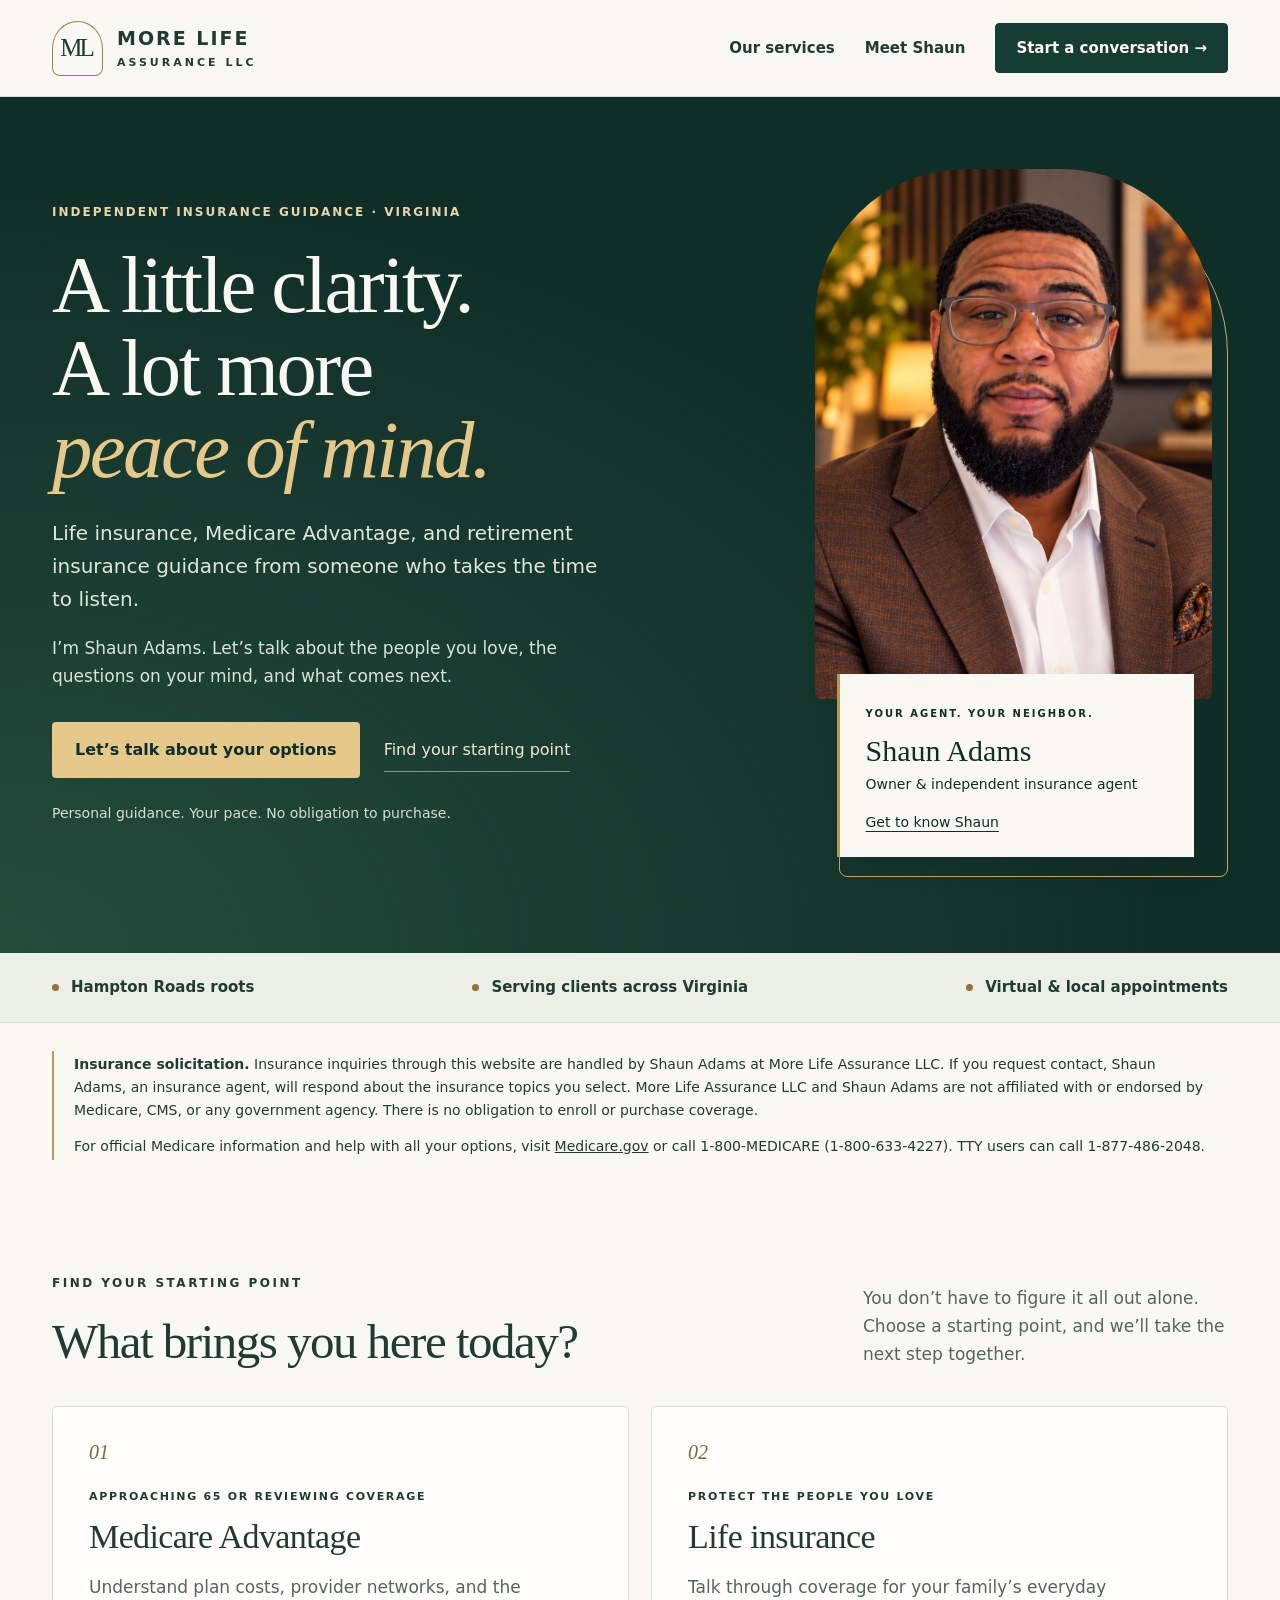
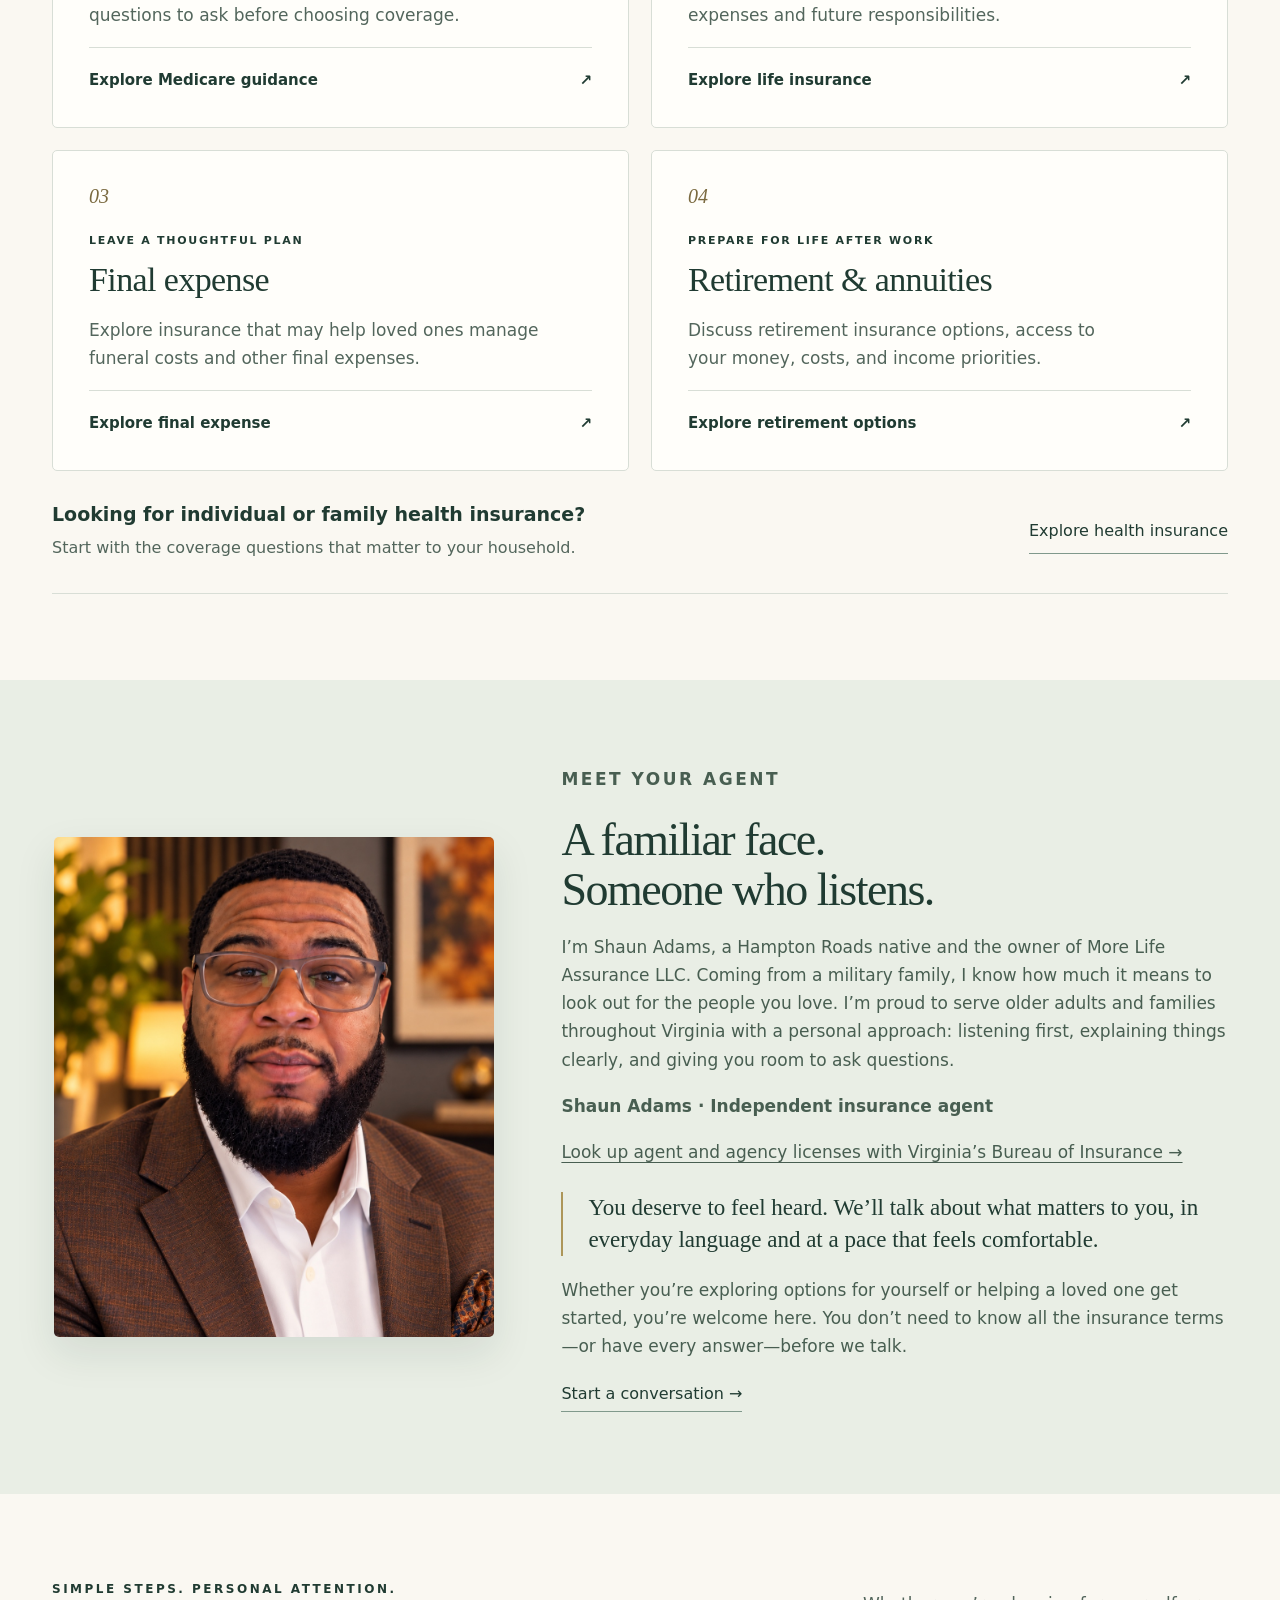
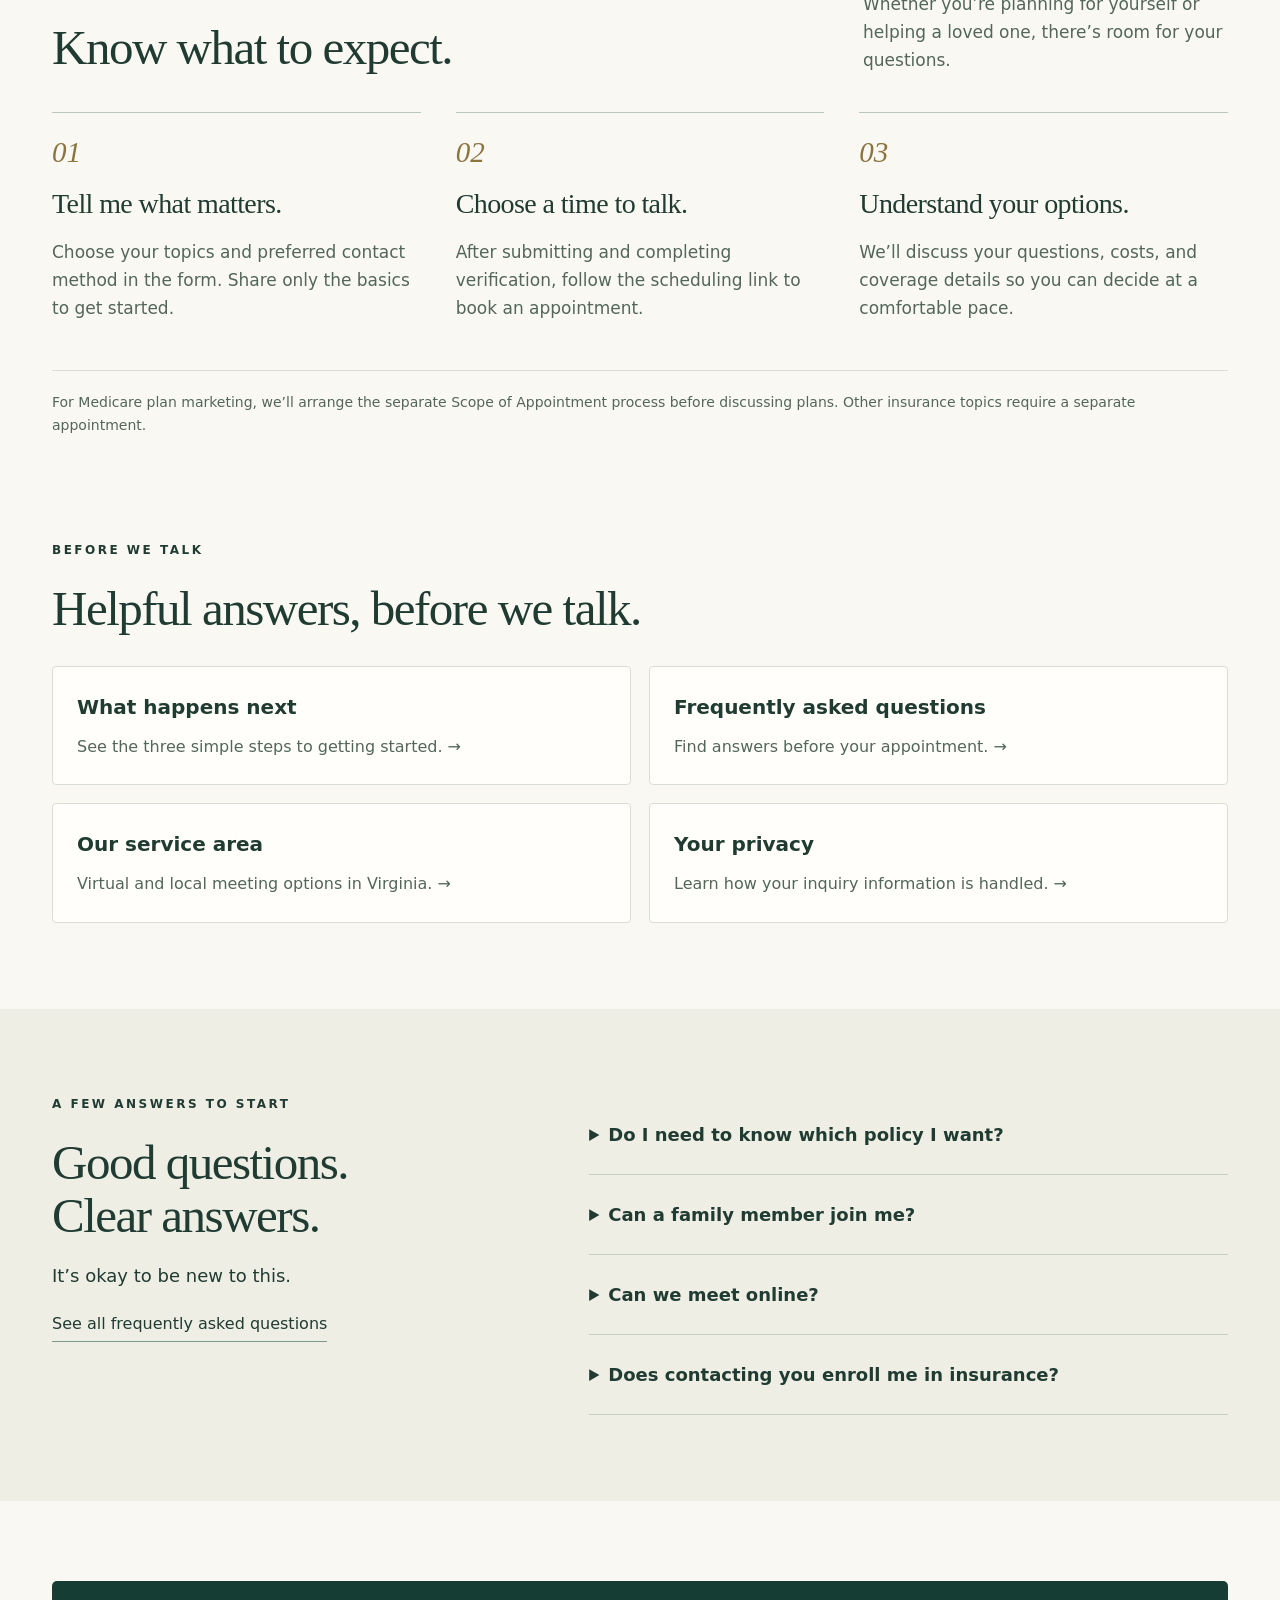
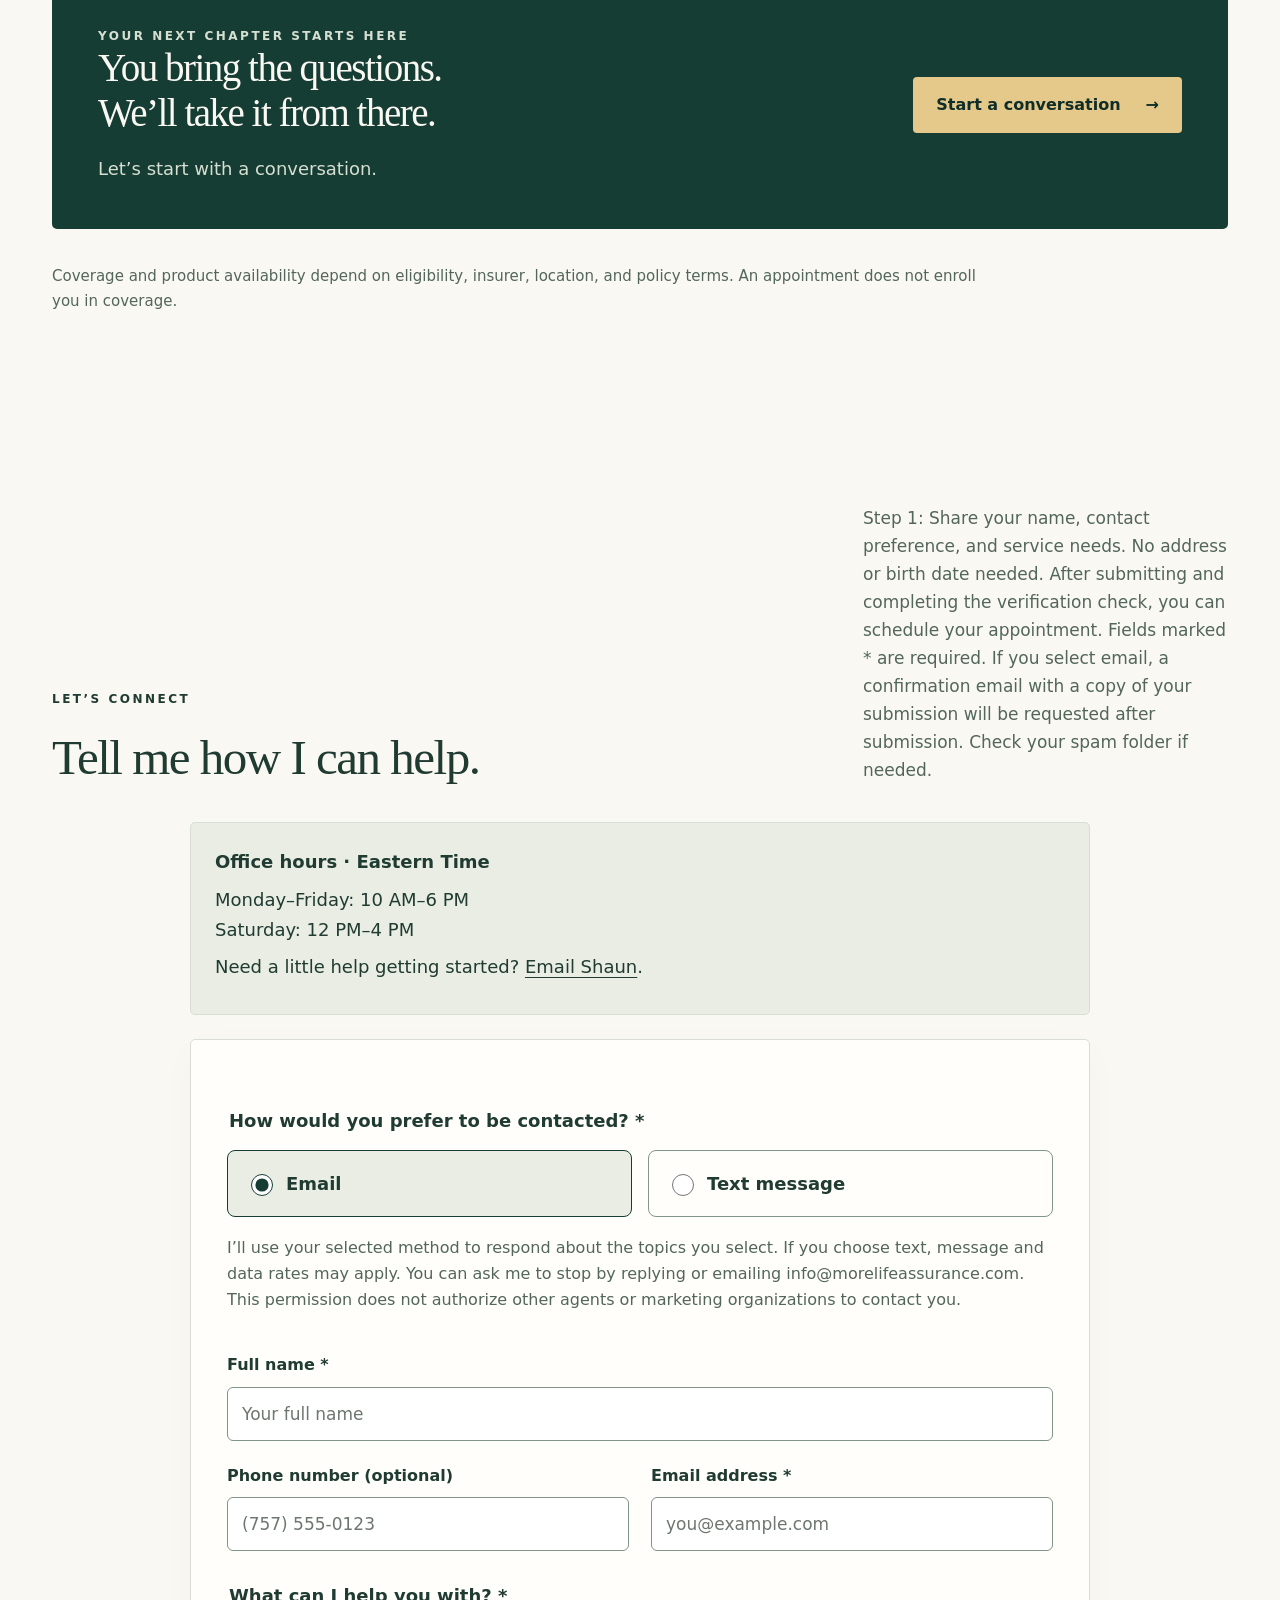
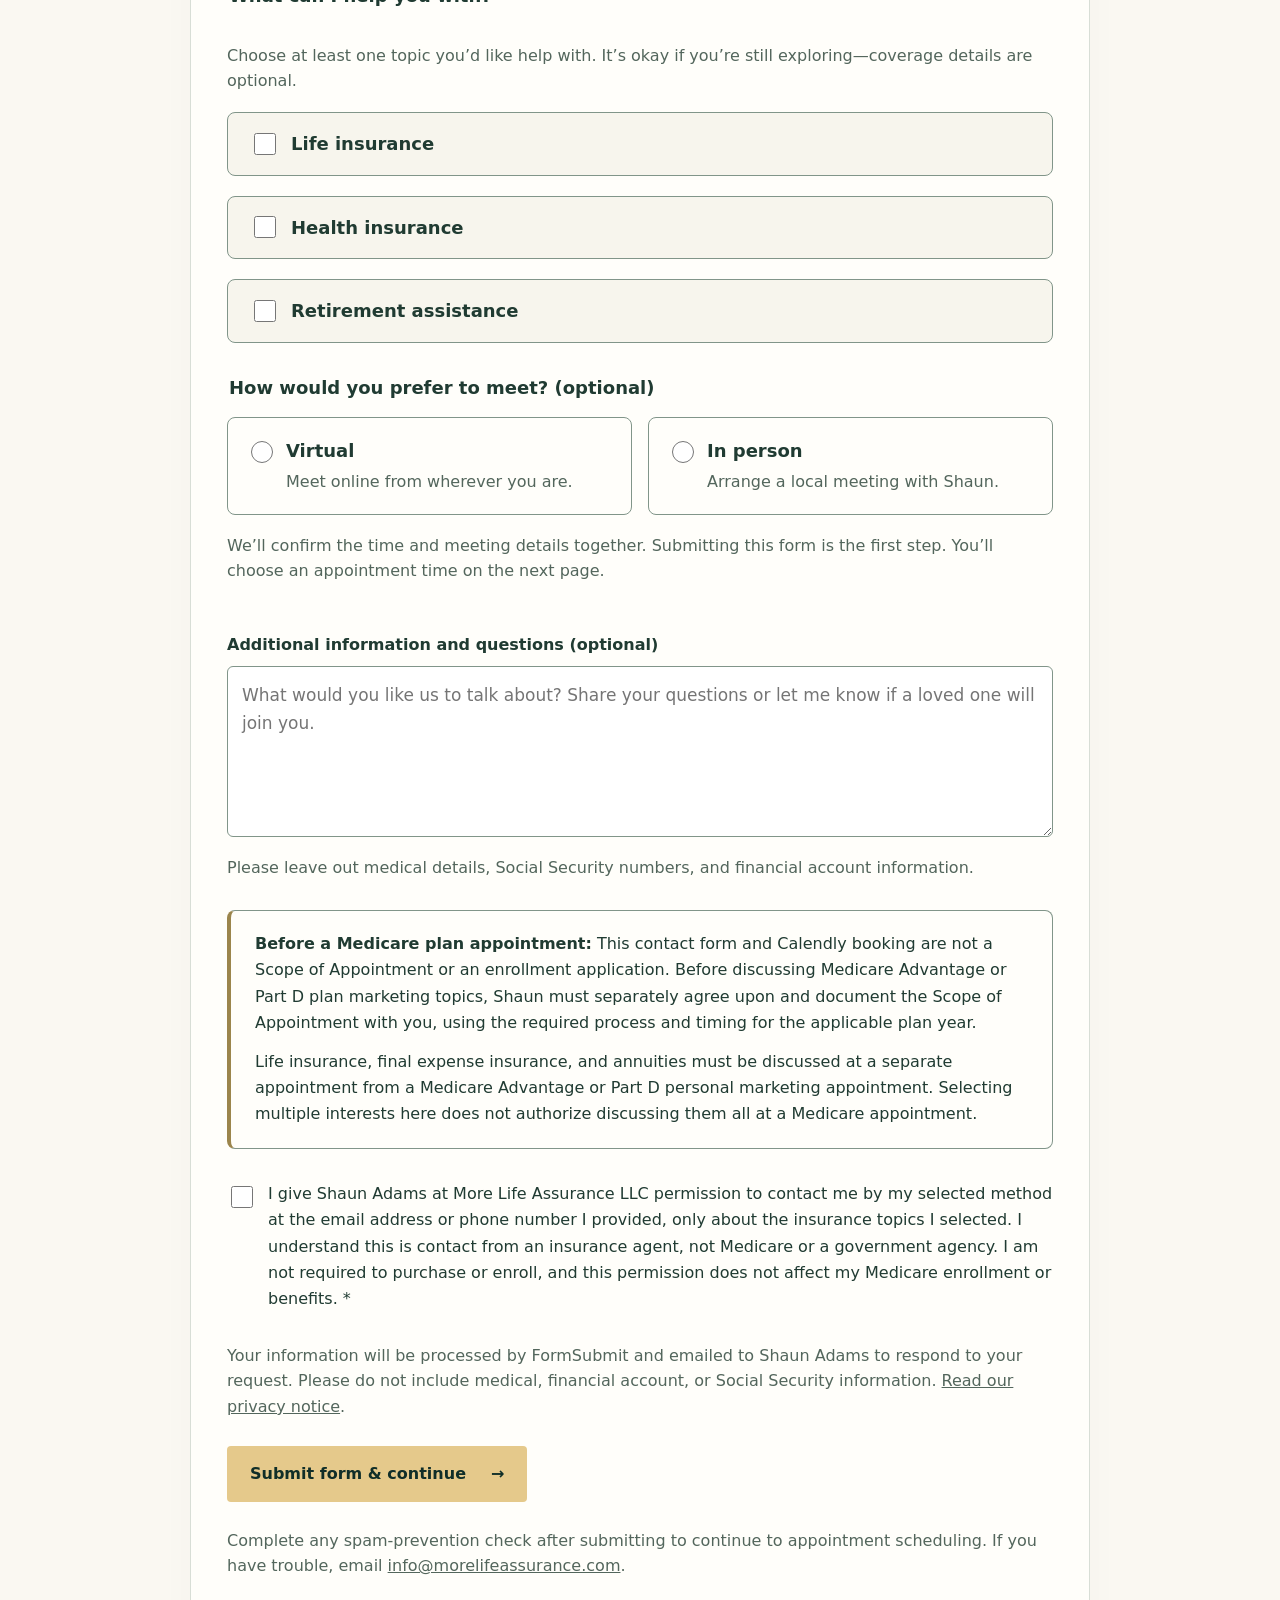
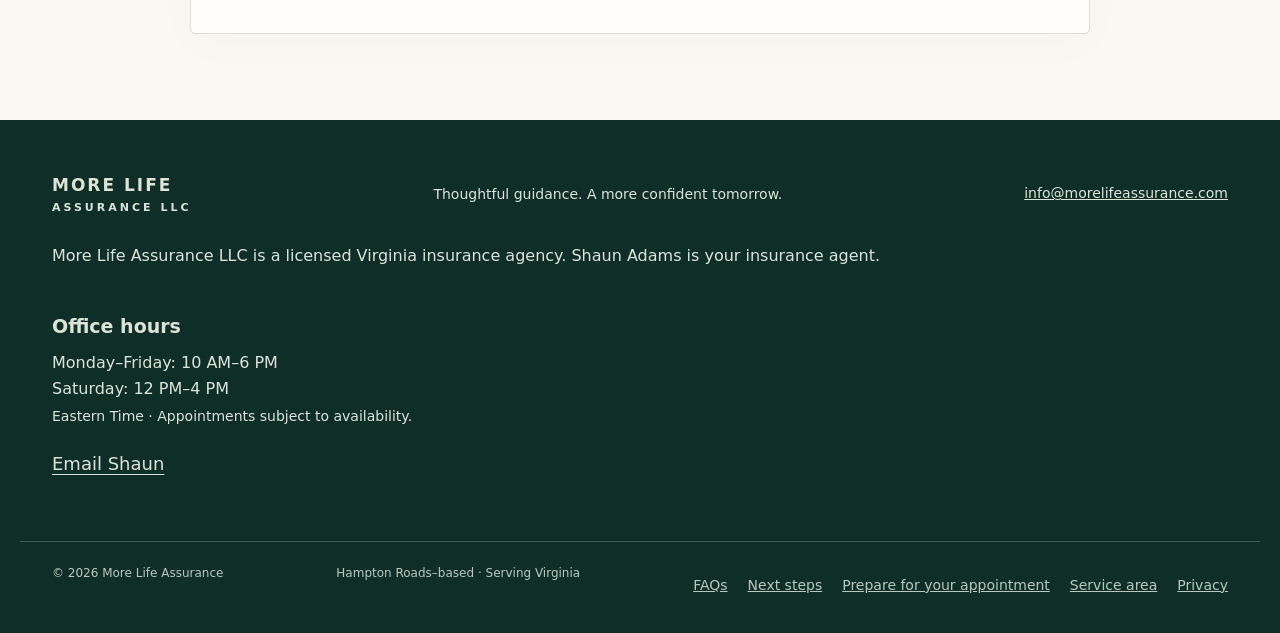
<file: index.html>
<!doctype html><html lang="en"><head><meta charset="utf-8"><meta name="viewport" content="width=device-width,initial-scale=1"><meta name="description" content="Hampton Roads native Shaun Adams offers personal life insurance, Medicare and retirement insurance guidance across Virginia. Start with a short contact form."><meta name="theme-color" content="#173e35"><title>Virginia Life Insurance &amp; Medicare Guidance | More Life Assurance</title><link rel="stylesheet" href="/styles.css"><link rel="canonical" href="https://morelifeassurance.com/"><script type="application/ld+json">{"@context":"https://schema.org","@type":"InsuranceAgency","name":"More Life Assurance LLC","areaServed":{"@type":"State","name":"Virginia"},"url":"https://morelifeassurance.com/","image":"https://morelifeassurance.com/images/shaun-adams.jpeg","email":"info@morelifeassurance.com"}</script><meta name="google-site-verification" content="ewzDV7oIIIVSMsPGH_c63zKSAsbpLGOlb7ZAuJkkLxY"></head><body><a class="skip" href="#main">Skip to content</a><header class="header"><div class="wrap header-inner"><a class="brand" href="/"><span class="monogram" aria-hidden="true">ML</span><span>MORE LIFE<span class="brand-small">ASSURANCE LLC</span></span></a><nav aria-label="Main navigation"><a href="/#services">Our services</a><a href="/#about">Meet Shaun</a><a href="/#information-form">Contact</a><a class="nav-book" href="/#information-form">Start a conversation <span aria-hidden="true">→</span></a></nav></div></header><main id="main"><section class="hero"><div class="wrap hero-grid"><div class="hero-copy"><p class="eyebrow">Independent insurance guidance · Virginia</p><h1>A little clarity.<br>A lot more<br><em>peace of mind.</em></h1><p class="lead">Life insurance, Medicare Advantage, and retirement insurance guidance from someone who takes the time to listen.</p><p class="hero-welcome">I’m Shaun Adams. Let’s talk about the people you love, the questions on your mind, and what comes next.</p><div class="actions"><a class="button gold" href="#information-form">Let’s talk about your options</a><a class="text-link" href="#services">Find your starting point</a></div><p class="hero-reassurance">Personal guidance. Your pace. No obligation to purchase.</p></div><figure class="hero-portrait"><img src="/images/shaun-adams.jpeg" alt="Shaun Adams, owner of More Life Assurance LLC" width="1086" height="1448" fetchpriority="high" decoding="async"><figcaption><span>YOUR AGENT. YOUR NEIGHBOR.</span><strong>Shaun Adams</strong><p>Owner &amp; independent insurance agent</p><a href="#about">Get to know Shaun</a></figcaption></figure></div></section><div class="intro-strip"><div class="wrap strip-inner"><span>Hampton Roads roots</span><span>Serving clients across Virginia</span><span>Virtual &amp; local appointments</span></div></div><div class="wrap disclosure-wrap"><aside class="compliance-notice" aria-label="Insurance disclosure"><p><strong>Insurance solicitation.</strong> Insurance inquiries through this website are handled by Shaun Adams at More Life Assurance LLC. If you request contact, Shaun Adams, an insurance agent, will respond about the insurance topics you select. More Life Assurance LLC and Shaun Adams are not affiliated with or endorsed by Medicare, CMS, or any government agency. There is no obligation to enroll or purchase coverage.</p><p>For official Medicare information and help with all your options, visit <a href="https://www.medicare.gov/">Medicare.gov</a> or call 1-800-MEDICARE (1-800-633-4227). TTY users can call 1-877-486-2048.</p></aside></div><section class="section wrap" id="services"><div class="section-heading"><div><p class="eyebrow">Find your starting point</p><h2>What brings you here today?</h2></div><p>You don’t have to figure it all out alone. Choose a starting point, and we’ll take the next step together.</p></div><div class="cards"><a class="service-card" href="/medicare.html"><span class="card-number">01</span><p class="eyebrow">Approaching 65 or reviewing coverage</p><h3>Medicare Advantage</h3><p>Understand plan costs, provider networks, and the questions to ask before choosing coverage.</p><span class="card-link">Explore Medicare guidance<span aria-hidden="true">↗</span></span></a><a class="service-card" href="/life-insurance.html"><span class="card-number">02</span><p class="eyebrow">Protect the people you love</p><h3>Life insurance</h3><p>Talk through coverage for your family’s everyday expenses and future responsibilities.</p><span class="card-link">Explore life insurance<span aria-hidden="true">↗</span></span></a><a class="service-card" href="/final-expense.html"><span class="card-number">03</span><p class="eyebrow">Leave a thoughtful plan</p><h3>Final expense</h3><p>Explore insurance that may help loved ones manage funeral costs and other final expenses.</p><span class="card-link">Explore final expense<span aria-hidden="true">↗</span></span></a><a class="service-card" href="/retirement-plans.html"><span class="card-number">04</span><p class="eyebrow">Prepare for life after work</p><h3>Retirement & annuities</h3><p>Discuss retirement insurance options, access to your money, costs, and income priorities.</p><span class="card-link">Explore retirement options<span aria-hidden="true">↗</span></span></a></div><div class="health-path"><div><strong>Looking for individual or family health insurance?</strong><p>Start with the coverage questions that matter to your household.</p></div><a class="text-link" href="/health-insurance.html">Explore health insurance</a></div></section><section class="section about" id="about"><div class="wrap about-grid"><figure class="agent-portrait"><img src="/images/shaun-adams.jpeg" alt="Shaun Adams, your local independent insurance agent" width="1086" height="1448" loading="lazy" decoding="async"></figure><div class="agent-bio"><p class="eyebrow">Meet your agent</p><h2>A familiar face.<br>Someone who listens.</h2><p>I’m Shaun Adams, a Hampton Roads native and the owner of More Life Assurance LLC. Coming from a military family, I know how much it means to look out for the people you love. I’m proud to serve older adults and families throughout Virginia with a personal approach: listening first, explaining things clearly, and giving you room to ask questions.</p><p class="signature">Shaun Adams · Independent insurance agent</p><p class="credential-link"><a href="https://www.scc.virginia.gov/boi/consumerinquiry/search.aspx?searchType=agent">Look up agent and agency licenses with Virginia’s Bureau of Insurance →</a></p><div class="quote">You deserve to feel heard. We’ll talk about what matters to you, in everyday language and at a pace that feels comfortable.</div><p>Whether you’re exploring options for yourself or helping a loved one get started, you’re welcome here. You don’t need to know all the insurance terms—or have every answer—before we talk.</p><a class="text-link" href="/#information-form">Start a conversation <span aria-hidden="true">→</span></a></div></div></section><section class="section wrap" id="why-shaun"><div class="section-heading"><div><p class="eyebrow">Simple steps. Personal attention.</p><h2>Know what to expect.</h2></div><p>Whether you’re planning for yourself or helping a loved one, there’s room for your questions.</p></div><div class="steps"><div class="step"><span class="process-number">01</span><h3>Tell me what matters.</h3><p>Choose your topics and preferred contact method in the form. Share only the basics to get started.</p></div><div class="step"><span class="process-number">02</span><h3>Choose a time to talk.</h3><p>After submitting and completing verification, follow the scheduling link to book an appointment.</p></div><div class="step"><span class="process-number">03</span><h3>Understand your options.</h3><p>We’ll discuss your questions, costs, and coverage details so you can decide at a comfortable pace.</p></div></div><p class="process-note">For Medicare plan marketing, we’ll arrange the separate Scope of Appointment process before discussing plans. Other insurance topics require a separate appointment.</p></section><section class="section wrap" id="helpful-information"><p class="eyebrow">Before we talk</p><h2>Helpful answers, before we talk.</h2><div class="information-links"><a href="/next-steps.html"><strong>What happens next</strong><span>See the three simple steps to getting started. →</span></a><a href="/faq.html"><strong>Frequently asked questions</strong><span>Find answers before your appointment. →</span></a><a href="/service-area.html"><strong>Our service area</strong><span>Virtual and local meeting options in Virginia. →</span></a><a href="/privacy.html"><strong>Your privacy</strong><span>Learn how your inquiry information is handled. →</span></a></div></section><section class="section home-faq"><div class="wrap faq-grid"><div><p class="eyebrow">A few answers to start</p><h2>Good questions.<br>Clear answers.</h2><p>It’s okay to be new to this.</p><a class="text-link" href="/faq.html">See all frequently asked questions</a></div><div class="faq-list"><details><summary>Do I need to know which policy I want?</summary><p>No. Start with what you want to protect and the questions on your mind. Shaun can help explain the insurance topics relevant to your needs.</p></details><details><summary>Can a family member join me?</summary><p>Yes. Let Shaun know when arranging the appointment. We’ll confirm your permission before discussing personal information with anyone else.</p></details><details><summary>Can we meet online?</summary><p>Virtual appointments are available for clients across Virginia. Local in-person meetings can be arranged in Hampton Roads.</p></details><details><summary>Does contacting you enroll me in insurance?</summary><p>No. Your inquiry requests contact about the topics you select. It does not enroll you in coverage or require a purchase.</p></details></div></div></section><section class="section compact wrap" id="contact"><div class="cta"><div><p class="eyebrow">Your next chapter starts here</p><h2>You bring the questions.<br>We’ll take it from there.</h2><p>Let’s start with a conversation.</p></div><a class="button gold" href="/#information-form">Start a conversation <span aria-hidden="true">→</span></a></div><p class="note">Coverage and product availability depend on eligibility, insurer, location, and policy terms. An appointment does not enroll you in coverage.</p></section><section class="section wrap" id="information-form"><div class="section-heading"><div><p class="eyebrow">Let’s connect</p><h2>Tell me how I can help.</h2></div><p>Step 1: Share your name, contact preference, and service needs. No address or birth date needed. After submitting and completing the verification check, you can schedule your appointment. Fields marked * are required. If you select email, a confirmation email with a copy of your submission will be requested after submission. Check your spam folder if needed.</p></div><aside class="contact-hours"><strong>Office hours · Eastern Time</strong><p>Monday–Friday: 10 AM–6 PM<br>Saturday: 12 PM–4 PM</p><p>Need a little help getting started? <a href="mailto:info@morelifeassurance.com">Email Shaun</a>.</p></aside><form class="inquiry-form" action="https://formsubmit.co/info@morelifeassurance.com" method="POST"><p id="form-error" class="form-error" role="alert" hidden></p><input type="text" name="_honey" tabindex="-1" autocomplete="off" aria-hidden="true" style="display:none">
<input type="hidden" name="_captcha" value="true">
<input type="hidden" name="_subject" value="New More Life Assurance website inquiry"><input type="hidden" name="_template" value="table"><input id="email-confirmation" type="hidden" name="_autoresponse" value="Thank you for contacting More Life Assurance LLC. Your inquiry has been submitted. If you have not already booked, visit https://morelifeassurance.com/thank-you.html to choose an appointment time. An inquiry is not an appointment confirmation or insurance enrollment. Office hours: Monday-Friday 10 AM-6 PM and Saturday 12 PM-4 PM, Eastern Time. Prepare for your conversation at https://morelifeassurance.com/appointment-preparation.html. For questions, email info@morelifeassurance.com. Please do not email medical details, Social Security numbers, or financial account information."><input type="hidden" name="contact_notice_version" value="2026-10-10-v4"><input type="hidden" name="_next" value="https://morelifeassurance.com/thank-you.html"><fieldset class="meeting-choice"><legend>How would you prefer to be contacted? *</legend><div class="radio-options"><label><input type="radio" name="contact_preference" value="Email" required checked><span>Email</span></label><label><input type="radio" name="contact_preference" value="Text message" required><span>Text message</span></label></div><p class="form-help">I’ll use your selected method to respond about the topics you select. If you choose text, message and data rates may apply. You can ask me to stop by replying or emailing info@morelifeassurance.com. This permission does not authorize other agents or marketing organizations to contact you.</p></fieldset><div class="form-grid"><div class="form-field full-width"><label for="full-name">Full name *</label><input id="full-name" name="name" type="text" autocomplete="name" placeholder="Your full name" maxlength="150" required></div><div class="form-field"><label for="phone" id="phone-label">Phone number (required for text)</label><input id="phone" name="phone" type="tel" autocomplete="tel" placeholder="(757) 555-0123" maxlength="30"></div><div class="form-field"><label for="email" id="email-label">Email address (required for email)</label><input id="email" name="email" type="email" autocomplete="email" placeholder="you@example.com" maxlength="150" required></div></div><fieldset class="meeting-choice"><legend>What can I help you with? *</legend><p class="form-help">Choose at least one topic you’d like help with. It’s okay if you’re still exploring—coverage details are optional.</p><div class="service-needs"><div class="need-group" data-service="life_insurance"><label class="need-title"><input class="service-toggle" type="checkbox" name="needs_life_insurance" value="Yes"><span>Life insurance</span></label><details class="optional-coverage"><summary>Coverage details (optional)</summary><fieldset class="need-details"><legend>How much coverage are you interested in?</legend><p class="form-help">Choose a starting amount to discuss, not a quote. Select an amount or choose “Help me decide.” Availability depends on the policy and eligibility.</p><div class="need-options"><label><input type="radio" name="life_coverage_amount" value="$10,000"><span>$10,000</span></label><label><input type="radio" name="life_coverage_amount" value="$25,000"><span>$25,000</span></label><label><input type="radio" name="life_coverage_amount" value="$50,000"><span>$50,000</span></label><label><input type="radio" name="life_coverage_amount" value="$100,000"><span>$100,000</span></label><label><input type="radio" name="life_coverage_amount" value="$250,000"><span>$250,000</span></label><label><input type="radio" name="life_coverage_amount" value="$500,000 or more"><span>$500,000 or more</span></label><label><input type="radio" name="life_coverage_amount" value="Help me decide"><span>Help me decide</span></label></div></fieldset></details></div><div class="need-group" data-service="health_insurance"><label class="need-title"><input class="service-toggle" type="checkbox" name="needs_health_insurance" value="Yes"><span>Health insurance</span></label><details class="optional-coverage"><summary>Coverage details (optional)</summary><fieldset class="need-details"><legend>What type of coverage interests you?</legend><p class="form-help">Select all that apply. We’ll discuss availability and the appropriate next steps.</p><div class="need-options"><label><input type="checkbox" name="health_coverage_type_1" value="Individual or family coverage"><span>Individual or family coverage</span></label><label><input type="checkbox" name="health_coverage_type_2" value="Medicare Advantage plans"><span>Medicare Advantage plans</span></label><label><input type="checkbox" name="health_coverage_type_3" value="Dental and vision coverage"><span>Dental and vision coverage</span></label></div></fieldset></details></div><div class="need-group" data-service="retirement_assistance"><label class="need-title"><input class="service-toggle" type="checkbox" name="needs_retirement_assistance" value="Yes"><span>Retirement assistance</span></label><details class="optional-coverage"><summary>Coverage details (optional)</summary><fieldset class="need-details"><legend>What are your retirement goals?</legend><p class="form-help">Select all that apply.</p><div class="need-options"><label><input type="checkbox" name="retirement_goal_1" value="Plan for retirement income"><span>Plan for retirement income</span></label><label><input type="checkbox" name="retirement_goal_2" value="Protect retirement savings"><span>Protect retirement savings</span></label><label><input type="checkbox" name="retirement_goal_3" value="Leave a legacy for loved ones"><span>Leave a legacy for loved ones</span></label></div></fieldset></details></div></div></fieldset><fieldset class="meeting-choice"><legend>How would you prefer to meet? (optional)</legend><div class="radio-options"><label><input type="radio" name="meeting_preference" value="Virtual"> <span>Virtual<span class="choice-help">Meet online from wherever you are.</span></span></label><label><input type="radio" name="meeting_preference" value="In person"> <span>In person<span class="choice-help">Arrange a local meeting with Shaun.</span></span></label></div><p class="form-help">We’ll confirm the time and meeting details together. Submitting this form is the first step. You’ll choose an appointment time on the next page.</p></fieldset><div class="form-field extra-info"><label for="additional-information">Additional information and questions (optional)</label><textarea id="additional-information" name="additional_information_and_questions" rows="5" maxlength="3000" aria-describedby="questions-help" placeholder="What would you like us to talk about? Share your questions or let me know if a loved one will join you."></textarea><p id="questions-help" class="form-help">Please leave out medical details, Social Security numbers, and financial account information.</p></div><aside class="compliance-notice"><p><strong>Before a Medicare plan appointment:</strong> This contact form and Calendly booking are not a Scope of Appointment or an enrollment application. Before discussing Medicare Advantage or Part D plan marketing topics, Shaun must separately agree upon and document the Scope of Appointment with you, using the required process and timing for the applicable plan year.</p><p>Life insurance, final expense insurance, and annuities must be discussed at a separate appointment from a Medicare Advantage or Part D personal marketing appointment. Selecting multiple interests here does not authorize discussing them all at a Medicare appointment.</p></aside><label class="contact-consent"><input type="checkbox" name="contact_permission" value="I give Shaun Adams at More Life Assurance LLC permission to contact me by my selected method at the email address or phone number I provided, only about the insurance topics I selected. I understand this is contact from an insurance agent, not Medicare or a government agency. I am not required to purchase or enroll, and this permission does not affect my Medicare enrollment or benefits." required><span>I give Shaun Adams at More Life Assurance LLC permission to contact me by my selected method at the email address or phone number I provided, only about the insurance topics I selected. I understand this is contact from an insurance agent, not Medicare or a government agency. I am not required to purchase or enroll, and this permission does not affect my Medicare enrollment or benefits. *</span></label><p class="form-help">Your information will be processed by FormSubmit and emailed to Shaun Adams to respond to your request. Please do not include medical, financial account, or Social Security information. <a href="/privacy.html">Read our privacy notice</a>.</p><button class="button gold" type="submit">Submit form &amp; continue <span aria-hidden="true">→</span></button><p class="form-help">Complete any spam-prevention check after submitting to continue to appointment scheduling. If you have trouble, email <a href="mailto:info@morelifeassurance.com">info@morelifeassurance.com</a>.</p></form></section></main><footer><div class="wrap footer-top"><a class="brand" href="/">MORE LIFE <span class="brand-small">ASSURANCE LLC</span></a><p>Thoughtful guidance. A more confident tomorrow.</p><a href="mailto:info@morelifeassurance.com">info@morelifeassurance.com</a></div><div class="wrap"><p style="font-size:16px">More Life Assurance LLC is a licensed Virginia insurance agency. Shaun Adams is your insurance agent.</p></div><section class="wrap office-hours" aria-label="Office hours"><h2>Office hours</h2><p>Monday–Friday: 10 AM–6 PM<br>Saturday: 12 PM–4 PM<br><span>Eastern Time · Appointments subject to availability.</span></p><a href="mailto:info@morelifeassurance.com">Email Shaun</a></section><div class="wrap footer-bottom"><span>© 2026 More Life Assurance</span><span>Hampton Roads–based · Serving Virginia</span><span class="footer-links"><a href="/faq.html">FAQs</a><a href="/next-steps.html">Next steps</a><a href="/appointment-preparation.html">Prepare for your appointment</a><a href="/service-area.html">Service area</a><a href="/privacy.html">Privacy</a></span></div></footer><script src="/contact-form.js" defer></script><div class="mobile-start"><a class="button gold" href="/#information-form">Get started <span aria-hidden="true">→</span></a></div></body></html>
</file>
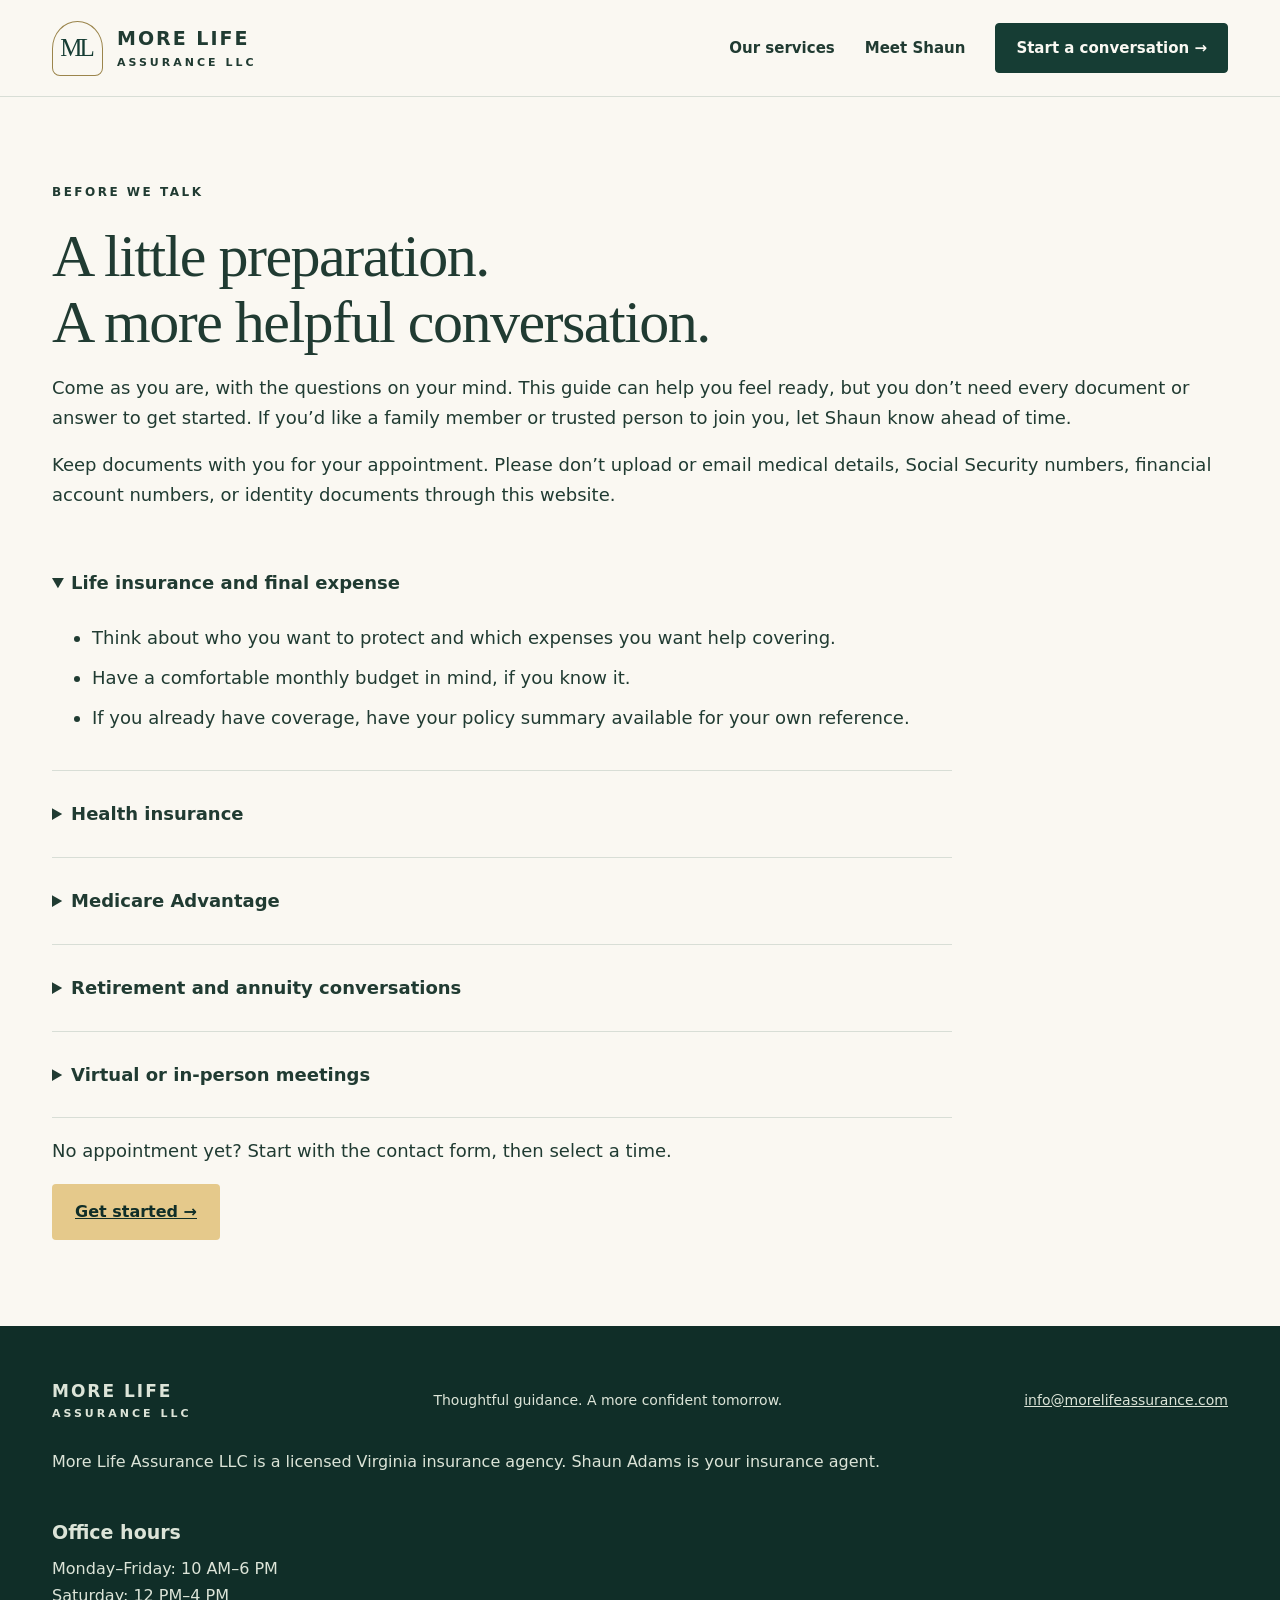
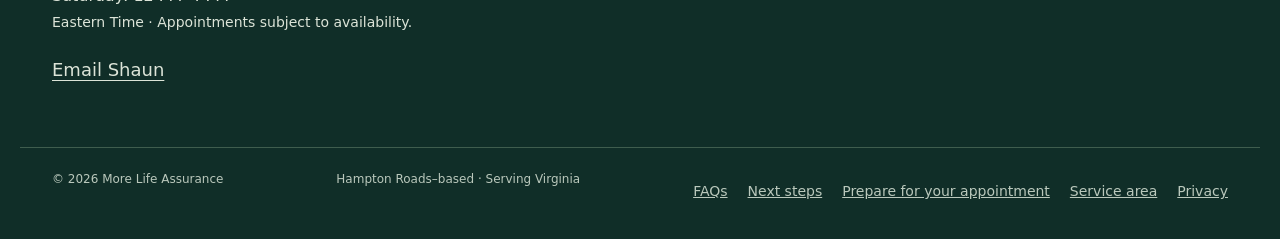
<file: appointment-preparation.html>
<!doctype html><html lang="en"><head><meta charset="utf-8"><meta name="viewport" content="width=device-width,initial-scale=1"><meta name="description" content="A simple preparation guide for your insurance appointment with Shaun Adams in Virginia."><meta name="theme-color" content="#173e35"><title>Prepare for your appointment | More Life Assurance</title><link rel="stylesheet" href="/styles.css"><link rel="canonical" href="https://morelifeassurance.com/appointment-preparation.html"></head><body><a class="skip" href="#main">Skip to content</a><header class="header"><div class="wrap header-inner"><a class="brand" href="/"><span class="monogram" aria-hidden="true">ML</span><span>MORE LIFE<span class="brand-small">ASSURANCE LLC</span></span></a><nav aria-label="Main navigation"><a href="/#services">Our services</a><a href="/#about">Meet Shaun</a><a href="/#information-form">Contact</a><a class="nav-book" href="/#information-form">Start a conversation <span aria-hidden="true">→</span></a></nav></div></header><main id="main" class="info-page"><section class="section wrap privacy-content"><p class="eyebrow">Before we talk</p><h1>A little preparation.<br>A more helpful conversation.</h1><p>Come as you are, with the questions on your mind. This guide can help you feel ready, but you don’t need every document or answer to get started. If you’d like a family member or trusted person to join you, let Shaun know ahead of time.</p><p>Keep documents with you for your appointment. Please don’t upload or email medical details, Social Security numbers, financial account numbers, or identity documents through this website.</p><div class="faq-list"><details open><summary>Life insurance and final expense</summary><ul><li>Think about who you want to protect and which expenses you want help covering.</li><li>Have a comfortable monthly budget in mind, if you know it.</li><li>If you already have coverage, have your policy summary available for your own reference.</li></ul></details><details><summary>Health insurance</summary><ul><li>Think about who needs coverage and when you would like coverage to begin.</li><li>Have a list of the doctors, hospitals, and pharmacies that matter to you.</li><li>Write down questions about premiums, deductibles, and out-of-pocket costs.</li></ul></details><details><summary>Medicare Advantage</summary><ul><li>Have your current coverage information available for reference; don’t submit your Medicare number on this website.</li><li>Prepare your questions and a private list of your doctors, prescriptions, and preferred pharmacies.</li><li>Complete the separate Scope of Appointment process with Shaun before a plan marketing appointment, using the requirements for the applicable plan year.</li></ul><p>This preparation guide is not a Scope of Appointment or enrollment application. Life insurance, final expense, and annuity discussions require a separate appointment from a Medicare plan marketing appointment.</p></details><details><summary>Retirement and annuity conversations</summary><ul><li>Think about when you hope to retire and your priorities for retirement income.</li><li>Consider money you may need access to for emergencies or upcoming expenses.</li><li>Bring questions about insurance options, costs, access to funds, and how a product could fit your goals. Keep account numbers private.</li></ul></details><details><summary>Virtual or in-person meetings</summary><ul><li>For a virtual appointment, choose a quiet place and check the meeting link and your internet connection.</li><li>For an in-person appointment, confirm the meeting location with Shaun first.</li><li>If you need an accommodation or help preparing, email <a href="mailto:info@morelifeassurance.com">info@morelifeassurance.com</a>.</li></ul></details></div><p>No appointment yet? Start with the contact form, then select a time.</p><a class="button gold" href="/#information-form">Get started →</a></section></main><footer><div class="wrap footer-top"><a class="brand" href="/">MORE LIFE <span class="brand-small">ASSURANCE LLC</span></a><p>Thoughtful guidance. A more confident tomorrow.</p><a href="mailto:info@morelifeassurance.com">info@morelifeassurance.com</a></div><div class="wrap"><p style="font-size:16px">More Life Assurance LLC is a licensed Virginia insurance agency. Shaun Adams is your insurance agent.</p></div><section class="wrap office-hours" aria-label="Office hours"><h2>Office hours</h2><p>Monday–Friday: 10 AM–6 PM<br>Saturday: 12 PM–4 PM<br><span>Eastern Time · Appointments subject to availability.</span></p><a href="mailto:info@morelifeassurance.com">Email Shaun</a></section><div class="wrap footer-bottom"><span>© 2026 More Life Assurance</span><span>Hampton Roads–based · Serving Virginia</span><span class="footer-links"><a href="/faq.html">FAQs</a><a href="/next-steps.html">Next steps</a><a href="/appointment-preparation.html">Prepare for your appointment</a><a href="/service-area.html">Service area</a><a href="/privacy.html">Privacy</a></span></div></footer><div class="mobile-start"><a class="button gold" href="/#information-form">Get started <span aria-hidden="true">→</span></a></div></body></html>
</file>
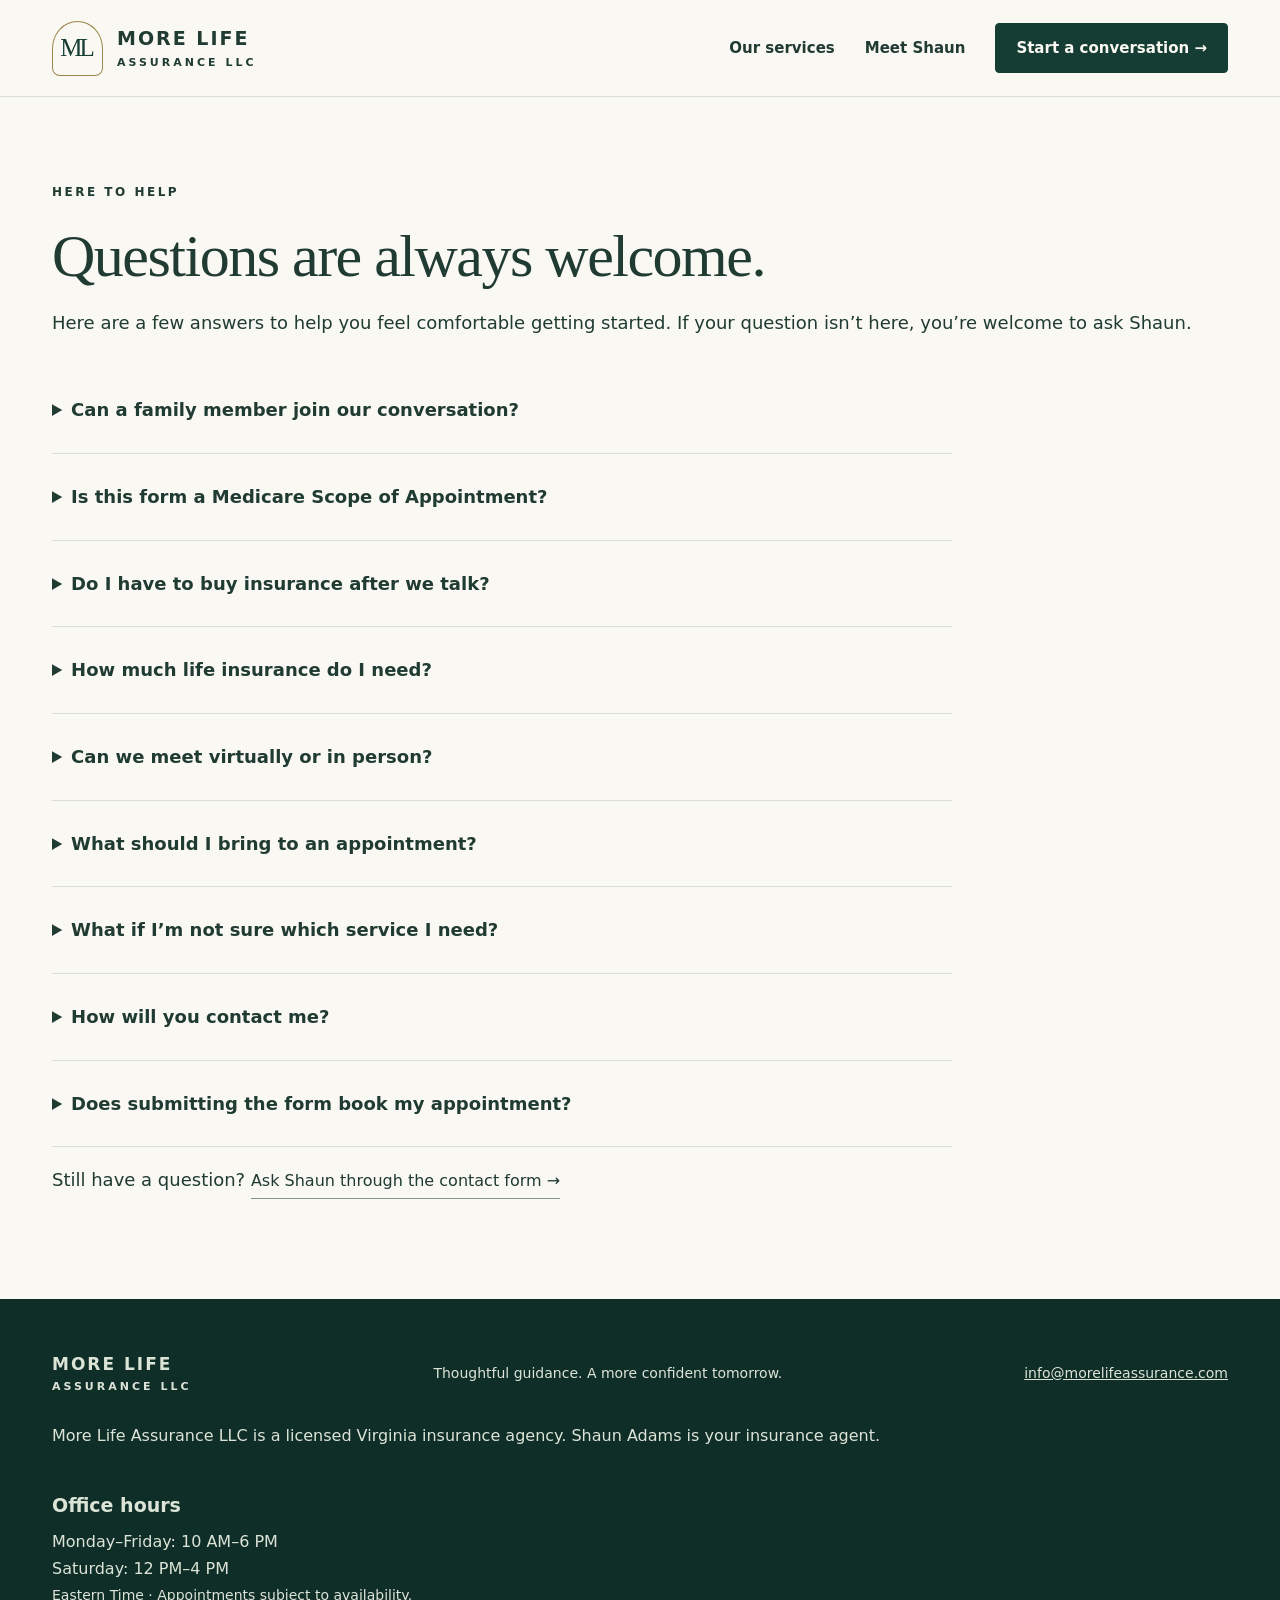
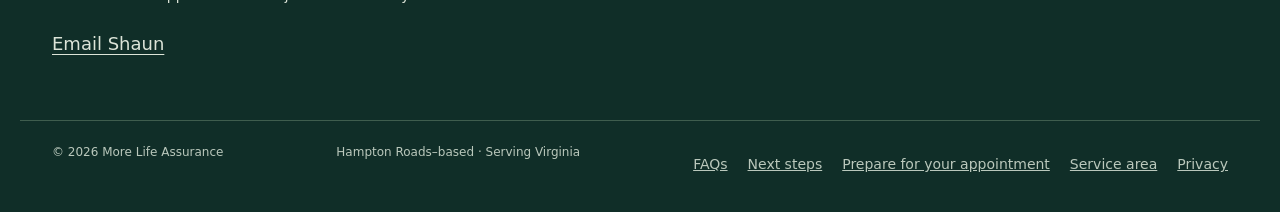
<file: faq.html>
<!doctype html><html lang="en"><head><meta charset="utf-8"><meta name="viewport" content="width=device-width,initial-scale=1"><meta name="description" content="Frequently asked questions at More Life Assurance."><meta name="theme-color" content="#173e35"><title>Frequently asked questions | More Life Assurance</title><link rel="stylesheet" href="/styles.css"><link rel="canonical" href="https://morelifeassurance.com/faq.html"></head><body><a class="skip" href="#main">Skip to content</a><header class="header"><div class="wrap header-inner"><a class="brand" href="/"><span class="monogram" aria-hidden="true">ML</span><span>MORE LIFE<span class="brand-small">ASSURANCE LLC</span></span></a><nav aria-label="Main navigation"><a href="/#services">Our services</a><a href="/#about">Meet Shaun</a><a href="/#information-form">Contact</a><a class="nav-book" href="/#information-form">Start a conversation <span aria-hidden="true">→</span></a></nav></div></header><main id="main" class="info-page"><section class="section wrap" id="faq"><p class="eyebrow">Here to help</p><h1>Questions are always welcome.</h1><p>Here are a few answers to help you feel comfortable getting started. If your question isn’t here, you’re welcome to ask Shaun.</p><div class="faq-list"><details><summary>Can a family member join our conversation?</summary><p>Yes. If you’d like a family member or trusted person to join you, let Shaun know when arranging the appointment. We’ll keep your wishes at the center of the conversation and confirm your permission before discussing your personal information.</p></details><details><summary>Is this form a Medicare Scope of Appointment?</summary><p>No. It only requests contact about the topics you select. Before Medicare Advantage or Part D personal marketing, Shaun must separately document the agreed Scope of Appointment and follow the timing rules for the applicable plan year. Life insurance and annuity discussions require a separate appointment.</p></details><details><summary>Do I have to buy insurance after we talk?</summary><p>No. Our conversation is a chance to ask questions and understand your options. Submitting the form or booking an appointment does not enroll you in coverage or require a purchase.</p></details><details><summary>How much life insurance do I need?</summary><p>The right amount depends on what you want the coverage to help with and what fits your budget. We can discuss your priorities together. The optional amounts on the form are starting points for a conversation, not quotes or recommendations.</p></details><details><summary>Can we meet virtually or in person?</summary><p>Yes. Choose your preference on the contact form. Virtual appointments are available for Virginia clients, and local in-person meetings can be arranged in Hampton Roads. We’ll confirm the meeting details together.</p></details><details><summary>What should I bring to an appointment?</summary><p>Bring your questions, a general idea of your budget, and information about any coverage you already have. You don’t need every answer before we talk. Please don’t put medical details, Social Security numbers, or financial account information in the contact form.</p></details><details><summary>What if I’m not sure which service I need?</summary><p>Share what you’re hoping to accomplish in the additional information and questions box. You can select more than one service, and we can talk through where to start.</p></details><details><summary>How will you contact me?</summary><p>Choose email or text on the form. I’ll use your selected method to respond about your inquiry. You can ask to change that preference or stop follow-up by emailing info@morelifeassurance.com.</p></details><details><summary>Does submitting the form book my appointment?</summary><p>Not yet. After you submit and complete any verification check, the next page gives you a scheduling link. Choose a time and finish booking on Calendly to confirm your appointment. If you have trouble, email info@morelifeassurance.com.</p></details></div><p>Still have a question? <a class="text-link" href="/#information-form">Ask Shaun through the contact form →</a></p></section></main><footer><div class="wrap footer-top"><a class="brand" href="/">MORE LIFE <span class="brand-small">ASSURANCE LLC</span></a><p>Thoughtful guidance. A more confident tomorrow.</p><a href="mailto:info@morelifeassurance.com">info@morelifeassurance.com</a></div><div class="wrap"><p style="font-size:16px">More Life Assurance LLC is a licensed Virginia insurance agency. Shaun Adams is your insurance agent.</p></div><section class="wrap office-hours" aria-label="Office hours"><h2>Office hours</h2><p>Monday–Friday: 10 AM–6 PM<br>Saturday: 12 PM–4 PM<br><span>Eastern Time · Appointments subject to availability.</span></p><a href="mailto:info@morelifeassurance.com">Email Shaun</a></section><div class="wrap footer-bottom"><span>© 2026 More Life Assurance</span><span>Hampton Roads–based · Serving Virginia</span><span class="footer-links"><a href="/faq.html">FAQs</a><a href="/next-steps.html">Next steps</a><a href="/appointment-preparation.html">Prepare for your appointment</a><a href="/service-area.html">Service area</a><a href="/privacy.html">Privacy</a></span></div></footer><div class="mobile-start"><a class="button gold" href="/#information-form">Get started <span aria-hidden="true">→</span></a></div></body></html>
</file>
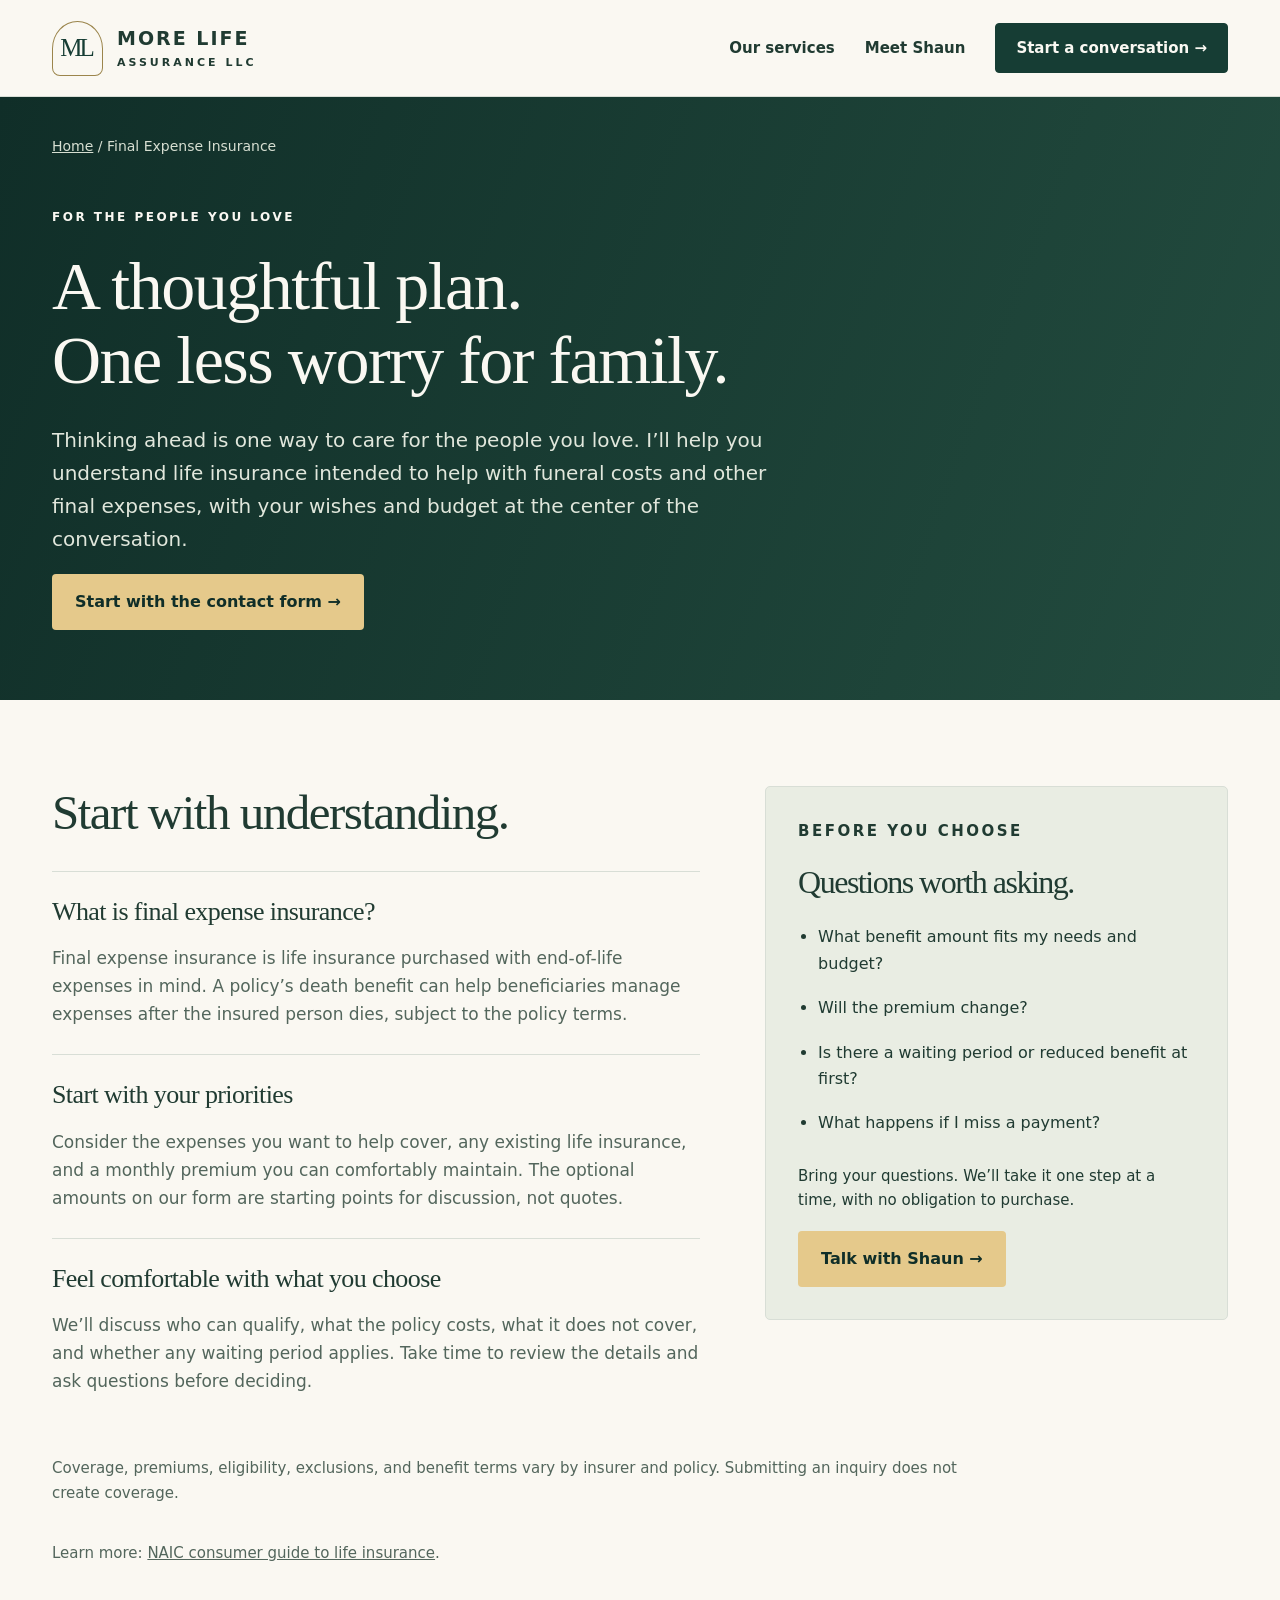
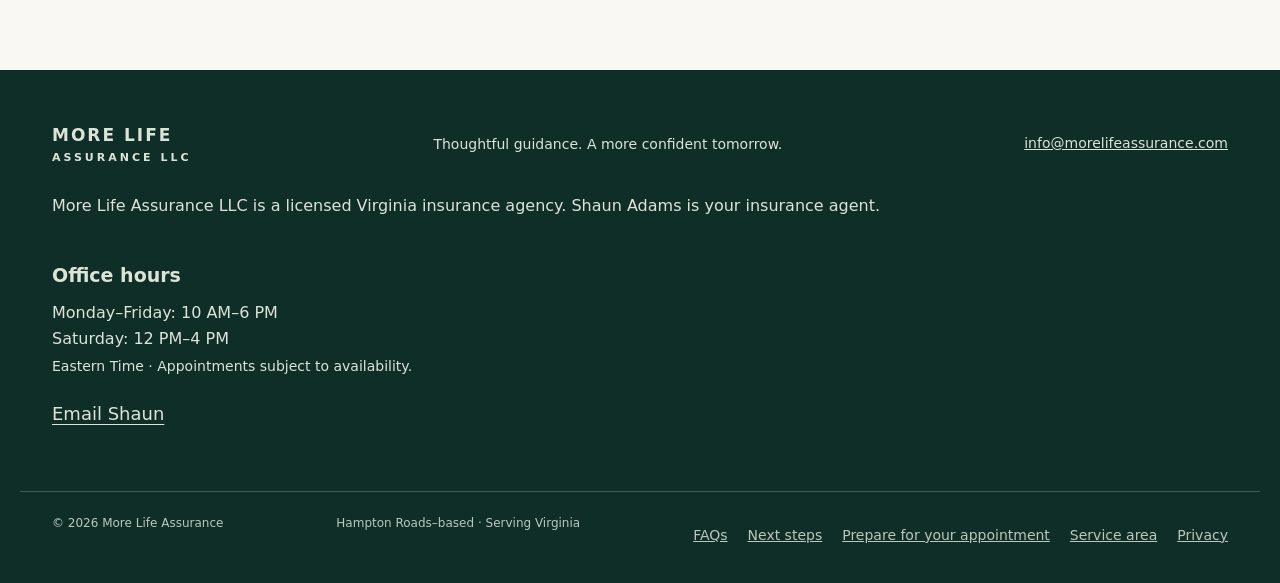
<file: final-expense.html>
<!doctype html><html lang="en"><head><meta charset="utf-8"><meta name="viewport" content="width=device-width,initial-scale=1"><meta name="description" content="Explore final expense life insurance with Shaun Adams. Discuss benefit amounts, premiums and policy questions in Hampton Roads and across Virginia."><meta name="theme-color" content="#173e35"><title>Final Expense Insurance in Virginia | More Life Assurance</title><link rel="stylesheet" href="/styles.css"><link rel="canonical" href="https://morelifeassurance.com/final-expense.html"></head><body><a class="skip" href="#main">Skip to content</a><header class="header"><div class="wrap header-inner"><a class="brand" href="/"><span class="monogram" aria-hidden="true">ML</span><span>MORE LIFE<span class="brand-small">ASSURANCE LLC</span></span></a><nav aria-label="Main navigation"><a href="/#services">Our services</a><a href="/#about">Meet Shaun</a><a href="/#information-form">Contact</a><a class="nav-book" href="/#information-form">Start a conversation <span aria-hidden="true">→</span></a></nav></div></header><main id="main"><section class="service-hero"><div class="wrap"><div class="breadcrumb"><a href="/">Home</a> / Final Expense Insurance</div><p class="eyebrow">For the people you love</p><h1>A thoughtful plan.<br>One less worry for family.</h1><p class="lead">Thinking ahead is one way to care for the people you love. I’ll help you understand life insurance intended to help with funeral costs and other final expenses, with your wishes and budget at the center of the conversation.</p><a class="button gold" href="/#information-form">Start with the contact form →</a></div></section><section class="section wrap"><div class="detail-grid"><div><h2>Start with understanding.</h2><div class="detail-list"><section class="detail-item"><h3>What is final expense insurance?</h3><p>Final expense insurance is life insurance purchased with end-of-life expenses in mind. A policy’s death benefit can help beneficiaries manage expenses after the insured person dies, subject to the policy terms.</p></section><section class="detail-item"><h3>Start with your priorities</h3><p>Consider the expenses you want to help cover, any existing life insurance, and a monthly premium you can comfortably maintain. The optional amounts on our form are starting points for discussion, not quotes.</p></section><section class="detail-item"><h3>Feel comfortable with what you choose</h3><p>We’ll discuss who can qualify, what the policy costs, what it does not cover, and whether any waiting period applies. Take time to review the details and ask questions before deciding.</p></section></div></div><aside class="prep"><p class="eyebrow">Before you choose</p><h2>Questions worth asking.</h2><ul><li>What benefit amount fits my needs and budget?</li><li>Will the premium change?</li><li>Is there a waiting period or reduced benefit at first?</li><li>What happens if I miss a payment?</li></ul><p>Bring your questions. We’ll take it one step at a time, with no obligation to purchase.</p><a class="button gold" href="/#information-form">Talk with Shaun →</a></aside></div><p class="note">Coverage, premiums, eligibility, exclusions, and benefit terms vary by insurer and policy. Submitting an inquiry does not create coverage.</p><p class="note">Learn more: <a href="https://content.naic.org/consumer/life-insurance.htm"><u>NAIC consumer guide to life insurance</u></a>.</p></section></main><footer><div class="wrap footer-top"><a class="brand" href="/">MORE LIFE <span class="brand-small">ASSURANCE LLC</span></a><p>Thoughtful guidance. A more confident tomorrow.</p><a href="mailto:info@morelifeassurance.com">info@morelifeassurance.com</a></div><div class="wrap"><p style="font-size:16px">More Life Assurance LLC is a licensed Virginia insurance agency. Shaun Adams is your insurance agent.</p></div><section class="wrap office-hours" aria-label="Office hours"><h2>Office hours</h2><p>Monday–Friday: 10 AM–6 PM<br>Saturday: 12 PM–4 PM<br><span>Eastern Time · Appointments subject to availability.</span></p><a href="mailto:info@morelifeassurance.com">Email Shaun</a></section><div class="wrap footer-bottom"><span>© 2026 More Life Assurance</span><span>Hampton Roads–based · Serving Virginia</span><span class="footer-links"><a href="/faq.html">FAQs</a><a href="/next-steps.html">Next steps</a><a href="/appointment-preparation.html">Prepare for your appointment</a><a href="/service-area.html">Service area</a><a href="/privacy.html">Privacy</a></span></div></footer><div class="mobile-start"><a class="button gold" href="/#information-form">Get started <span aria-hidden="true">→</span></a></div></body></html>
</file>
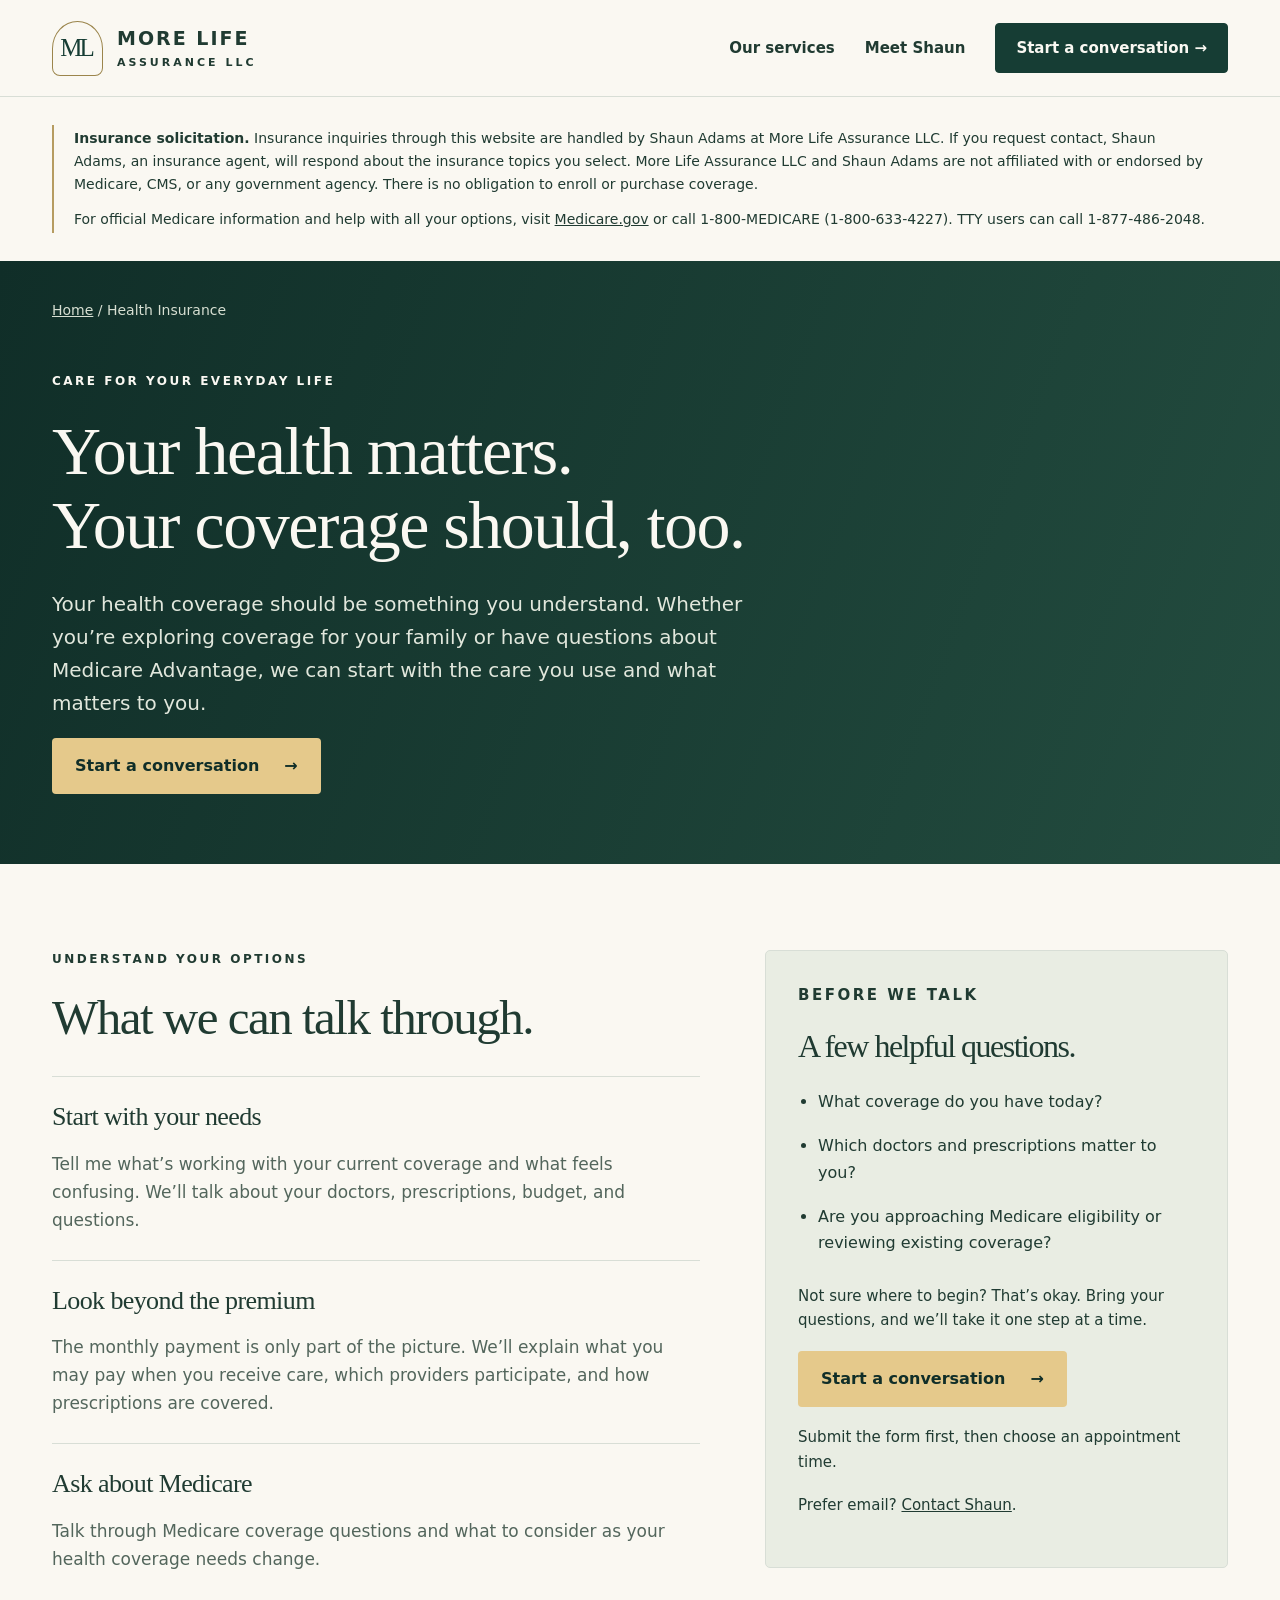
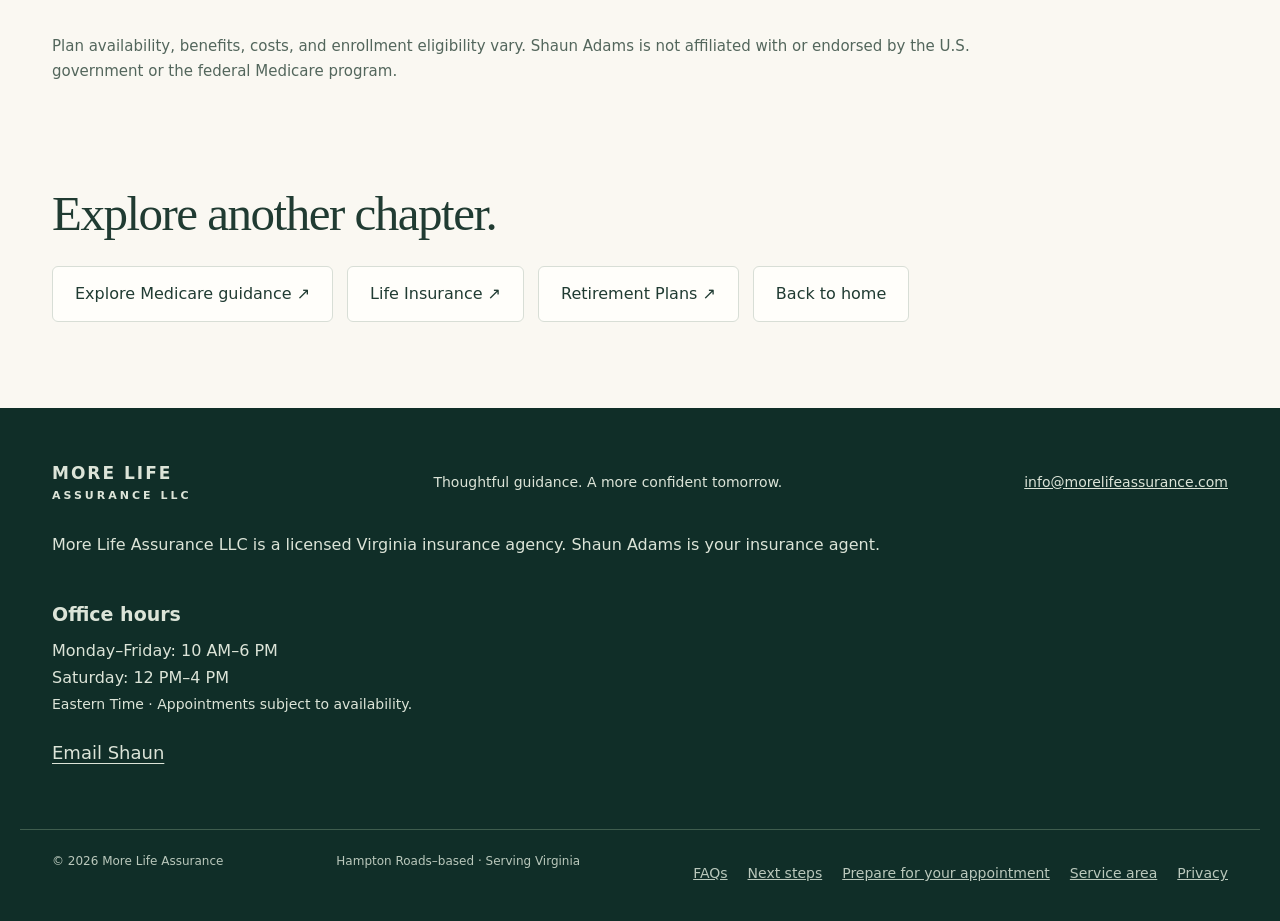
<file: health-insurance.html>
<!doctype html><html lang="en"><head><meta charset="utf-8"><meta name="viewport" content="width=device-width,initial-scale=1"><meta name="description" content="Understand health coverage questions with Shaun Adams. Explore Medicare guidance and virtual or local appointment options in Virginia."><meta name="theme-color" content="#173e35"><title>Health Insurance Guidance in Virginia | More Life Assurance</title><link rel="stylesheet" href="/styles.css"><link rel="canonical" href="https://morelifeassurance.com/health-insurance.html"></head><body><a class="skip" href="#main">Skip to content</a><header class="header"><div class="wrap header-inner"><a class="brand" href="/"><span class="monogram" aria-hidden="true">ML</span><span>MORE LIFE<span class="brand-small">ASSURANCE LLC</span></span></a><nav aria-label="Main navigation"><a href="/#services">Our services</a><a href="/#about">Meet Shaun</a><a href="/#information-form">Contact</a><a class="nav-book" href="/#information-form">Start a conversation <span aria-hidden="true">→</span></a></nav></div></header><main id="main"><div class="wrap disclosure-wrap"><aside class="compliance-notice" aria-label="Insurance disclosure"><p><strong>Insurance solicitation.</strong> Insurance inquiries through this website are handled by Shaun Adams at More Life Assurance LLC. If you request contact, Shaun Adams, an insurance agent, will respond about the insurance topics you select. More Life Assurance LLC and Shaun Adams are not affiliated with or endorsed by Medicare, CMS, or any government agency. There is no obligation to enroll or purchase coverage.</p><p>For official Medicare information and help with all your options, visit <a href="https://www.medicare.gov/">Medicare.gov</a> or call 1-800-MEDICARE (1-800-633-4227). TTY users can call 1-877-486-2048.</p></aside></div><section class="service-hero"><div class="wrap"><div class="breadcrumb"><a href="/">Home</a> / Health Insurance</div><p class="eyebrow">Care for your everyday life</p><h1>Your health matters.<br>Your coverage should, too.</h1><p class="lead">Your health coverage should be something you understand. Whether you’re exploring coverage for your family or have questions about Medicare Advantage, we can start with the care you use and what matters to you.</p><a class="button gold" href="/#information-form">Start a conversation <span aria-hidden="true">→</span></a></div></section><section class="section wrap"><div class="detail-grid"><div><p class="eyebrow">Understand your options</p><h2>What we can talk through.</h2><div class="detail-list"><section class="detail-item"><h3>Start with your needs</h3><p>Tell me what’s working with your current coverage and what feels confusing. We’ll talk about your doctors, prescriptions, budget, and questions.</p></section><section class="detail-item"><h3>Look beyond the premium</h3><p>The monthly payment is only part of the picture. We’ll explain what you may pay when you receive care, which providers participate, and how prescriptions are covered.</p></section><section class="detail-item"><h3>Ask about Medicare</h3><p>Talk through Medicare coverage questions and what to consider as your health coverage needs change.</p></section></div></div><aside class="prep"><p class="eyebrow">Before we talk</p><h2>A few helpful questions.</h2><ul><li>What coverage do you have today?</li><li>Which doctors and prescriptions matter to you?</li><li>Are you approaching Medicare eligibility or reviewing existing coverage?</li></ul><p>Not sure where to begin? That’s okay. Bring your questions, and we’ll take it one step at a time.</p><a class="button gold" href="/#information-form">Start a conversation <span aria-hidden="true">→</span></a><p>Submit the form first, then choose an appointment time.</p><p>Prefer email? <a href="mailto:info@morelifeassurance.com"><u>Contact Shaun</u></a>.</p></aside></div><p class="note">Plan availability, benefits, costs, and enrollment eligibility vary. Shaun Adams is not affiliated with or endorsed by the U.S. government or the federal Medicare program.</p></section><section class="section compact wrap"><h2>Explore another chapter.</h2><div class="other-services"><a href="/medicare.html">Explore Medicare guidance ↗</a><a href="/life-insurance.html">Life Insurance ↗</a><a href="/retirement-plans.html">Retirement Plans ↗</a><a href="/">Back to home</a></div></section></main><footer><div class="wrap footer-top"><a class="brand" href="/">MORE LIFE <span class="brand-small">ASSURANCE LLC</span></a><p>Thoughtful guidance. A more confident tomorrow.</p><a href="mailto:info@morelifeassurance.com">info@morelifeassurance.com</a></div><div class="wrap"><p style="font-size:16px">More Life Assurance LLC is a licensed Virginia insurance agency. Shaun Adams is your insurance agent.</p></div><section class="wrap office-hours" aria-label="Office hours"><h2>Office hours</h2><p>Monday–Friday: 10 AM–6 PM<br>Saturday: 12 PM–4 PM<br><span>Eastern Time · Appointments subject to availability.</span></p><a href="mailto:info@morelifeassurance.com">Email Shaun</a></section><div class="wrap footer-bottom"><span>© 2026 More Life Assurance</span><span>Hampton Roads–based · Serving Virginia</span><span class="footer-links"><a href="/faq.html">FAQs</a><a href="/next-steps.html">Next steps</a><a href="/appointment-preparation.html">Prepare for your appointment</a><a href="/service-area.html">Service area</a><a href="/privacy.html">Privacy</a></span></div></footer><div class="mobile-start"><a class="button gold" href="/#information-form">Get started <span aria-hidden="true">→</span></a></div></body></html>
</file>
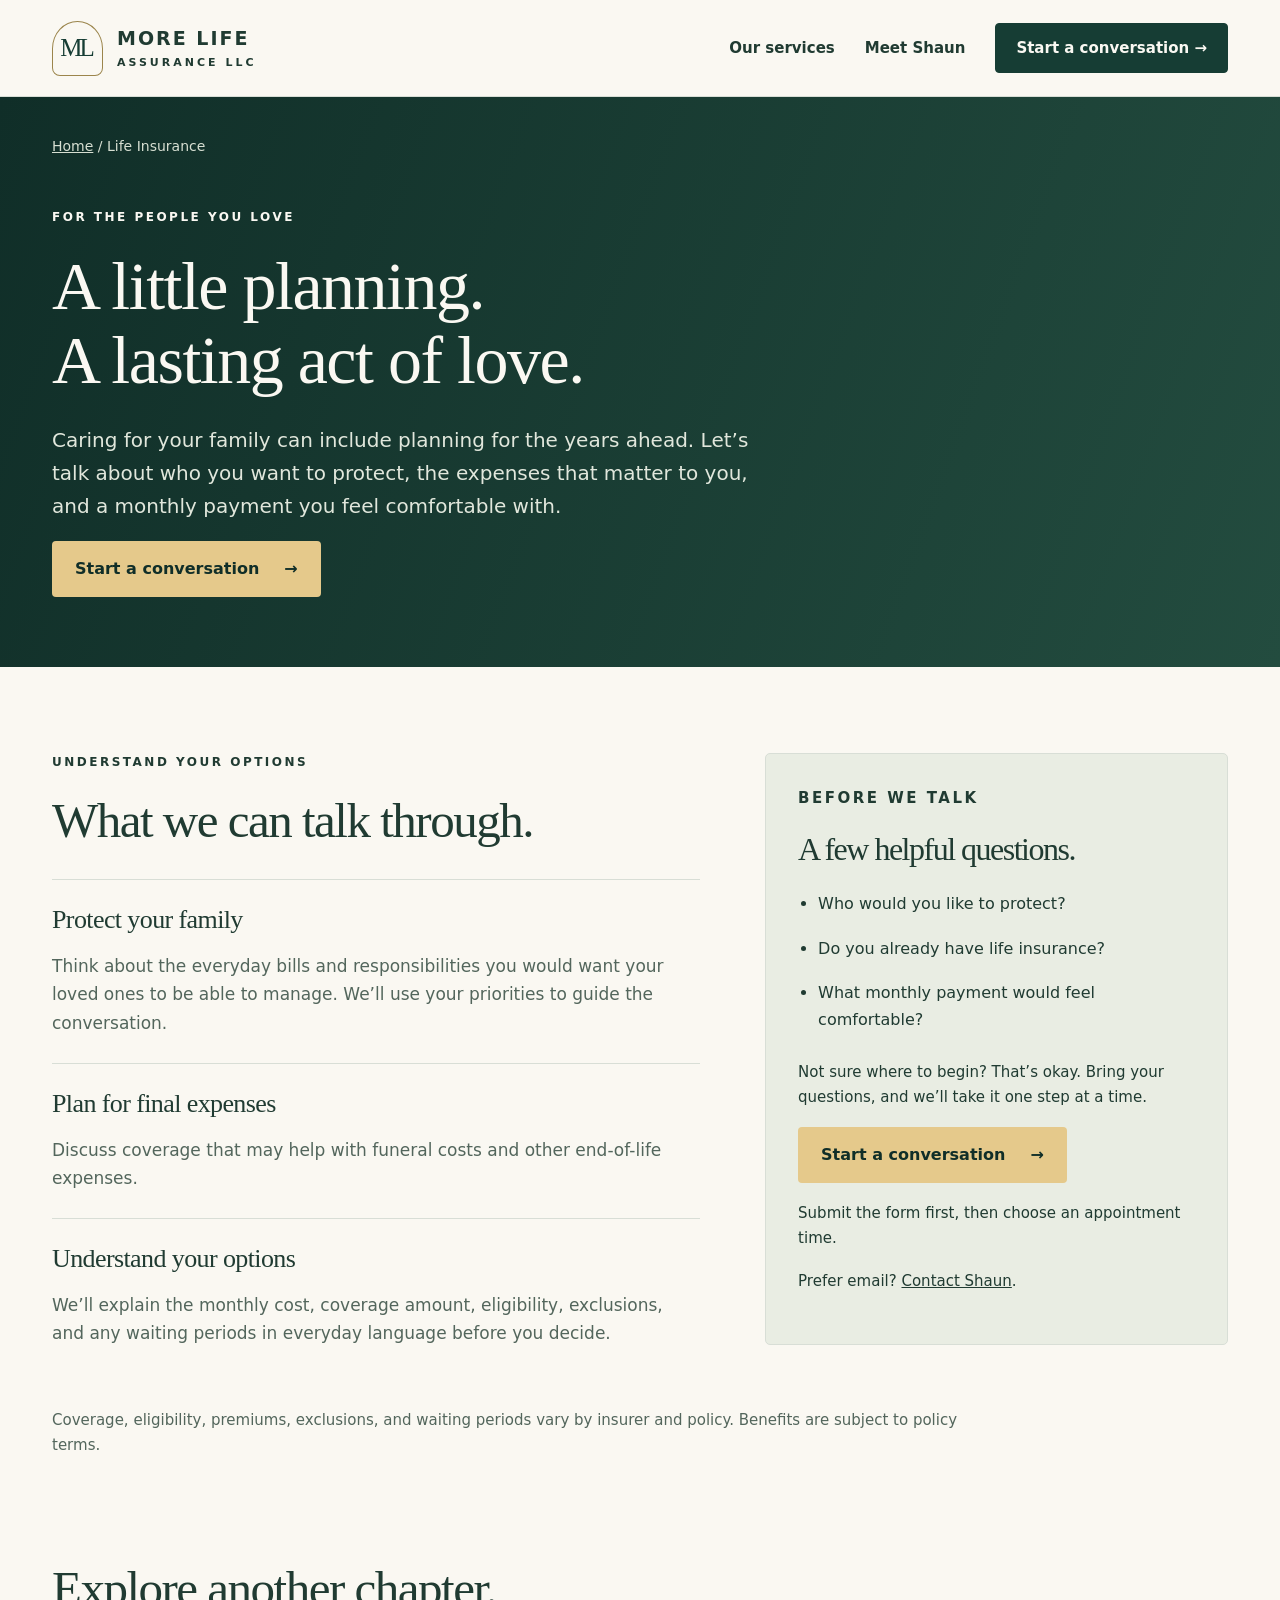
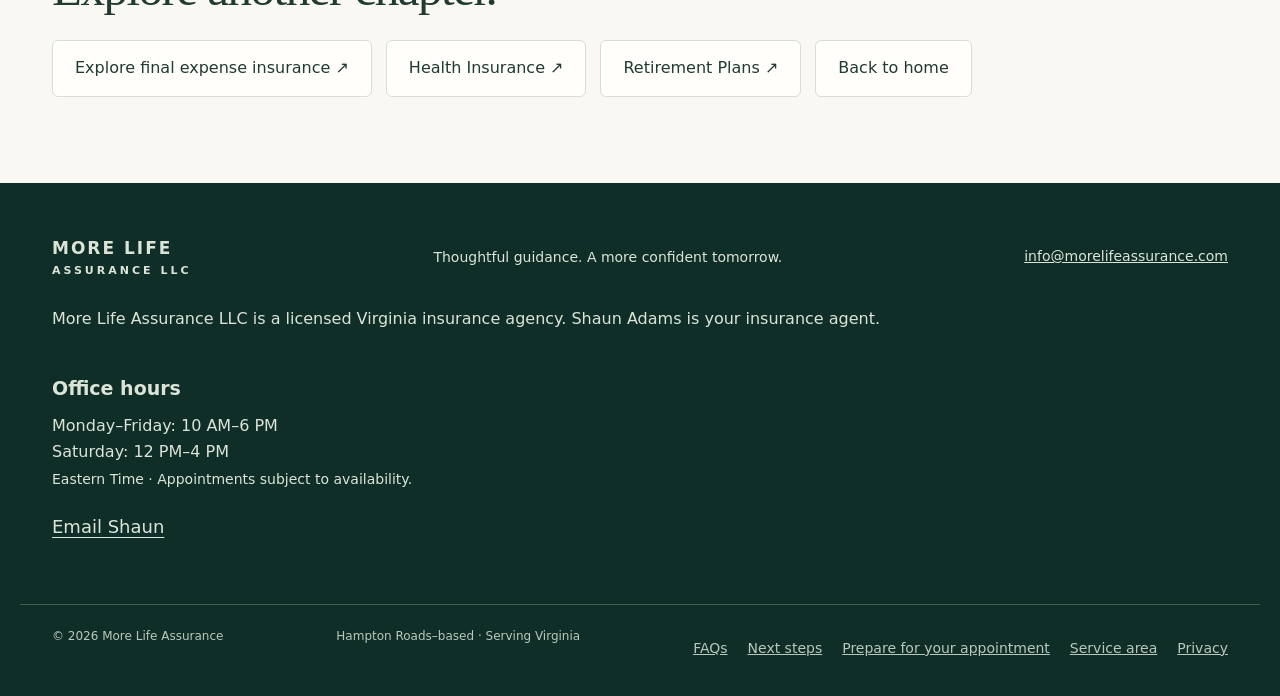
<file: life-insurance.html>
<!doctype html><html lang="en"><head><meta charset="utf-8"><meta name="viewport" content="width=device-width,initial-scale=1"><meta name="description" content="Discuss life insurance coverage, final expenses and family protection with Shaun Adams in Hampton Roads, serving Virginia."><meta name="theme-color" content="#173e35"><title>Life Insurance in Virginia | More Life Assurance</title><link rel="stylesheet" href="/styles.css"><link rel="canonical" href="https://morelifeassurance.com/life-insurance.html"></head><body><a class="skip" href="#main">Skip to content</a><header class="header"><div class="wrap header-inner"><a class="brand" href="/"><span class="monogram" aria-hidden="true">ML</span><span>MORE LIFE<span class="brand-small">ASSURANCE LLC</span></span></a><nav aria-label="Main navigation"><a href="/#services">Our services</a><a href="/#about">Meet Shaun</a><a href="/#information-form">Contact</a><a class="nav-book" href="/#information-form">Start a conversation <span aria-hidden="true">→</span></a></nav></div></header><main id="main"><section class="service-hero"><div class="wrap"><div class="breadcrumb"><a href="/">Home</a> / Life Insurance</div><p class="eyebrow">For the people you love</p><h1>A little planning.<br>A lasting act of love.</h1><p class="lead">Caring for your family can include planning for the years ahead. Let’s talk about who you want to protect, the expenses that matter to you, and a monthly payment you feel comfortable with.</p><a class="button gold" href="/#information-form">Start a conversation <span aria-hidden="true">→</span></a></div></section><section class="section wrap"><div class="detail-grid"><div><p class="eyebrow">Understand your options</p><h2>What we can talk through.</h2><div class="detail-list"><section class="detail-item"><h3>Protect your family</h3><p>Think about the everyday bills and responsibilities you would want your loved ones to be able to manage. We’ll use your priorities to guide the conversation.</p></section><section class="detail-item"><h3>Plan for final expenses</h3><p>Discuss coverage that may help with funeral costs and other end-of-life expenses.</p></section><section class="detail-item"><h3>Understand your options</h3><p>We’ll explain the monthly cost, coverage amount, eligibility, exclusions, and any waiting periods in everyday language before you decide.</p></section></div></div><aside class="prep"><p class="eyebrow">Before we talk</p><h2>A few helpful questions.</h2><ul><li>Who would you like to protect?</li><li>Do you already have life insurance?</li><li>What monthly payment would feel comfortable?</li></ul><p>Not sure where to begin? That’s okay. Bring your questions, and we’ll take it one step at a time.</p><a class="button gold" href="/#information-form">Start a conversation <span aria-hidden="true">→</span></a><p>Submit the form first, then choose an appointment time.</p><p>Prefer email? <a href="mailto:info@morelifeassurance.com"><u>Contact Shaun</u></a>.</p></aside></div><p class="note">Coverage, eligibility, premiums, exclusions, and waiting periods vary by insurer and policy. Benefits are subject to policy terms.</p></section><section class="section compact wrap"><h2>Explore another chapter.</h2><div class="other-services"><a href="/final-expense.html">Explore final expense insurance ↗</a><a href="/health-insurance.html">Health Insurance ↗</a><a href="/retirement-plans.html">Retirement Plans ↗</a><a href="/">Back to home</a></div></section></main><footer><div class="wrap footer-top"><a class="brand" href="/">MORE LIFE <span class="brand-small">ASSURANCE LLC</span></a><p>Thoughtful guidance. A more confident tomorrow.</p><a href="mailto:info@morelifeassurance.com">info@morelifeassurance.com</a></div><div class="wrap"><p style="font-size:16px">More Life Assurance LLC is a licensed Virginia insurance agency. Shaun Adams is your insurance agent.</p></div><section class="wrap office-hours" aria-label="Office hours"><h2>Office hours</h2><p>Monday–Friday: 10 AM–6 PM<br>Saturday: 12 PM–4 PM<br><span>Eastern Time · Appointments subject to availability.</span></p><a href="mailto:info@morelifeassurance.com">Email Shaun</a></section><div class="wrap footer-bottom"><span>© 2026 More Life Assurance</span><span>Hampton Roads–based · Serving Virginia</span><span class="footer-links"><a href="/faq.html">FAQs</a><a href="/next-steps.html">Next steps</a><a href="/appointment-preparation.html">Prepare for your appointment</a><a href="/service-area.html">Service area</a><a href="/privacy.html">Privacy</a></span></div></footer><div class="mobile-start"><a class="button gold" href="/#information-form">Get started <span aria-hidden="true">→</span></a></div></body></html>
</file>
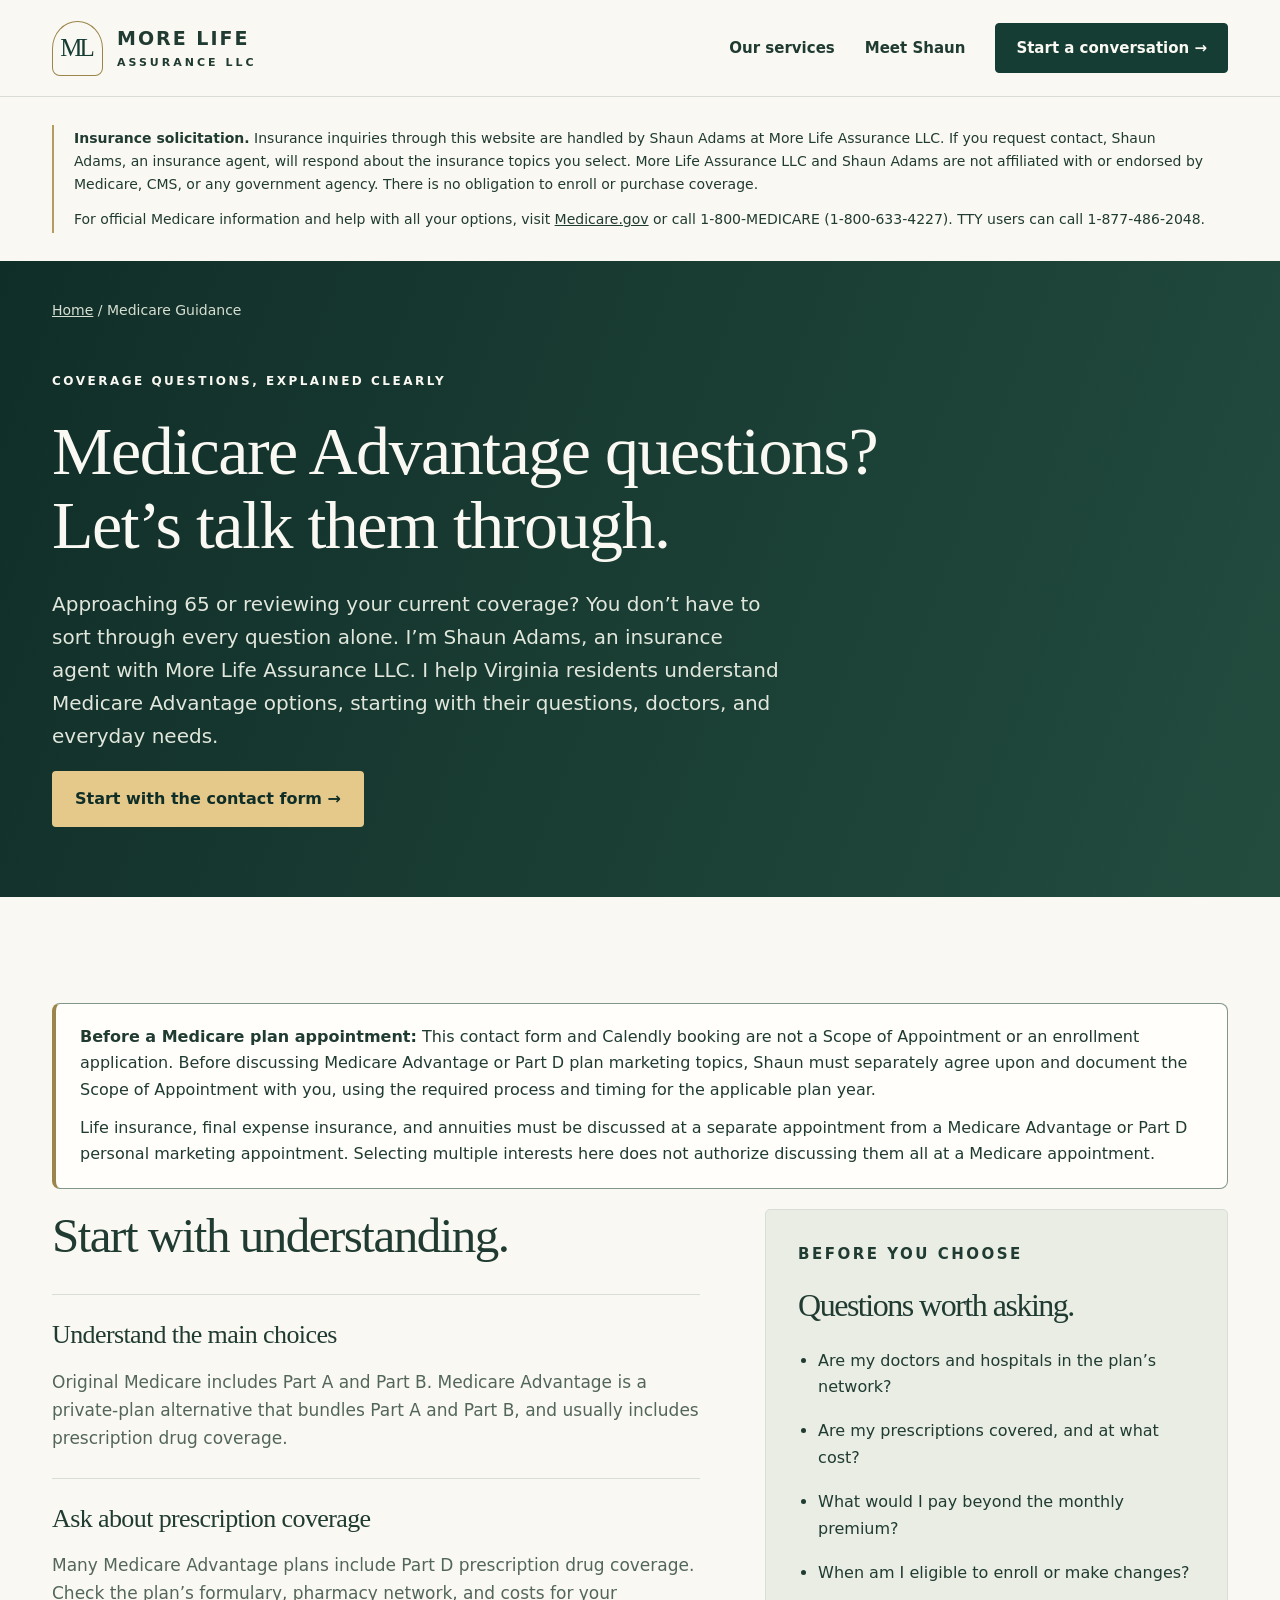
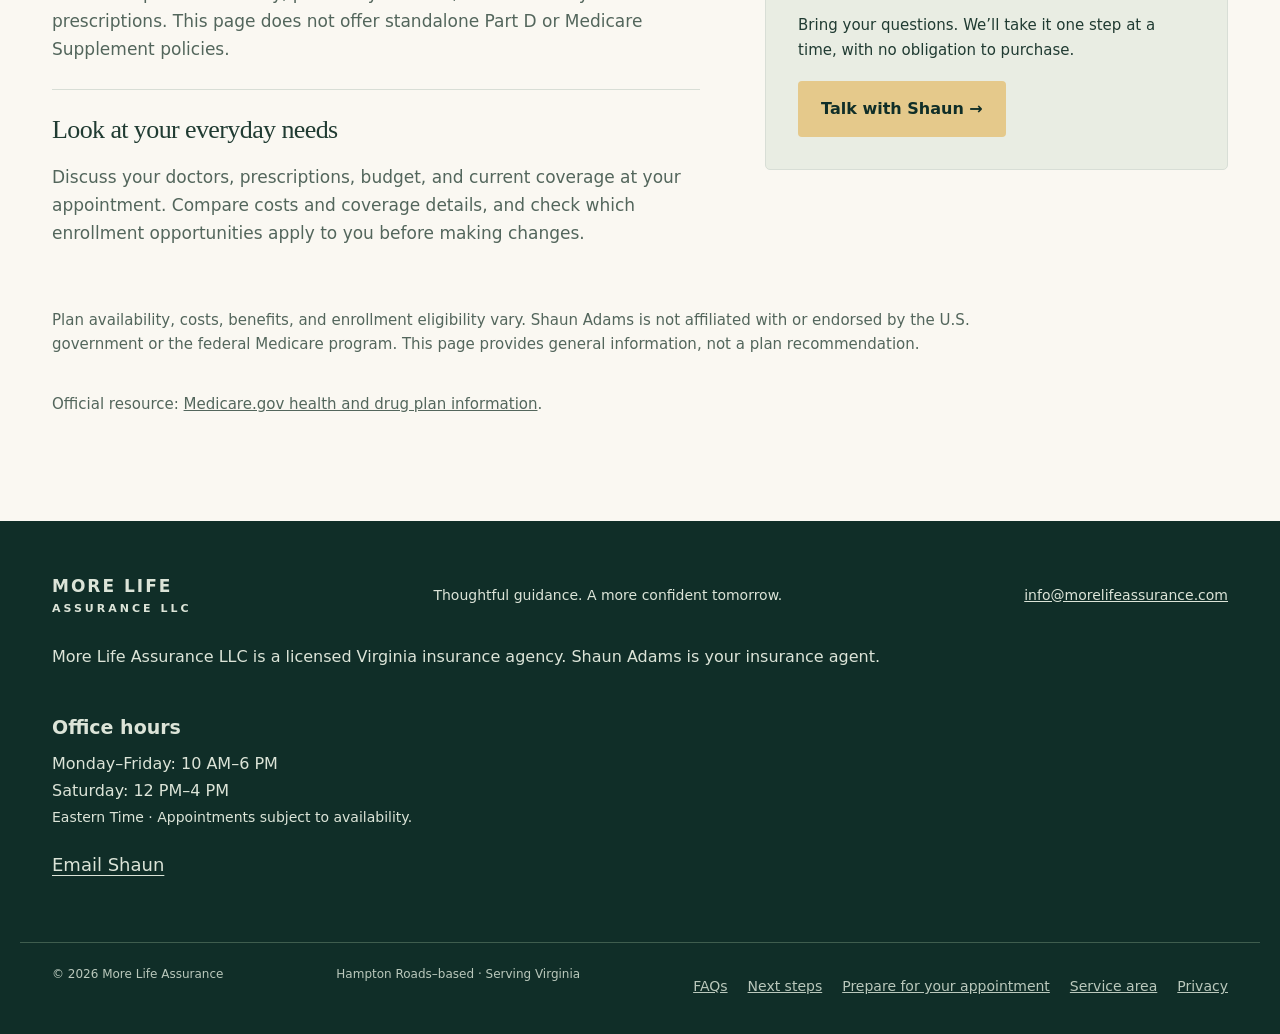
<file: medicare.html>
<!doctype html><html lang="en"><head><meta charset="utf-8"><meta name="viewport" content="width=device-width,initial-scale=1"><meta name="description" content="Understand Medicare coverage choices, prescription coverage and questions to ask with personal guidance from Shaun Adams in Virginia."><meta name="theme-color" content="#173e35"><title>Medicare Guidance in Hampton Roads &amp; Virginia | More Life Assurance</title><link rel="stylesheet" href="/styles.css"><link rel="canonical" href="https://morelifeassurance.com/medicare.html"></head><body><a class="skip" href="#main">Skip to content</a><header class="header"><div class="wrap header-inner"><a class="brand" href="/"><span class="monogram" aria-hidden="true">ML</span><span>MORE LIFE<span class="brand-small">ASSURANCE LLC</span></span></a><nav aria-label="Main navigation"><a href="/#services">Our services</a><a href="/#about">Meet Shaun</a><a href="/#information-form">Contact</a><a class="nav-book" href="/#information-form">Start a conversation <span aria-hidden="true">→</span></a></nav></div></header><main id="main"><div class="wrap disclosure-wrap"><aside class="compliance-notice" aria-label="Insurance disclosure"><p><strong>Insurance solicitation.</strong> Insurance inquiries through this website are handled by Shaun Adams at More Life Assurance LLC. If you request contact, Shaun Adams, an insurance agent, will respond about the insurance topics you select. More Life Assurance LLC and Shaun Adams are not affiliated with or endorsed by Medicare, CMS, or any government agency. There is no obligation to enroll or purchase coverage.</p><p>For official Medicare information and help with all your options, visit <a href="https://www.medicare.gov/">Medicare.gov</a> or call 1-800-MEDICARE (1-800-633-4227). TTY users can call 1-877-486-2048.</p></aside></div><section class="service-hero"><div class="wrap"><div class="breadcrumb"><a href="/">Home</a> / Medicare Guidance</div><p class="eyebrow">Coverage questions, explained clearly</p><h1>Medicare Advantage questions?<br>Let’s talk them through.</h1><p class="lead">Approaching 65 or reviewing your current coverage? You don’t have to sort through every question alone. I’m Shaun Adams, an insurance agent with More Life Assurance LLC. I help Virginia residents understand Medicare Advantage options, starting with their questions, doctors, and everyday needs.</p><a class="button gold" href="/#information-form">Start with the contact form →</a></div></section><section class="section wrap"><aside class="compliance-notice"><p><strong>Before a Medicare plan appointment:</strong> This contact form and Calendly booking are not a Scope of Appointment or an enrollment application. Before discussing Medicare Advantage or Part D plan marketing topics, Shaun must separately agree upon and document the Scope of Appointment with you, using the required process and timing for the applicable plan year.</p><p>Life insurance, final expense insurance, and annuities must be discussed at a separate appointment from a Medicare Advantage or Part D personal marketing appointment. Selecting multiple interests here does not authorize discussing them all at a Medicare appointment.</p></aside><div class="detail-grid"><div><h2>Start with understanding.</h2><div class="detail-list"><section class="detail-item"><h3>Understand the main choices</h3><p>Original Medicare includes Part A and Part B. Medicare Advantage is a private-plan alternative that bundles Part A and Part B, and usually includes prescription drug coverage.</p></section><section class="detail-item"><h3>Ask about prescription coverage</h3><p>Many Medicare Advantage plans include Part D prescription drug coverage. Check the plan’s formulary, pharmacy network, and costs for your prescriptions. This page does not offer standalone Part D or Medicare Supplement policies.</p></section><section class="detail-item"><h3>Look at your everyday needs</h3><p>Discuss your doctors, prescriptions, budget, and current coverage at your appointment. Compare costs and coverage details, and check which enrollment opportunities apply to you before making changes.</p></section></div></div><aside class="prep"><p class="eyebrow">Before you choose</p><h2>Questions worth asking.</h2><ul><li>Are my doctors and hospitals in the plan’s network?</li><li>Are my prescriptions covered, and at what cost?</li><li>What would I pay beyond the monthly premium?</li><li>When am I eligible to enroll or make changes?</li></ul><p>Bring your questions. We’ll take it one step at a time, with no obligation to purchase.</p><a class="button gold" href="/#information-form">Talk with Shaun →</a></aside></div><p class="note">Plan availability, costs, benefits, and enrollment eligibility vary. Shaun Adams is not affiliated with or endorsed by the U.S. government or the federal Medicare program. This page provides general information, not a plan recommendation.</p><p class="note">Official resource: <a href="https://www.medicare.gov/health-drug-plans"><u>Medicare.gov health and drug plan information</u></a>.</p></section></main><footer><div class="wrap footer-top"><a class="brand" href="/">MORE LIFE <span class="brand-small">ASSURANCE LLC</span></a><p>Thoughtful guidance. A more confident tomorrow.</p><a href="mailto:info@morelifeassurance.com">info@morelifeassurance.com</a></div><div class="wrap"><p style="font-size:16px">More Life Assurance LLC is a licensed Virginia insurance agency. Shaun Adams is your insurance agent.</p></div><section class="wrap office-hours" aria-label="Office hours"><h2>Office hours</h2><p>Monday–Friday: 10 AM–6 PM<br>Saturday: 12 PM–4 PM<br><span>Eastern Time · Appointments subject to availability.</span></p><a href="mailto:info@morelifeassurance.com">Email Shaun</a></section><div class="wrap footer-bottom"><span>© 2026 More Life Assurance</span><span>Hampton Roads–based · Serving Virginia</span><span class="footer-links"><a href="/faq.html">FAQs</a><a href="/next-steps.html">Next steps</a><a href="/appointment-preparation.html">Prepare for your appointment</a><a href="/service-area.html">Service area</a><a href="/privacy.html">Privacy</a></span></div></footer><div class="mobile-start"><a class="button gold" href="/#information-form">Get started <span aria-hidden="true">→</span></a></div></body></html>
</file>
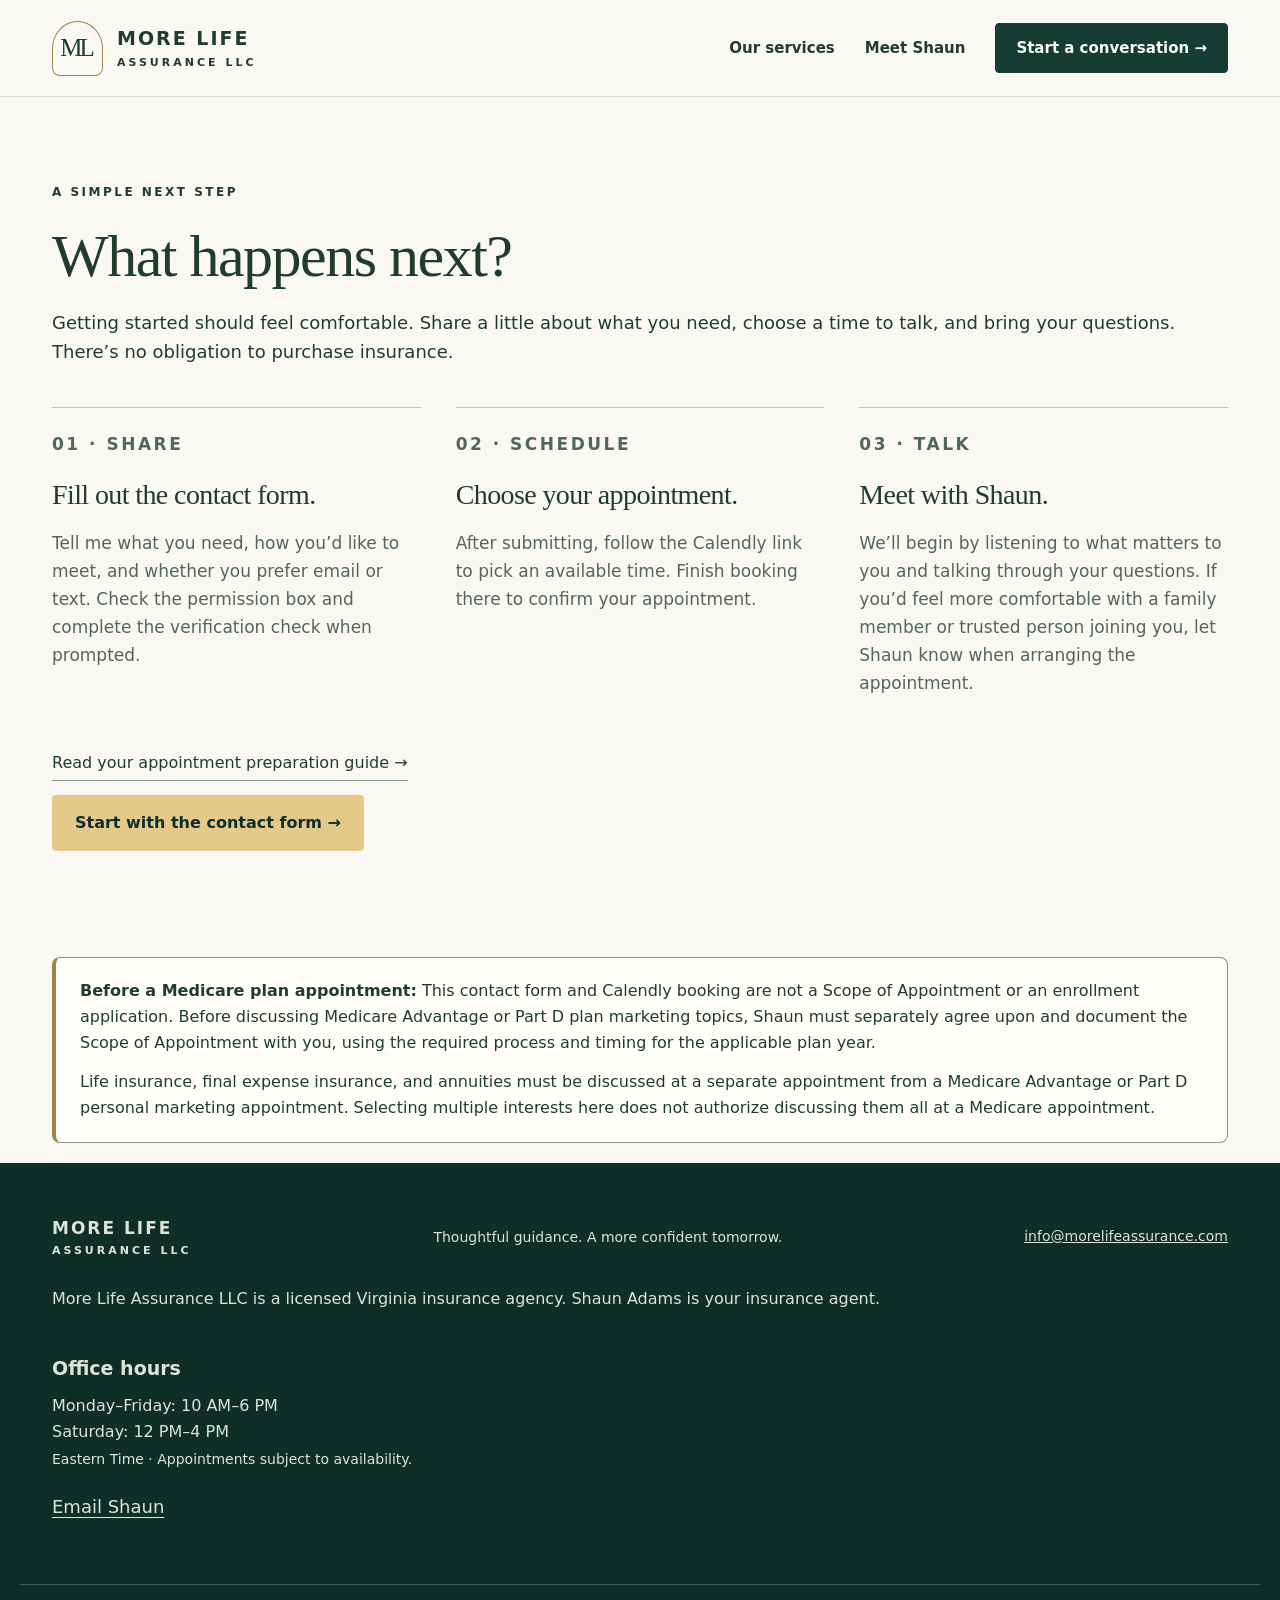
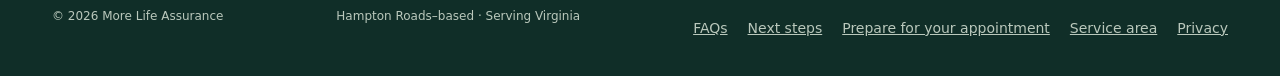
<file: next-steps.html>
<!doctype html><html lang="en"><head><meta charset="utf-8"><meta name="viewport" content="width=device-width,initial-scale=1"><meta name="description" content="What happens next at More Life Assurance."><meta name="theme-color" content="#173e35"><title>What happens next | More Life Assurance</title><link rel="stylesheet" href="/styles.css"><link rel="canonical" href="https://morelifeassurance.com/next-steps.html"></head><body><a class="skip" href="#main">Skip to content</a><header class="header"><div class="wrap header-inner"><a class="brand" href="/"><span class="monogram" aria-hidden="true">ML</span><span>MORE LIFE<span class="brand-small">ASSURANCE LLC</span></span></a><nav aria-label="Main navigation"><a href="/#services">Our services</a><a href="/#about">Meet Shaun</a><a href="/#information-form">Contact</a><a class="nav-book" href="/#information-form">Start a conversation <span aria-hidden="true">→</span></a></nav></div></header><main id="main" class="info-page"><section class="section wrap" id="next-steps"><p class="eyebrow">A simple next step</p><h1>What happens next?</h1><p>Getting started should feel comfortable. Share a little about what you need, choose a time to talk, and bring your questions. There’s no obligation to purchase insurance.</p><div class="steps"><div class="step"><p class="eyebrow">01 · Share</p><h3>Fill out the contact form.</h3><p>Tell me what you need, how you’d like to meet, and whether you prefer email or text. Check the permission box and complete the verification check when prompted.</p></div><div class="step"><p class="eyebrow">02 · Schedule</p><h3>Choose your appointment.</h3><p>After submitting, follow the Calendly link to pick an available time. Finish booking there to confirm your appointment.</p></div><div class="step"><p class="eyebrow">03 · Talk</p><h3>Meet with Shaun.</h3><p>We’ll begin by listening to what matters to you and talking through your questions. If you’d feel more comfortable with a family member or trusted person joining you, let Shaun know when arranging the appointment.</p></div></div><p><a class="text-link" href="/appointment-preparation.html">Read your appointment preparation guide →</a></p><a class="button gold" href="/#information-form">Start with the contact form →</a></section><div class="wrap"><aside class="compliance-notice"><p><strong>Before a Medicare plan appointment:</strong> This contact form and Calendly booking are not a Scope of Appointment or an enrollment application. Before discussing Medicare Advantage or Part D plan marketing topics, Shaun must separately agree upon and document the Scope of Appointment with you, using the required process and timing for the applicable plan year.</p><p>Life insurance, final expense insurance, and annuities must be discussed at a separate appointment from a Medicare Advantage or Part D personal marketing appointment. Selecting multiple interests here does not authorize discussing them all at a Medicare appointment.</p></aside></div></main><footer><div class="wrap footer-top"><a class="brand" href="/">MORE LIFE <span class="brand-small">ASSURANCE LLC</span></a><p>Thoughtful guidance. A more confident tomorrow.</p><a href="mailto:info@morelifeassurance.com">info@morelifeassurance.com</a></div><div class="wrap"><p style="font-size:16px">More Life Assurance LLC is a licensed Virginia insurance agency. Shaun Adams is your insurance agent.</p></div><section class="wrap office-hours" aria-label="Office hours"><h2>Office hours</h2><p>Monday–Friday: 10 AM–6 PM<br>Saturday: 12 PM–4 PM<br><span>Eastern Time · Appointments subject to availability.</span></p><a href="mailto:info@morelifeassurance.com">Email Shaun</a></section><div class="wrap footer-bottom"><span>© 2026 More Life Assurance</span><span>Hampton Roads–based · Serving Virginia</span><span class="footer-links"><a href="/faq.html">FAQs</a><a href="/next-steps.html">Next steps</a><a href="/appointment-preparation.html">Prepare for your appointment</a><a href="/service-area.html">Service area</a><a href="/privacy.html">Privacy</a></span></div></footer><div class="mobile-start"><a class="button gold" href="/#information-form">Get started <span aria-hidden="true">→</span></a></div></body></html>
</file>
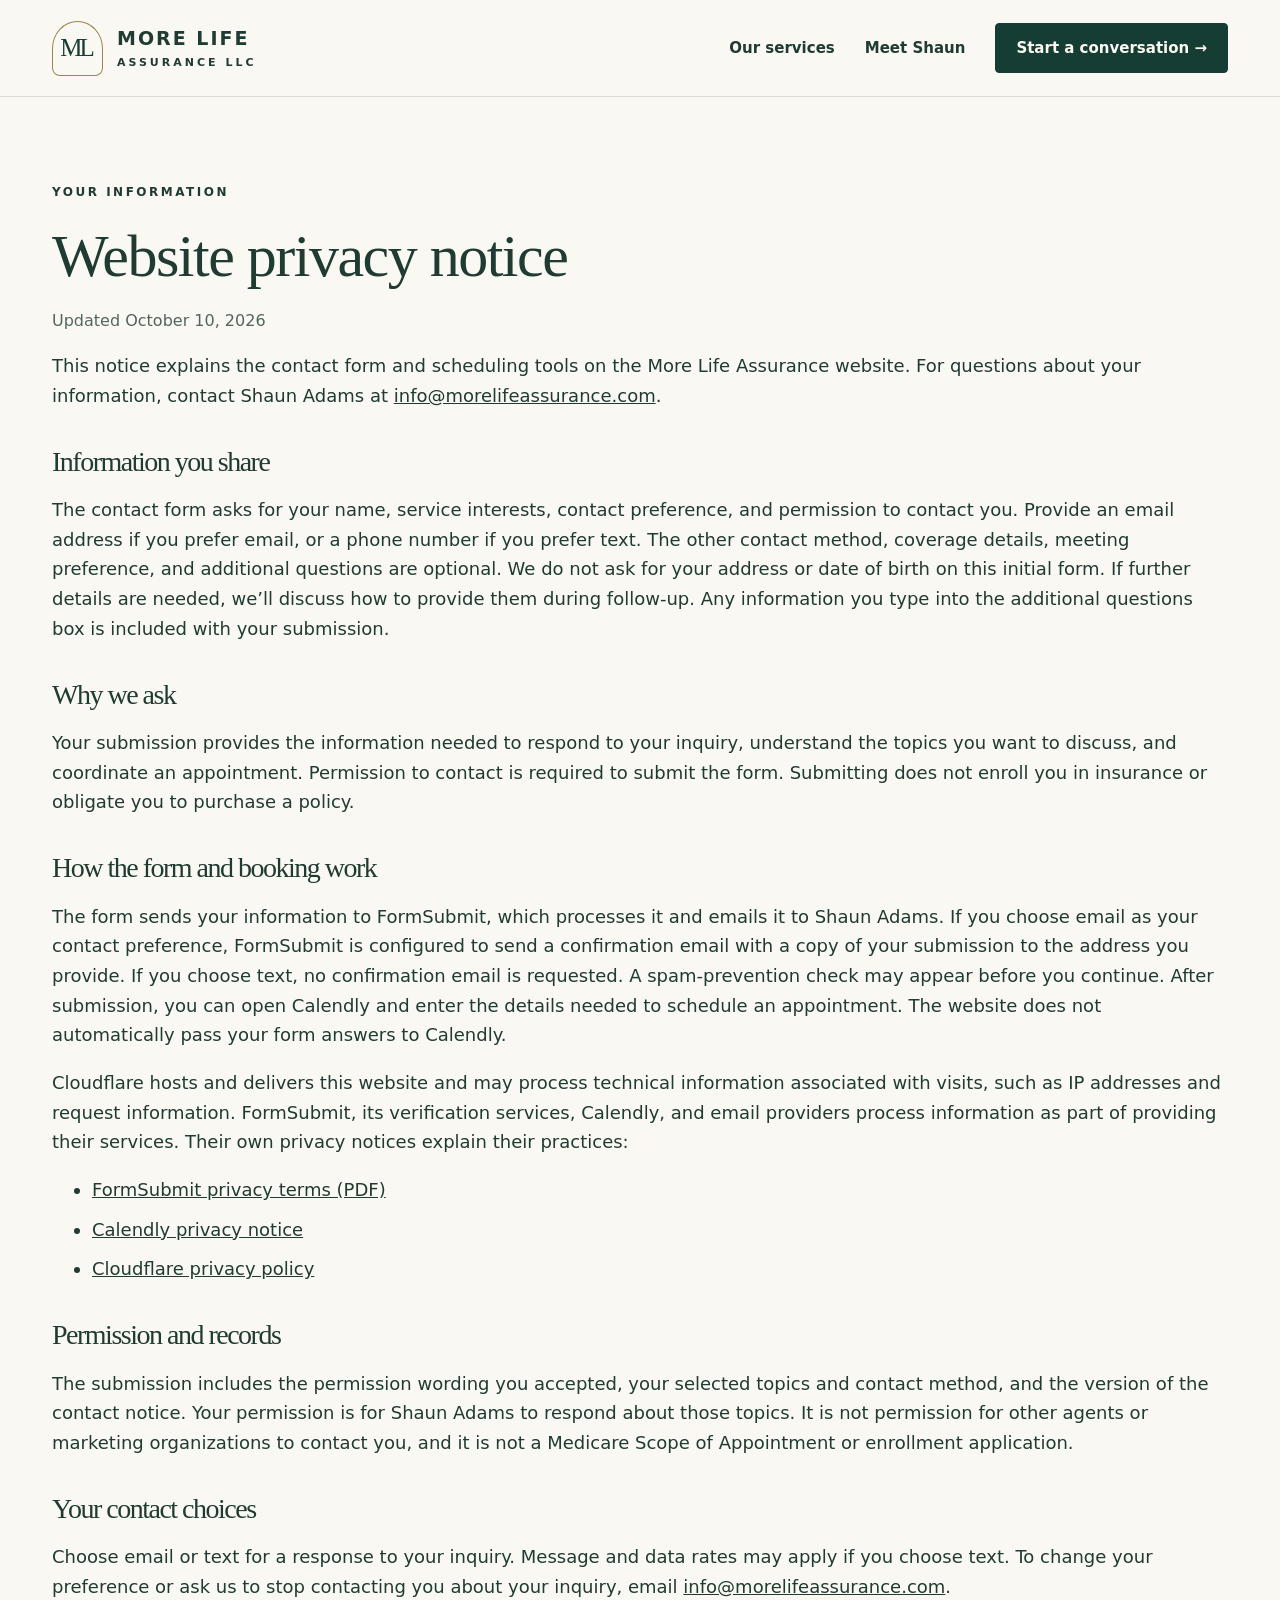
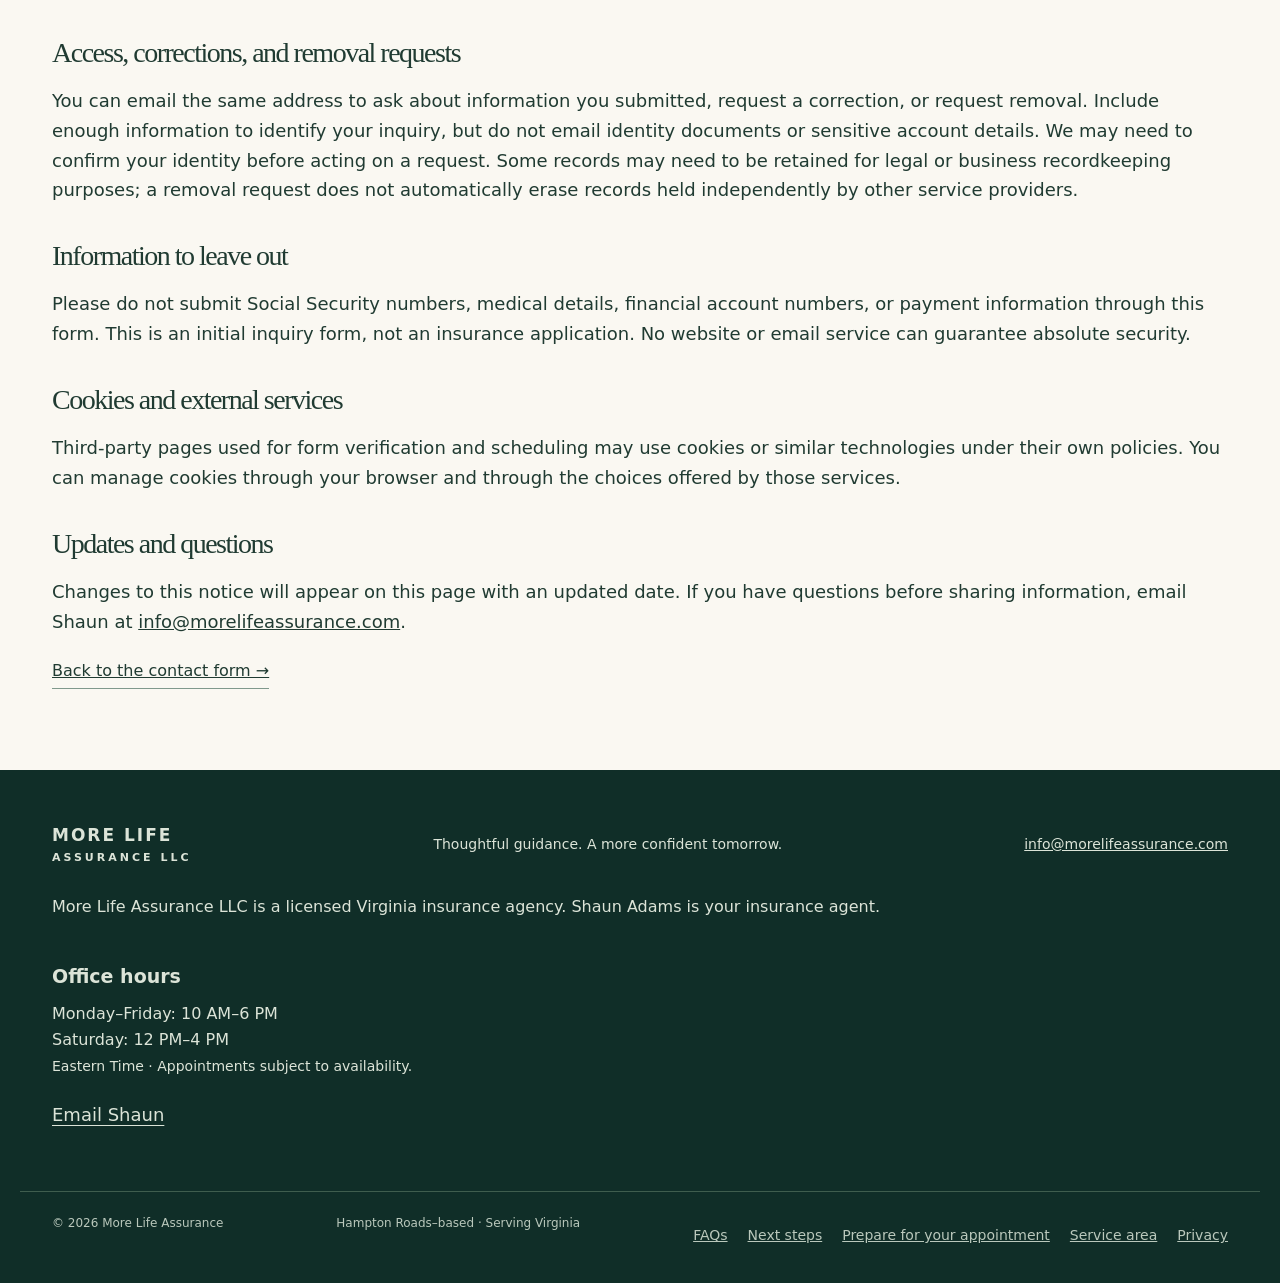
<file: privacy.html>
<!doctype html><html lang="en"><head><meta charset="utf-8"><meta name="viewport" content="width=device-width,initial-scale=1"><meta name="description" content="How the More Life Assurance website contact form and scheduling tools handle your information."><meta name="theme-color" content="#173e35"><title>Privacy | More Life Assurance</title><link rel="stylesheet" href="/styles.css"><link rel="canonical" href="https://morelifeassurance.com/privacy.html"></head><body><a class="skip" href="#main">Skip to content</a><header class="header"><div class="wrap header-inner"><a class="brand" href="/"><span class="monogram" aria-hidden="true">ML</span><span>MORE LIFE<span class="brand-small">ASSURANCE LLC</span></span></a><nav aria-label="Main navigation"><a href="/#services">Our services</a><a href="/#about">Meet Shaun</a><a href="/#information-form">Contact</a><a class="nav-book" href="/#information-form">Start a conversation <span aria-hidden="true">→</span></a></nav></div></header><main id="main"><section class="section wrap privacy-content"><p class="eyebrow">Your information</p><h1>Website privacy notice</h1><p class="form-help">Updated October 10, 2026</p><p>This notice explains the contact form and scheduling tools on the More Life Assurance website. For questions about your information, contact Shaun Adams at <a href="mailto:info@morelifeassurance.com">info@morelifeassurance.com</a>.</p><h2>Information you share</h2><p>The contact form asks for your name, service interests, contact preference, and permission to contact you. Provide an email address if you prefer email, or a phone number if you prefer text. The other contact method, coverage details, meeting preference, and additional questions are optional. We do not ask for your address or date of birth on this initial form. If further details are needed, we’ll discuss how to provide them during follow-up. Any information you type into the additional questions box is included with your submission.</p><h2>Why we ask</h2><p>Your submission provides the information needed to respond to your inquiry, understand the topics you want to discuss, and coordinate an appointment. Permission to contact is required to submit the form. Submitting does not enroll you in insurance or obligate you to purchase a policy.</p><h2>How the form and booking work</h2><p>The form sends your information to FormSubmit, which processes it and emails it to Shaun Adams. If you choose email as your contact preference, FormSubmit is configured to send a confirmation email with a copy of your submission to the address you provide. If you choose text, no confirmation email is requested. A spam-prevention check may appear before you continue. After submission, you can open Calendly and enter the details needed to schedule an appointment. The website does not automatically pass your form answers to Calendly.</p><p>Cloudflare hosts and delivers this website and may process technical information associated with visits, such as IP addresses and request information. FormSubmit, its verification services, Calendly, and email providers process information as part of providing their services. Their own privacy notices explain their practices:</p><ul><li><a href="https://formsubmit.co/privacy.pdf">FormSubmit privacy terms (PDF)</a></li><li><a href="https://calendly.com/legal/privacy-notice">Calendly privacy notice</a></li><li><a href="https://www.cloudflare.com/privacypolicy/">Cloudflare privacy policy</a></li></ul><h2>Permission and records</h2><p>The submission includes the permission wording you accepted, your selected topics and contact method, and the version of the contact notice. Your permission is for Shaun Adams to respond about those topics. It is not permission for other agents or marketing organizations to contact you, and it is not a Medicare Scope of Appointment or enrollment application.</p><h2>Your contact choices</h2><p>Choose email or text for a response to your inquiry. Message and data rates may apply if you choose text. To change your preference or ask us to stop contacting you about your inquiry, email <a href="mailto:info@morelifeassurance.com">info@morelifeassurance.com</a>.</p><h2>Access, corrections, and removal requests</h2><p>You can email the same address to ask about information you submitted, request a correction, or request removal. Include enough information to identify your inquiry, but do not email identity documents or sensitive account details. We may need to confirm your identity before acting on a request. Some records may need to be retained for legal or business recordkeeping purposes; a removal request does not automatically erase records held independently by other service providers.</p><h2>Information to leave out</h2><p>Please do not submit Social Security numbers, medical details, financial account numbers, or payment information through this form. This is an initial inquiry form, not an insurance application. No website or email service can guarantee absolute security.</p><h2>Cookies and external services</h2><p>Third-party pages used for form verification and scheduling may use cookies or similar technologies under their own policies. You can manage cookies through your browser and through the choices offered by those services.</p><h2>Updates and questions</h2><p>Changes to this notice will appear on this page with an updated date. If you have questions before sharing information, email Shaun at <a href="mailto:info@morelifeassurance.com">info@morelifeassurance.com</a>.</p><a class="text-link" href="/#information-form">Back to the contact form →</a></section></main><footer><div class="wrap footer-top"><a class="brand" href="/">MORE LIFE <span class="brand-small">ASSURANCE LLC</span></a><p>Thoughtful guidance. A more confident tomorrow.</p><a href="mailto:info@morelifeassurance.com">info@morelifeassurance.com</a></div><div class="wrap"><p style="font-size:16px">More Life Assurance LLC is a licensed Virginia insurance agency. Shaun Adams is your insurance agent.</p></div><section class="wrap office-hours" aria-label="Office hours"><h2>Office hours</h2><p>Monday–Friday: 10 AM–6 PM<br>Saturday: 12 PM–4 PM<br><span>Eastern Time · Appointments subject to availability.</span></p><a href="mailto:info@morelifeassurance.com">Email Shaun</a></section><div class="wrap footer-bottom"><span>© 2026 More Life Assurance</span><span>Hampton Roads–based · Serving Virginia</span><span class="footer-links"><a href="/faq.html">FAQs</a><a href="/next-steps.html">Next steps</a><a href="/appointment-preparation.html">Prepare for your appointment</a><a href="/service-area.html">Service area</a><a href="/privacy.html">Privacy</a></span></div></footer><div class="mobile-start"><a class="button gold" href="/#information-form">Get started <span aria-hidden="true">→</span></a></div></body></html>
</file>
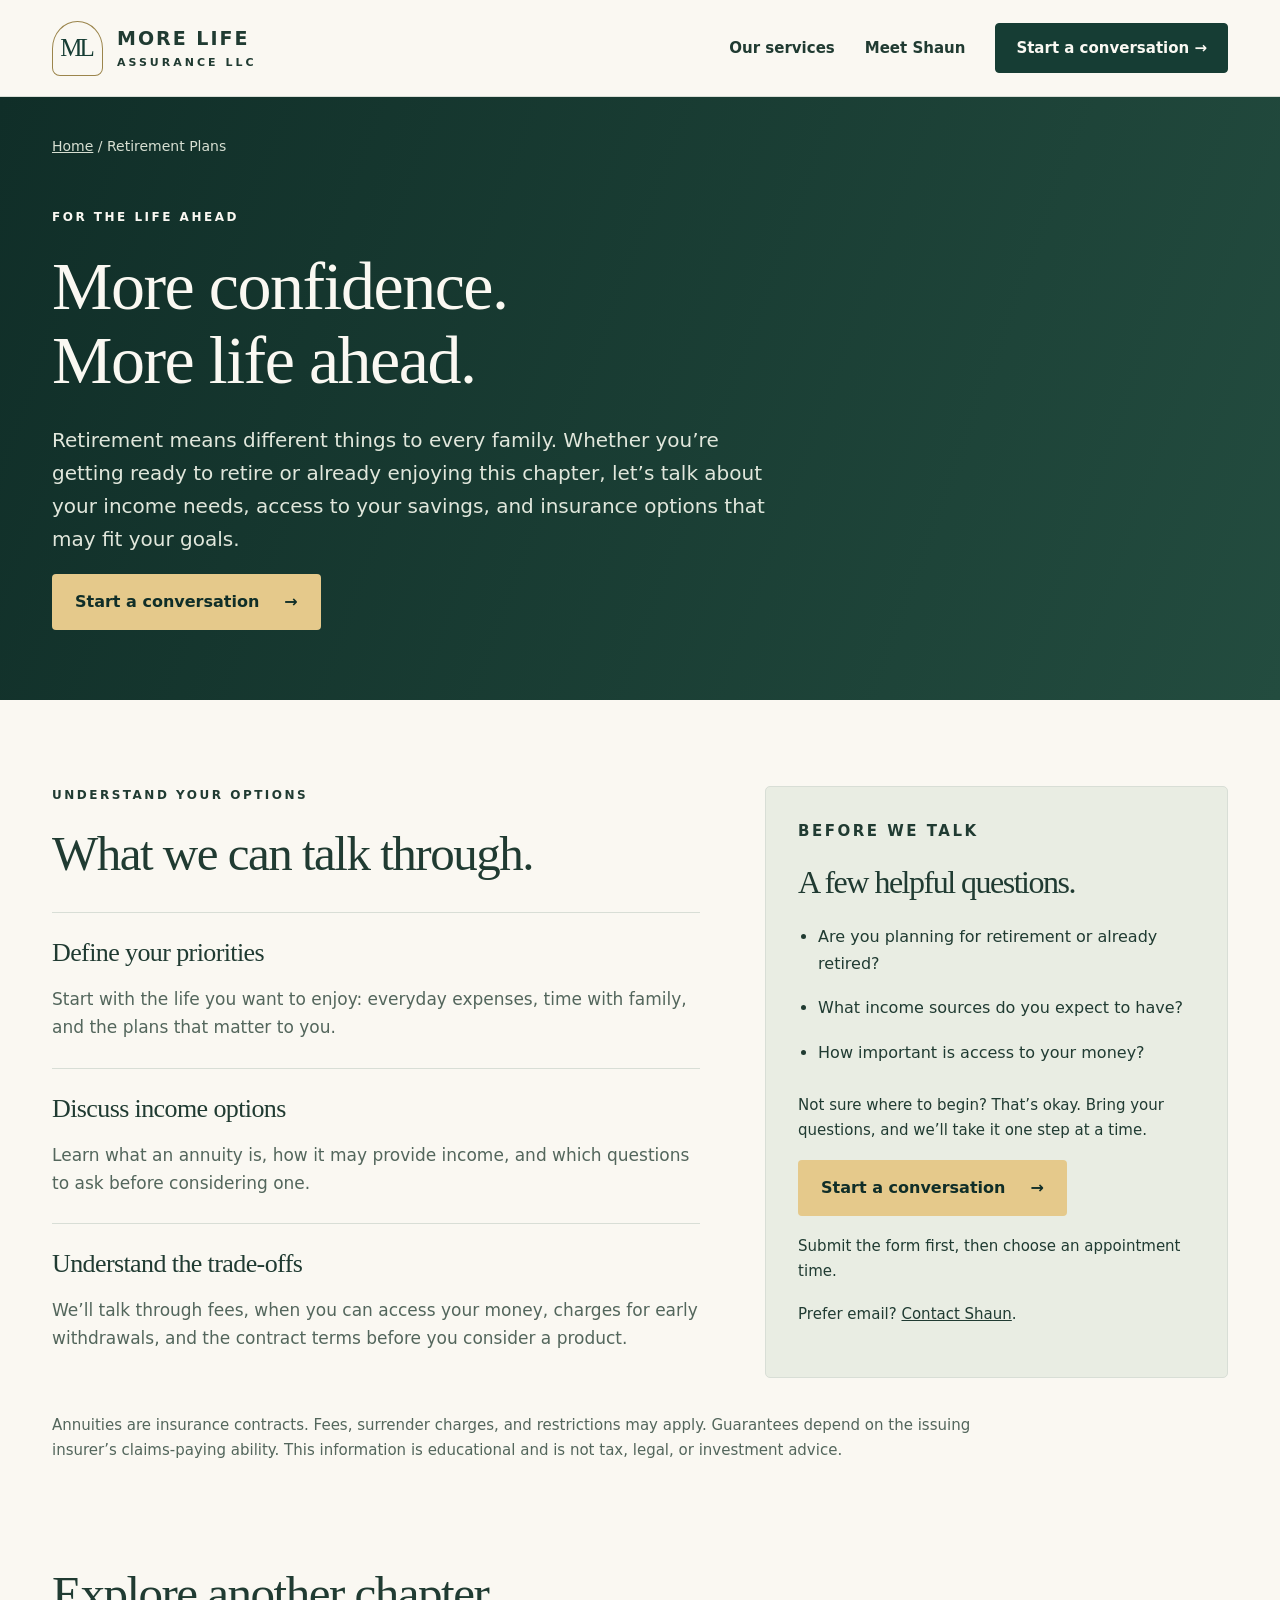
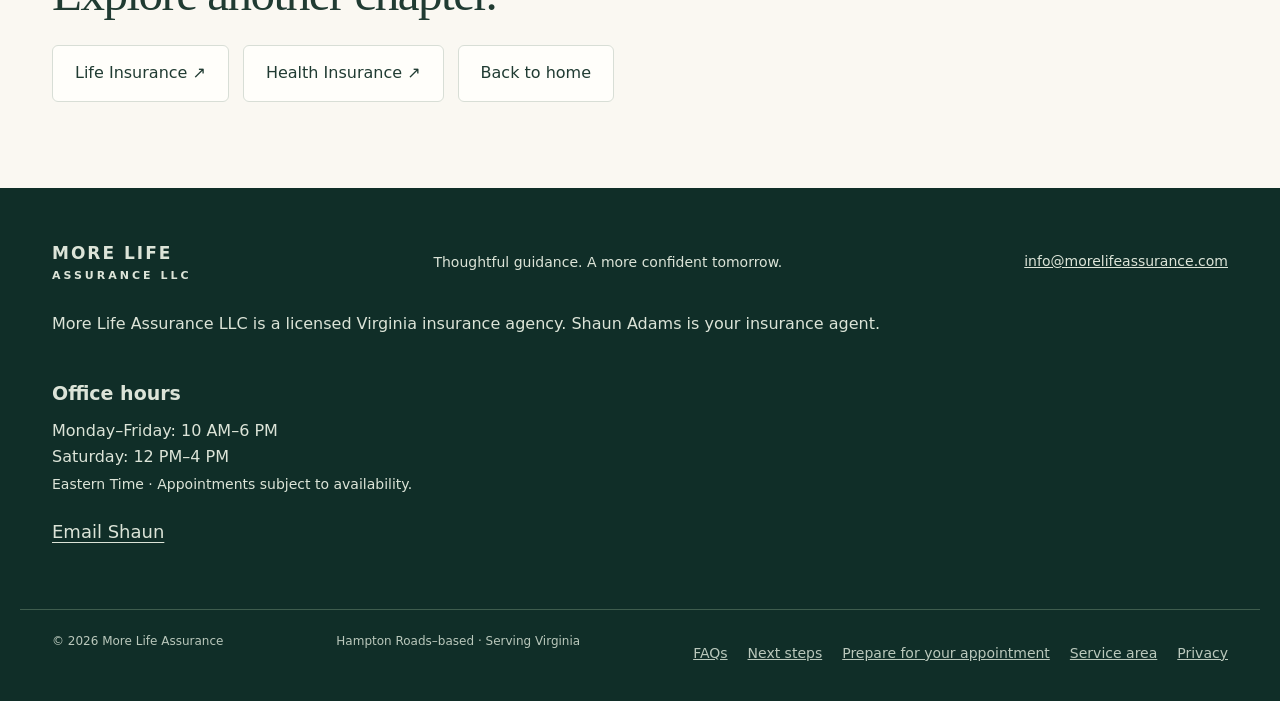
<file: retirement-plans.html>
<!doctype html><html lang="en"><head><meta charset="utf-8"><meta name="viewport" content="width=device-width,initial-scale=1"><meta name="description" content="Discuss retirement income goals and insurance-based options with Shaun Adams at More Life Assurance in Hampton Roads, Virginia."><meta name="theme-color" content="#173e35"><title>Retirement Insurance &amp; Annuity Guidance | Virginia</title><link rel="stylesheet" href="/styles.css"><link rel="canonical" href="https://morelifeassurance.com/retirement-plans.html"></head><body><a class="skip" href="#main">Skip to content</a><header class="header"><div class="wrap header-inner"><a class="brand" href="/"><span class="monogram" aria-hidden="true">ML</span><span>MORE LIFE<span class="brand-small">ASSURANCE LLC</span></span></a><nav aria-label="Main navigation"><a href="/#services">Our services</a><a href="/#about">Meet Shaun</a><a href="/#information-form">Contact</a><a class="nav-book" href="/#information-form">Start a conversation <span aria-hidden="true">→</span></a></nav></div></header><main id="main"><section class="service-hero"><div class="wrap"><div class="breadcrumb"><a href="/">Home</a> / Retirement Plans</div><p class="eyebrow">For the life ahead</p><h1>More confidence.<br>More life ahead.</h1><p class="lead">Retirement means different things to every family. Whether you’re getting ready to retire or already enjoying this chapter, let’s talk about your income needs, access to your savings, and insurance options that may fit your goals.</p><a class="button gold" href="/#information-form">Start a conversation <span aria-hidden="true">→</span></a></div></section><section class="section wrap"><div class="detail-grid"><div><p class="eyebrow">Understand your options</p><h2>What we can talk through.</h2><div class="detail-list"><section class="detail-item"><h3>Define your priorities</h3><p>Start with the life you want to enjoy: everyday expenses, time with family, and the plans that matter to you.</p></section><section class="detail-item"><h3>Discuss income options</h3><p>Learn what an annuity is, how it may provide income, and which questions to ask before considering one.</p></section><section class="detail-item"><h3>Understand the trade-offs</h3><p>We’ll talk through fees, when you can access your money, charges for early withdrawals, and the contract terms before you consider a product.</p></section></div></div><aside class="prep"><p class="eyebrow">Before we talk</p><h2>A few helpful questions.</h2><ul><li>Are you planning for retirement or already retired?</li><li>What income sources do you expect to have?</li><li>How important is access to your money?</li></ul><p>Not sure where to begin? That’s okay. Bring your questions, and we’ll take it one step at a time.</p><a class="button gold" href="/#information-form">Start a conversation <span aria-hidden="true">→</span></a><p>Submit the form first, then choose an appointment time.</p><p>Prefer email? <a href="mailto:info@morelifeassurance.com"><u>Contact Shaun</u></a>.</p></aside></div><p class="note">Annuities are insurance contracts. Fees, surrender charges, and restrictions may apply. Guarantees depend on the issuing insurer’s claims-paying ability. This information is educational and is not tax, legal, or investment advice.</p></section><section class="section compact wrap"><h2>Explore another chapter.</h2><div class="other-services"><a href="/life-insurance.html">Life Insurance ↗</a><a href="/health-insurance.html">Health Insurance ↗</a><a href="/">Back to home</a></div></section></main><footer><div class="wrap footer-top"><a class="brand" href="/">MORE LIFE <span class="brand-small">ASSURANCE LLC</span></a><p>Thoughtful guidance. A more confident tomorrow.</p><a href="mailto:info@morelifeassurance.com">info@morelifeassurance.com</a></div><div class="wrap"><p style="font-size:16px">More Life Assurance LLC is a licensed Virginia insurance agency. Shaun Adams is your insurance agent.</p></div><section class="wrap office-hours" aria-label="Office hours"><h2>Office hours</h2><p>Monday–Friday: 10 AM–6 PM<br>Saturday: 12 PM–4 PM<br><span>Eastern Time · Appointments subject to availability.</span></p><a href="mailto:info@morelifeassurance.com">Email Shaun</a></section><div class="wrap footer-bottom"><span>© 2026 More Life Assurance</span><span>Hampton Roads–based · Serving Virginia</span><span class="footer-links"><a href="/faq.html">FAQs</a><a href="/next-steps.html">Next steps</a><a href="/appointment-preparation.html">Prepare for your appointment</a><a href="/service-area.html">Service area</a><a href="/privacy.html">Privacy</a></span></div></footer><div class="mobile-start"><a class="button gold" href="/#information-form">Get started <span aria-hidden="true">→</span></a></div></body></html>
</file>
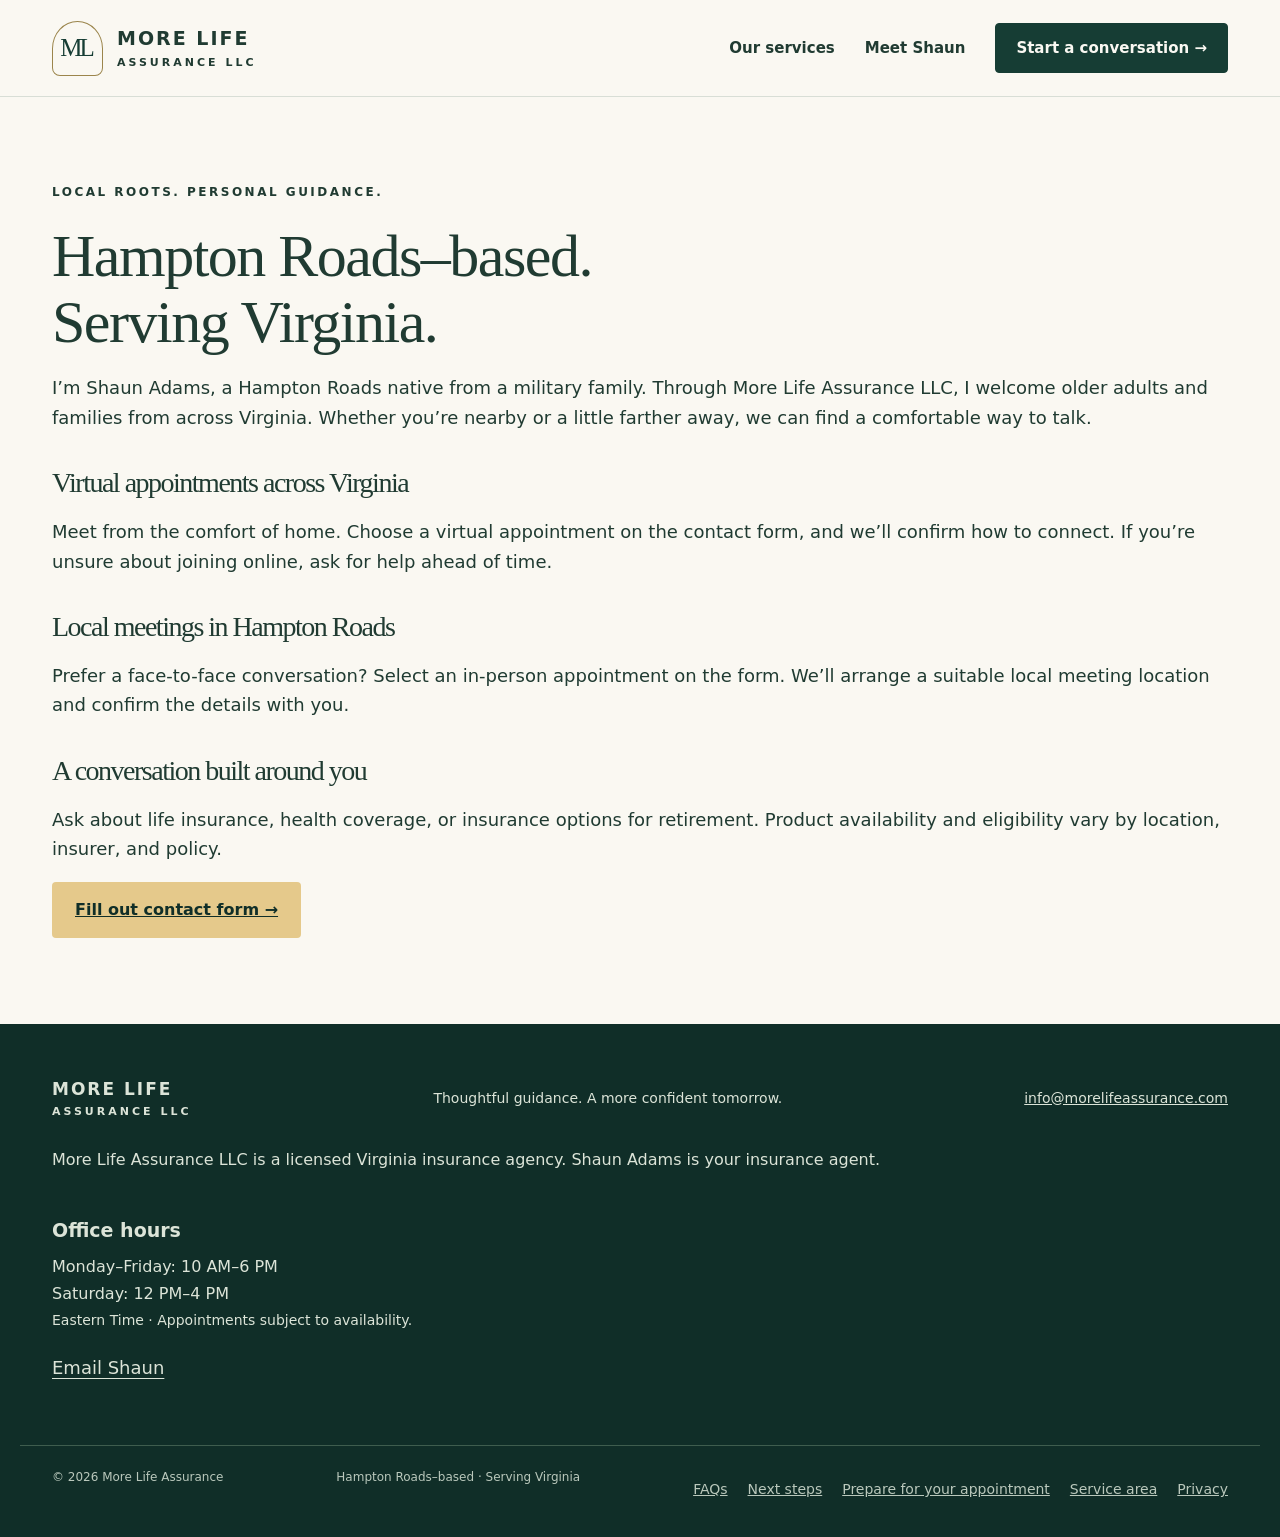
<file: service-area.html>
<!doctype html><html lang="en"><head><meta charset="utf-8"><meta name="viewport" content="width=device-width,initial-scale=1"><meta name="description" content="Our service area at More Life Assurance."><meta name="theme-color" content="#173e35"><title>Our service area | More Life Assurance</title><link rel="stylesheet" href="/styles.css"><link rel="canonical" href="https://morelifeassurance.com/service-area.html"></head><body><a class="skip" href="#main">Skip to content</a><header class="header"><div class="wrap header-inner"><a class="brand" href="/"><span class="monogram" aria-hidden="true">ML</span><span>MORE LIFE<span class="brand-small">ASSURANCE LLC</span></span></a><nav aria-label="Main navigation"><a href="/#services">Our services</a><a href="/#about">Meet Shaun</a><a href="/#information-form">Contact</a><a class="nav-book" href="/#information-form">Start a conversation <span aria-hidden="true">→</span></a></nav></div></header><main id="main" class="info-page"><section class="section wrap privacy-content"><p class="eyebrow">Local roots. Personal guidance.</p><h1>Hampton Roads–based.<br>Serving Virginia.</h1><p>I’m Shaun Adams, a Hampton Roads native from a military family. Through More Life Assurance LLC, I welcome older adults and families from across Virginia. Whether you’re nearby or a little farther away, we can find a comfortable way to talk.</p><h2>Virtual appointments across Virginia</h2><p>Meet from the comfort of home. Choose a virtual appointment on the contact form, and we’ll confirm how to connect. If you’re unsure about joining online, ask for help ahead of time.</p><h2>Local meetings in Hampton Roads</h2><p>Prefer a face-to-face conversation? Select an in-person appointment on the form. We’ll arrange a suitable local meeting location and confirm the details with you.</p><h2>A conversation built around you</h2><p>Ask about life insurance, health coverage, or insurance options for retirement. Product availability and eligibility vary by location, insurer, and policy.</p><a class="button gold" href="/#information-form">Fill out contact form →</a></section></main><footer><div class="wrap footer-top"><a class="brand" href="/">MORE LIFE <span class="brand-small">ASSURANCE LLC</span></a><p>Thoughtful guidance. A more confident tomorrow.</p><a href="mailto:info@morelifeassurance.com">info@morelifeassurance.com</a></div><div class="wrap"><p style="font-size:16px">More Life Assurance LLC is a licensed Virginia insurance agency. Shaun Adams is your insurance agent.</p></div><section class="wrap office-hours" aria-label="Office hours"><h2>Office hours</h2><p>Monday–Friday: 10 AM–6 PM<br>Saturday: 12 PM–4 PM<br><span>Eastern Time · Appointments subject to availability.</span></p><a href="mailto:info@morelifeassurance.com">Email Shaun</a></section><div class="wrap footer-bottom"><span>© 2026 More Life Assurance</span><span>Hampton Roads–based · Serving Virginia</span><span class="footer-links"><a href="/faq.html">FAQs</a><a href="/next-steps.html">Next steps</a><a href="/appointment-preparation.html">Prepare for your appointment</a><a href="/service-area.html">Service area</a><a href="/privacy.html">Privacy</a></span></div></footer><div class="mobile-start"><a class="button gold" href="/#information-form">Get started <span aria-hidden="true">→</span></a></div></body></html>
</file>
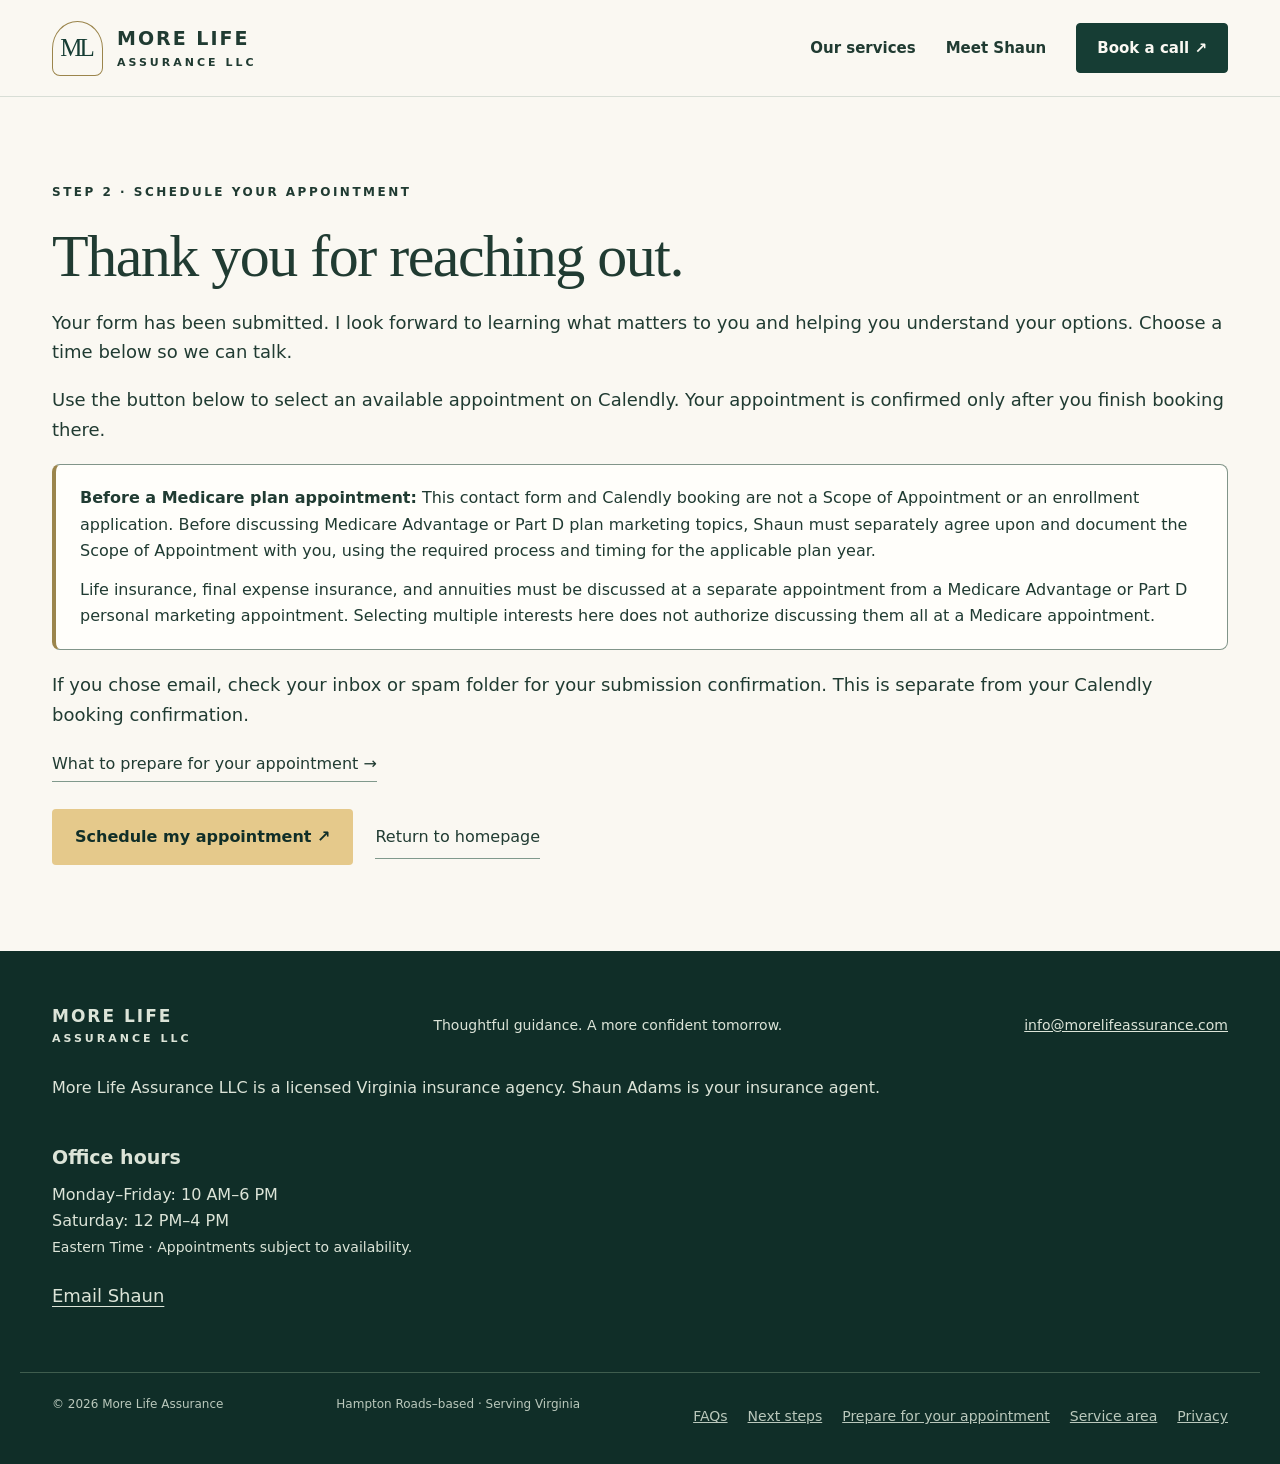
<file: thank-you.html>
<!doctype html><html lang="en"><head><meta charset="utf-8"><meta name="viewport" content="width=device-width,initial-scale=1"><meta name="robots" content="noindex"><meta name="description" content="Explore life insurance, health insurance, and retirement options with Shaun Adams."><meta name="theme-color" content="#173e35"><title>Thank you | More Life Assurance</title><link rel="stylesheet" href="/styles.css"><link rel="canonical" href="https://morelifeassurance.com/thank-you.html"></head><body><a class="skip" href="#main">Skip to content</a><header class="header"><div class="wrap header-inner"><a class="brand" href="/"><span class="monogram" aria-hidden="true">ML</span><span>MORE LIFE<span class="brand-small">ASSURANCE LLC</span></span></a><nav aria-label="Main navigation"><a href="/#services">Our services</a><a href="/#about">Meet Shaun</a><a href="/#information-form">Contact</a><a class="nav-book" href="https://calendly.com/siainsurancehelp">Book a call <span aria-hidden="true">↗</span></a></nav></div></header><main id="main" class="section wrap thank-you"><p class="eyebrow">Step 2 · Schedule your appointment</p><h1>Thank you for reaching out.</h1><p>Your form has been submitted. I look forward to learning what matters to you and helping you understand your options. Choose a time below so we can talk.</p><p>Use the button below to select an available appointment on Calendly. Your appointment is confirmed only after you finish booking there.</p><aside class="compliance-notice"><p><strong>Before a Medicare plan appointment:</strong> This contact form and Calendly booking are not a Scope of Appointment or an enrollment application. Before discussing Medicare Advantage or Part D plan marketing topics, Shaun must separately agree upon and document the Scope of Appointment with you, using the required process and timing for the applicable plan year.</p><p>Life insurance, final expense insurance, and annuities must be discussed at a separate appointment from a Medicare Advantage or Part D personal marketing appointment. Selecting multiple interests here does not authorize discussing them all at a Medicare appointment.</p></aside><p>If you chose email, check your inbox or spam folder for your submission confirmation. This is separate from your Calendly booking confirmation.</p><p><a class="text-link" href="/appointment-preparation.html">What to prepare for your appointment →</a></p><div class="actions"><a class="button gold" href="https://calendly.com/siainsurancehelp">Schedule my appointment ↗</a><a class="text-link" href="/">Return to homepage</a></div></main><footer><div class="wrap footer-top"><a class="brand" href="/">MORE LIFE <span class="brand-small">ASSURANCE LLC</span></a><p>Thoughtful guidance. A more confident tomorrow.</p><a href="mailto:info@morelifeassurance.com">info@morelifeassurance.com</a></div><div class="wrap"><p style="font-size:16px">More Life Assurance LLC is a licensed Virginia insurance agency. Shaun Adams is your insurance agent.</p></div><section class="wrap office-hours" aria-label="Office hours"><h2>Office hours</h2><p>Monday–Friday: 10 AM–6 PM<br>Saturday: 12 PM–4 PM<br><span>Eastern Time · Appointments subject to availability.</span></p><a href="mailto:info@morelifeassurance.com">Email Shaun</a></section><div class="wrap footer-bottom"><span>© 2026 More Life Assurance</span><span>Hampton Roads–based · Serving Virginia</span><span class="footer-links"><a href="/faq.html">FAQs</a><a href="/next-steps.html">Next steps</a><a href="/appointment-preparation.html">Prepare for your appointment</a><a href="/service-area.html">Service area</a><a href="/privacy.html">Privacy</a></span></div></footer></body></html>
</file>
<file: styles.css>
:root{--green:#173e35;--deep:#102e27;--cream:#f7f5ed;--gold:#dcc17c;--ink:#203b32;--muted:#5c6b62;--line:#d9dfd5}*{box-sizing:border-box}html{scroll-behavior:smooth;scroll-padding-top:25px}body{margin:0;background:var(--cream);color:var(--ink);font:18px/1.65 system-ui,-apple-system,BlinkMacSystemFont,"Segoe UI",sans-serif}a{color:inherit;text-decoration:none}a:focus-visible,summary:focus-visible{outline:3px solid #b7801d;outline-offset:6px}a:hover{text-decoration:underline;text-underline-offset:5px}.wrap{max-width:1180px;margin:auto;padding:0 32px}.header{background:var(--cream);border-bottom:1px solid var(--line)}.header-inner{min-height:106px;display:flex;align-items:center;justify-content:space-between;gap:25px}.brand{font-size:19px;letter-spacing:2px;font-weight:650;display:flex;align-items:center;gap:14px;line-height:1.3}.brand-small{display:block;font-size:10px;letter-spacing:3px;margin-top:5px}.monogram{display:grid;place-items:center;width:51px;height:55px;border:1px solid #9b854c;border-radius:50% 50% 8px 8px;color:var(--green);font:25px Georgia,serif;letter-spacing:-3px;padding-right:3px}nav{display:flex;align-items:center;gap:30px;font-size:15px;font-weight:600}nav a{padding:12px 0}.nav-book{border:1px solid var(--green);border-radius:6px;padding:10px 18px}h1,h2,h3{font-family:Georgia,"Times New Roman",serif;font-weight:400;line-height:1.09;letter-spacing:-1.5px;margin:0}h1{font-size:clamp(44px,5.8vw,76px)}h2{font-size:clamp(34px,4vw,49px)}h3{font-size:30px;letter-spacing:-.6px}p{margin:18px 0}.eyebrow{text-transform:uppercase;letter-spacing:2.5px;font-size:12px;font-weight:650;line-height:1.6;margin:0 0 22px}.hero{background:var(--green);color:var(--cream);padding:85px 0}.hero-grid{display:grid;grid-template-columns:1.4fr 1fr;align-items:center;gap:80px}.hero h1 em{color:var(--gold);font-weight:400}.hero p.lead{max-width:600px;color:#e1e7dc;margin:28px 0;font-size:19px}.actions{display:flex;flex-wrap:wrap;align-items:center;gap:22px;margin-top:32px}.button{display:inline-flex;align-items:center;justify-content:center;gap:25px;min-height:54px;padding:13px 23px;border-radius:6px;font-size:16px;font-weight:650;line-height:1.5}.gold{background:var(--gold);color:var(--deep)}.button:hover{background:#ebd59b;text-decoration:none}.text-link{font-size:16px;border-bottom:1px solid #80998c;padding:8px 0}.hero-aside{border:1px solid #678071;padding:44px 34px;border-radius:160px 160px 12px 12px;background:#20483d;text-align:center}.sun{width:94px;height:94px;border:1px solid var(--gold);border-radius:50%;margin:6px auto 30px;display:grid;place-items:center;color:var(--gold);font:36px Georgia,serif;letter-spacing:-3px}.hero-aside h2{font-size:34px}.hero-aside p{font-size:15px;color:#d7dfd2}.aside-items{border-top:1px solid #577367;text-align:left;margin-top:28px;padding-top:15px}.aside-items span{display:block;padding:9px 0;font-size:16px}.aside-items span::before{content:"✓";color:var(--gold);margin-right:12px}.intro-strip{border-bottom:1px solid var(--line)}.strip-inner{display:flex;justify-content:space-between;gap:20px;padding-top:23px;padding-bottom:23px;font-size:14px}.section{padding-block:80px}.section-heading{display:flex;justify-content:space-between;gap:40px;align-items:end;margin-bottom:38px}.section-heading>p{max-width:340px;color:var(--muted);font-size:16px;margin:0}.cards{display:grid;grid-template-columns:repeat(3,1fr);gap:22px}.service-card{background:#fffefa;border:1px solid var(--line);border-radius:10px;padding:30px;display:flex;flex-direction:column;align-items:start;transition:transform .2s,border-color .2s}.service-card:hover{transform:translateY(-4px);border-color:#a58b4b;text-decoration:none}.card-number{font:italic 26px Georgia,serif;color:#7a693f;margin-bottom:30px}.service-card .eyebrow{font-size:10px;letter-spacing:1.7px;margin-bottom:12px}.service-card>p:not(.eyebrow){color:var(--muted);font-size:16px}.card-link{border-top:1px solid var(--line);padding-top:20px;margin-top:auto;width:100%;font-size:14px;font-weight:650;display:flex;justify-content:space-between;gap:10px}.about{background:#e9ede3}.about-grid{display:grid;grid-template-columns:1fr 1.1fr;gap:80px;align-items:center}.quote{border-left:2px solid #ad9659;padding-left:25px;font:29px/1.4 Georgia,serif}.about p{color:#485e51}.signature{font-weight:650;font-size:16px}.steps{display:grid;grid-template-columns:repeat(3,1fr);gap:35px;margin-top:40px}.step{border-top:1px solid #b9c8ba;padding-top:23px}.step h3{font-size:24px}.step p{font-size:16px;color:var(--muted)}.cta{background:var(--green);color:var(--cream);border-radius:12px;padding:48px;display:flex;align-items:center;justify-content:space-between;gap:35px}.cta h2{font-size:39px}.cta p{color:#d7dfd2;margin-bottom:0}.cta .button{flex-shrink:0}footer{background:var(--deep);color:#dce4d8;padding:44px 0 25px}.footer-top{display:flex;align-items:center;justify-content:space-between;gap:24px;flex-wrap:wrap}.footer-top .brand{display:block;font-size:17px}.footer-top p,.footer-top>a:last-child{font-size:14px}.footer-top>a:last-child{overflow-wrap:anywhere;text-decoration:underline}.footer-bottom{border-top:1px solid #3f5d4e;margin-top:32px;padding-top:22px;display:flex;justify-content:space-between;gap:20px;font-size:12px;color:#bac8bc}.skip{position:absolute;left:15px;top:-100px;background:white;padding:12px;z-index:10}.skip:focus{top:10px}.service-hero{background:var(--green);color:var(--cream);padding:38px 0 70px}.breadcrumb{font-size:14px;margin-bottom:50px;color:#d7dfd2}.breadcrumb a{text-decoration:underline}.service-hero h1{max-width:900px;font-size:clamp(42px,5.8vw,68px)}.service-hero .lead{max-width:730px;color:#e1e7dc;font-size:20px;margin-top:26px}.detail-grid{display:grid;grid-template-columns:1.4fr 1fr;gap:65px}.detail-list{margin-top:32px}.detail-item{padding:26px 0;border-top:1px solid var(--line)}.detail-item h3{font-size:26px}.detail-item p{font-size:17px;color:var(--muted);margin-bottom:0}.prep{background:#e9ede3;border:1px solid var(--line);border-radius:10px;padding:32px;align-self:start}.prep h2{font-size:32px}.prep ul{padding-left:20px;font-size:16px}.prep li{padding:9px 0}.prep p{font-size:15px}.note{font-size:13px!important;color:var(--muted);max-width:930px;margin-top:35px}.other-services{display:flex;flex-wrap:wrap;gap:14px;margin-top:25px}.other-services a{border:1px solid var(--line);padding:14px 22px;border-radius:6px;background:#fffefa;font-size:16px}.section.compact{padding-top:0}
@media(max-width:850px){.hero-grid{gap:30px;grid-template-columns:1.3fr 1fr}.hero-aside{padding:35px 22px}.cards{gap:14px}.service-card{padding:23px}.about-grid{gap:35px}.cta{align-items:start;flex-direction:column}.detail-grid{gap:30px}}
@media(max-width:650px){body{font-size:17px}.wrap{padding-left:max(26px,env(safe-area-inset-left));padding-right:max(26px,env(safe-area-inset-right))}.header-inner{padding-top:19px;padding-bottom:15px;min-height:auto;flex-direction:column;align-items:start;gap:16px}.brand{font-size:17px}.monogram{width:42px;height:45px}nav{width:100%;justify-content:space-between;gap:12px;font-size:13px}.nav-book{padding:9px 13px}.hero{padding:49px 0}.hero-grid,.about-grid,.detail-grid{grid-template-columns:1fr;gap:35px}.hero h1{font-size:48px}.hero p.lead{font-size:18px}.hero-aside{border-radius:10px;text-align:left;padding:26px}.sun{display:none}.hero-aside h2{font-size:29px}.hero-aside p{margin:12px 0}.aside-items{margin-top:18px}.strip-inner{flex-wrap:wrap;gap:7px 20px;font-size:12px}.section{padding-block:53px}.section-heading{display:block}.section-heading>p{margin-top:18px}.cards,.steps{grid-template-columns:1fr}.service-card{padding:27px}.card-number{margin-bottom:18px}.service-card h3{font-size:32px}.card-link{margin-top:12px}.steps{gap:20px}.cta{padding:30px 25px}.cta h2{font-size:33px}.button{font-size:15px}.footer-bottom{flex-direction:column;gap:7px}.footer-top{display:block}.service-hero{padding-top:26px;padding-bottom:47px}.breadcrumb{margin-bottom:34px}.service-hero .lead{font-size:18px}.prep{padding:26px}.other-services a{width:100%}}
@media(prefers-reduced-motion:reduce){html{scroll-behavior:auto}.service-card{transition:none}}

.inquiry-form{background:#fffefa;border:1px solid var(--line);border-radius:12px;padding:36px;max-width:900px;margin:auto}.form-grid{display:grid;grid-template-columns:1fr 1fr;gap:22px}.form-field{min-width:0}.full-width{grid-column:1/-1}.form-field label{display:block;font-size:16px;font-weight:650;margin-bottom:8px}.form-field input{width:100%;min-height:54px;border:1px solid #819589;border-radius:6px;background:white;padding:12px 14px;font:inherit;font-size:17px;color:var(--ink)}.form-field input::placeholder{color:#6d776f}.inquiry-form input:focus-visible,.inquiry-form button:focus-visible{outline:3px solid #a87820;outline-offset:3px}.meeting-choice{border:0;padding:0;margin:30px 0 22px;min-width:0}.meeting-choice legend{font-size:18px;font-weight:650;margin-bottom:14px}.radio-options{display:grid;grid-template-columns:1fr 1fr;gap:16px}.radio-options>label{display:flex;align-items:start;gap:10px;border:1px solid #819589;border-radius:8px;padding:18px;cursor:pointer;font-weight:600}.radio-options input,.contact-consent input{width:20px;height:20px;flex-shrink:0;margin-top:5px;accent-color:var(--green)}.radio-options label:has(input:checked){background:#e9ede3;border-color:var(--green)}.choice-help{display:block;font-size:14px;font-weight:400;margin-top:4px;color:var(--muted)}.contact-consent{display:flex;align-items:start;gap:12px;font-size:16px;cursor:pointer}.form-help{font-size:14px;color:var(--muted);line-height:1.6}.form-help a{text-decoration:underline;overflow-wrap:anywhere}.inquiry-form button{border:0;cursor:pointer;font-family:inherit;margin:8px 0}.thank-you{max-width:850px;margin:auto;min-height:55vh}.thank-you h1{font-size:clamp(38px,6vw,60px)}
@media(max-width:650px){.inquiry-form{padding:24px 19px}.form-grid,.radio-options{grid-template-columns:1fr}.header nav{flex-wrap:wrap;gap:8px 14px}.header nav .nav-book{margin-left:auto}.full-width{grid-column:auto}}

.service-needs{display:grid;gap:20px}.need-group{border:1px solid #819589;border-radius:8px;padding:22px;background:#f7f5ed}.need-title{display:flex;align-items:center;gap:12px;font-weight:700;cursor:pointer}.need-title input,.need-options input{width:20px;height:20px;accent-color:var(--green);flex-shrink:0}.need-details{border:0;padding:18px 0 0;margin:15px 0 0;min-width:0;border-top:1px solid var(--line)}.need-details legend{font-size:16px;font-weight:600;padding:0}.need-options{display:grid;gap:10px}.need-options label{display:flex;align-items:center;gap:12px;min-height:48px;cursor:pointer;font-size:16px}.need-details:disabled{opacity:.55}.extra-info{margin:30px 0}.form-field textarea{display:block;width:100%;resize:vertical;min-height:140px;border:1px solid #819589;border-radius:6px;background:white;padding:14px;font:inherit;font-size:17px;color:var(--ink)}.form-field textarea:focus-visible{outline:3px solid #a87820;outline-offset:3px}

/* Meet your agent portrait */
.about-grid{grid-template-columns:minmax(0,.85fr) minmax(0,1.15fr);align-items:center;gap:60px}.agent-portrait{margin:0;width:100%;max-width:440px;justify-self:center}.agent-portrait img{display:block;width:100%;height:auto;border-radius:16px;box-shadow:0 16px 40px #102e271a}.agent-bio{min-width:0}.agent-bio .quote{font-size:23px;margin:26px 0 20px}@media(max-width:850px){.about-grid{gap:32px}}@media(max-width:650px){.about-grid{grid-template-columns:1fr;gap:32px}.agent-portrait{max-width:360px}.agent-bio .quote{font-size:22px}}

/* FAQs and privacy */
.faq-list{max-width:900px;margin-top:30px}.faq-list details{border-bottom:1px solid var(--line);padding:20px 0}.faq-list summary{cursor:pointer;font-weight:650;font-size:18px;min-height:44px;padding:8px 0}.faq-list details p{color:var(--muted);margin:10px 0 16px;max-width:760px}.footer-links{display:flex;gap:20px}.footer-links a{text-decoration:underline}.privacy-content{max-width:900px;overflow-wrap:anywhere}.privacy-content h1{font-size:clamp(38px,6vw,60px)}.privacy-content h2{font-size:28px;margin-top:36px}.privacy-content a{text-decoration:underline}.privacy-content li{margin:10px 0}

.information-links{display:grid;grid-template-columns:repeat(2,minmax(0,1fr));gap:18px;margin-top:30px}.information-links>a{display:block;padding:24px;border:1px solid var(--line);border-radius:10px;background:#fffefa}.information-links strong{display:block;font-size:20px}.information-links span{display:block;color:var(--muted);font-size:16px;margin-top:10px}.footer-links{flex-wrap:wrap}.info-page h1{font-size:clamp(38px,6vw,60px)}.info-page .steps{margin-bottom:32px}@media(max-width:650px){.information-links{grid-template-columns:1fr}}

.optional-coverage{margin-top:12px}.optional-coverage summary{cursor:pointer;min-height:44px;padding:10px 0;font-size:15px}.optional-coverage[hidden]{display:none}.need-group:has(.service-toggle:not(:checked)){padding-block:16px}#why-shaun .steps{margin-top:28px}

/* Readable insurance and Medicare disclosures */
.disclosure-wrap{padding-top:24px;padding-bottom:24px}.compliance-notice{border:1px solid #819589;border-left:4px solid #9b854c;border-radius:8px;background:#fffefa;color:var(--ink);padding:20px 24px;margin:20px 0;font-size:16px;line-height:1.65}.compliance-notice p{margin:0 0 12px}.compliance-notice p:last-child{margin-bottom:0}.compliance-notice a{text-decoration:underline}.disclosure-wrap .compliance-notice{margin:0}@media(max-width:650px){.compliance-notice{padding:18px}}

/* Contact details and accessible mobile navigation */
.office-hours{padding-top:24px;padding-bottom:20px}.office-hours h2{font:600 19px/1.5 system-ui,sans-serif;letter-spacing:0}.office-hours p{font-size:16px;margin:10px 0}.office-hours span{font-size:14px}.office-hours a,.credential-link a,.contact-hours a{text-decoration:underline;text-underline-offset:4px}.contact-hours{max-width:900px;margin:0 auto 24px;padding:24px;border:1px solid var(--line);border-radius:10px;background:#e9ede3}.contact-hours p{margin:8px 0}.credential-link{font-size:16px}.mobile-start{display:none}
a,button,input,textarea,summary{touch-action:manipulation}
:focus-visible{outline:3px solid #a87820;outline-offset:4px}
footer :focus-visible,.mobile-start :focus-visible{outline-color:#fff}
footer a{display:inline-block;min-height:44px;padding-block:10px}
.footer-top .brand{display:block}.footer-top a{max-width:100%}
.form-help,.choice-help{font-size:16px}
.inquiry-form input[type="checkbox"],.inquiry-form input[type="radio"]{min-width:22px;min-height:22px}
.contact-consent{padding-block:12px}
.form-field input:user-invalid,.form-field textarea:user-invalid{border:2px solid #9a3025}
.form-error{color:#84251d;border-left:4px solid #84251d;padding:12px 16px;background:#fff4ef}
.form-error[hidden]{display:none}
@media(max-width:650px){body:has(.mobile-start){padding-bottom:calc(86px + env(safe-area-inset-bottom))}.mobile-start{display:block;position:fixed;bottom:0;left:0;right:0;z-index:20;background:var(--deep);padding:12px max(20px,env(safe-area-inset-right)) calc(12px + env(safe-area-inset-bottom)) max(20px,env(safe-area-inset-left));box-shadow:0 -2px 12px #102e2726}.mobile-start .button{width:100%}body:has(.inquiry-form:focus-within) .mobile-start{display:none}html{scroll-padding-bottom:110px}.footer-links{gap:8px 20px}.hero h1{font-size:clamp(38px,10vw,48px)}.actions>*{max-width:100%}.inquiry-form .button{width:100%}.radio-options>label{min-height:48px}.office-hours h2{font-size:20px}}
@media(forced-colors:active){.button,.service-card,.mobile-start{border:1px solid ButtonText}}

/* Agency design: warm editorial type, clear service paths, generous reading space. */
:root{--green:#163d34;--deep:#102e28;--cream:#faf8f2;--gold:#e5c98b;--muted:#53665c;--line:#d8ded6}
.wrap{max-width:1240px}.header-inner{min-height:96px}.header .nav-book{background:var(--green);color:var(--cream);border-radius:4px;padding:12px 20px}.header nav>a:nth-child(3){display:none}.brand-small{font-size:11px}.hero{padding:72px 0 76px;background:radial-gradient(ellipse at 0 100%,#244c3d 0,transparent 65%),var(--deep)}.hero-grid{grid-template-columns:1.15fr .85fr;gap:76px}.hero h1{font-size:clamp(52px,6.3vw,82px);line-height:1.02;letter-spacing:-2.5px}.hero .eyebrow{color:#e9d5aa;font-size:12px;letter-spacing:2px}.hero p.lead{font-size:20px;line-height:1.65;max-width:550px;margin:26px 0 16px}.hero-welcome{color:#dae4da;max-width:520px;font-size:17px}.hero .actions{gap:24px}.hero-reassurance{color:#d8dfd2;font-size:14px;margin-top:24px}.hero-portrait{position:relative;margin:0;padding:0 16px 20px 0;isolation:isolate}.hero-portrait:after{content:"";position:absolute;inset:25px 0 0 24px;border:1px solid #c4a96c;border-radius:160px 160px 8px 8px;z-index:-1}.hero-portrait>img{display:block;width:100%;height:530px;object-fit:cover;object-position:center 32%;border-radius:150px 150px 6px 6px}.hero-portrait figcaption{position:relative;background:var(--cream);color:var(--deep);padding:22px 26px;margin:-25px 18px 0 22px;border-left:3px solid #b69855;box-shadow:0 12px 30px #001a1726}.hero-portrait figcaption>span{font-size:10px;letter-spacing:2px;font-weight:700}.hero-portrait strong{display:block;font:30px/1.3 Georgia,serif;margin-top:5px}.hero-portrait figcaption p{margin:3px 0 10px;font-size:14px}.hero-portrait figcaption a{font-size:14px;text-decoration:underline;text-underline-offset:4px}.button{border-radius:4px;min-height:56px}.intro-strip{background:#ecefe6}.strip-inner{font-size:15px;font-weight:600;padding-block:22px}.strip-inner span{display:flex;align-items:center;gap:12px}.strip-inner span:before{content:"";width:7px;height:7px;border-radius:50%;background:#927339;flex-shrink:0}.disclosure-wrap{padding-block:28px}.disclosure-wrap .compliance-notice{font-size:14px;line-height:1.65;background:transparent;border:0;border-left:2px solid #b69c61;border-radius:0;padding:2px 20px}.section{padding-block:86px}.section-heading>p{font-size:17px;max-width:365px}.section-heading h2{max-width:630px}.cards{grid-template-columns:repeat(2,minmax(0,1fr));gap:22px}.service-card{padding:34px 36px;position:relative;overflow:hidden;border-radius:5px;min-height:305px;background:#fffefa}.card-number{font-size:20px;margin-bottom:24px}.service-card .eyebrow{font-size:11px}.service-card h3{font-size:34px}.service-card>p:not(.eyebrow){font-size:17px;max-width:450px}.card-link{font-size:15px;margin-top:auto}.health-path{display:flex;justify-content:space-between;align-items:center;gap:28px;border-bottom:1px solid var(--line);padding:28px 0}.health-path strong{font-size:19px}.health-path p{font-size:16px;color:var(--muted);margin:4px 0}.health-path .text-link{flex-shrink:0}.about{background:#e9eee5}.about-grid{gap:65px;grid-template-columns:.8fr 1.2fr}.agent-portrait{margin:0}.agent-portrait img{width:100%;height:500px;object-fit:cover;object-position:center 30%;border-radius:5px}.agent-bio h2{font-size:46px}.agent-bio>p{font-size:17px}.quote{font-size:24px;margin:26px 0}.process-number{font:italic 29px Georgia,serif;color:#8c743f;display:block;margin:0 0 20px}.step h3{font-size:28px}.step p{font-size:17px}.process-note{font-size:14px;color:var(--muted);border-top:1px solid var(--line);padding-top:20px;margin-top:30px}#helpful-information{padding-top:0}.information-links>a{border-radius:4px;transition:border-color .2s}.information-links>a:hover{border-color:#8d7440;text-decoration:none}.home-faq{background:#eeeee5;margin-bottom:80px}.faq-grid{display:grid;grid-template-columns:.85fr 1.15fr;gap:65px}.home-faq .faq-list{margin:0}.home-faq details{border-bottom:1px solid #c5cfc3;padding:16px 0}.home-faq summary{font-weight:650;font-size:18px;padding:10px 0;cursor:pointer;line-height:1.5}.home-faq details p{font-size:17px;margin:10px 0 20px}.cta{border-radius:5px;padding:46px}.cta h2{line-height:1.15}.contact-hours{border-radius:5px}.inquiry-form{border-radius:5px;box-shadow:0 10px 40px #14392d06}.service-hero{background:linear-gradient(110deg,#102e28,#234c3f)}.prep{border-radius:5px}.footer-links a{font-size:14px}.note{font-size:15px!important}img{max-width:100%}.hero .text-link{color:#f2e8cd}
@media(min-width:950px){.hero-portrait{max-width:450px;justify-self:end}.hero-grid{min-height:570px}}
@media(max-width:950px){.hero-grid{gap:35px}.hero-portrait>img{height:475px}.hero h1{font-size:60px}.hero .actions{align-items:flex-start;flex-direction:column;gap:12px}.about-grid{gap:35px}.faq-grid{gap:35px}.header nav{gap:20px}}
@media(max-width:650px){.wrap{padding-inline:max(24px,env(safe-area-inset-left)) max(24px,env(safe-area-inset-right))}.header-inner{gap:13px;padding-block:18px}.header nav{gap:12px;flex-wrap:wrap;font-size:14px}.header nav .nav-book{font-size:13px;padding:10px 12px}.hero{padding:45px 0 52px}.hero-grid{grid-template-columns:1fr;gap:35px}.hero h1{font-size:clamp(46px,11.5vw,64px);letter-spacing:-1.5px}.hero p.lead{font-size:19px}.hero-welcome{font-size:17px}.hero .actions{align-items:stretch;gap:14px}.hero .text-link{align-self:flex-start}.hero-portrait{width:100%;max-width:390px;justify-self:center;padding-right:14px}.hero-portrait>img{height:385px;border-radius:110px 110px 5px 5px}.hero-portrait:after{border-radius:110px 110px 5px 5px}.hero-portrait figcaption{padding:18px 20px;margin-top:-20px}.hero-portrait figcaption strong{font-size:27px}.strip-inner{display:grid;gap:10px;font-size:14px;padding-block:20px}.disclosure-wrap{padding-block:24px}.disclosure-wrap .compliance-notice{font-size:14px;padding-left:16px}.section{padding-block:56px}#services{padding-top:30px}.cards{grid-template-columns:1fr;gap:16px}.service-card{padding:28px;min-height:auto}.service-card h3{font-size:31px}.card-number{margin-bottom:18px}.card-link{margin-top:15px}.section-heading{margin-bottom:28px}.health-path{display:block;padding-block:24px}.health-path .text-link{display:inline-block;margin-top:10px}.about-grid,.faq-grid{grid-template-columns:1fr;gap:32px}.agent-portrait{max-width:330px;margin:auto;width:100%}.agent-portrait img{height:365px}.agent-bio h2{font-size:37px}.home-faq{margin-bottom:55px}.home-faq h2{font-size:38px}.cta{padding:30px 25px}.cta h2{font-size:32px}.cta .button{width:100%}.step h3{font-size:27px}.step{padding-top:20px}.process-number{margin-bottom:14px}.information-links strong{font-size:20px}.footer-links{display:flex;gap:8px 18px}.inquiry-form{padding:24px 18px}.hero-reassurance{font-size:14px}.brand{font-size:18px}}
@media(prefers-reduced-motion:reduce){.service-card,.information-links>a{transition:none}}
</file>
